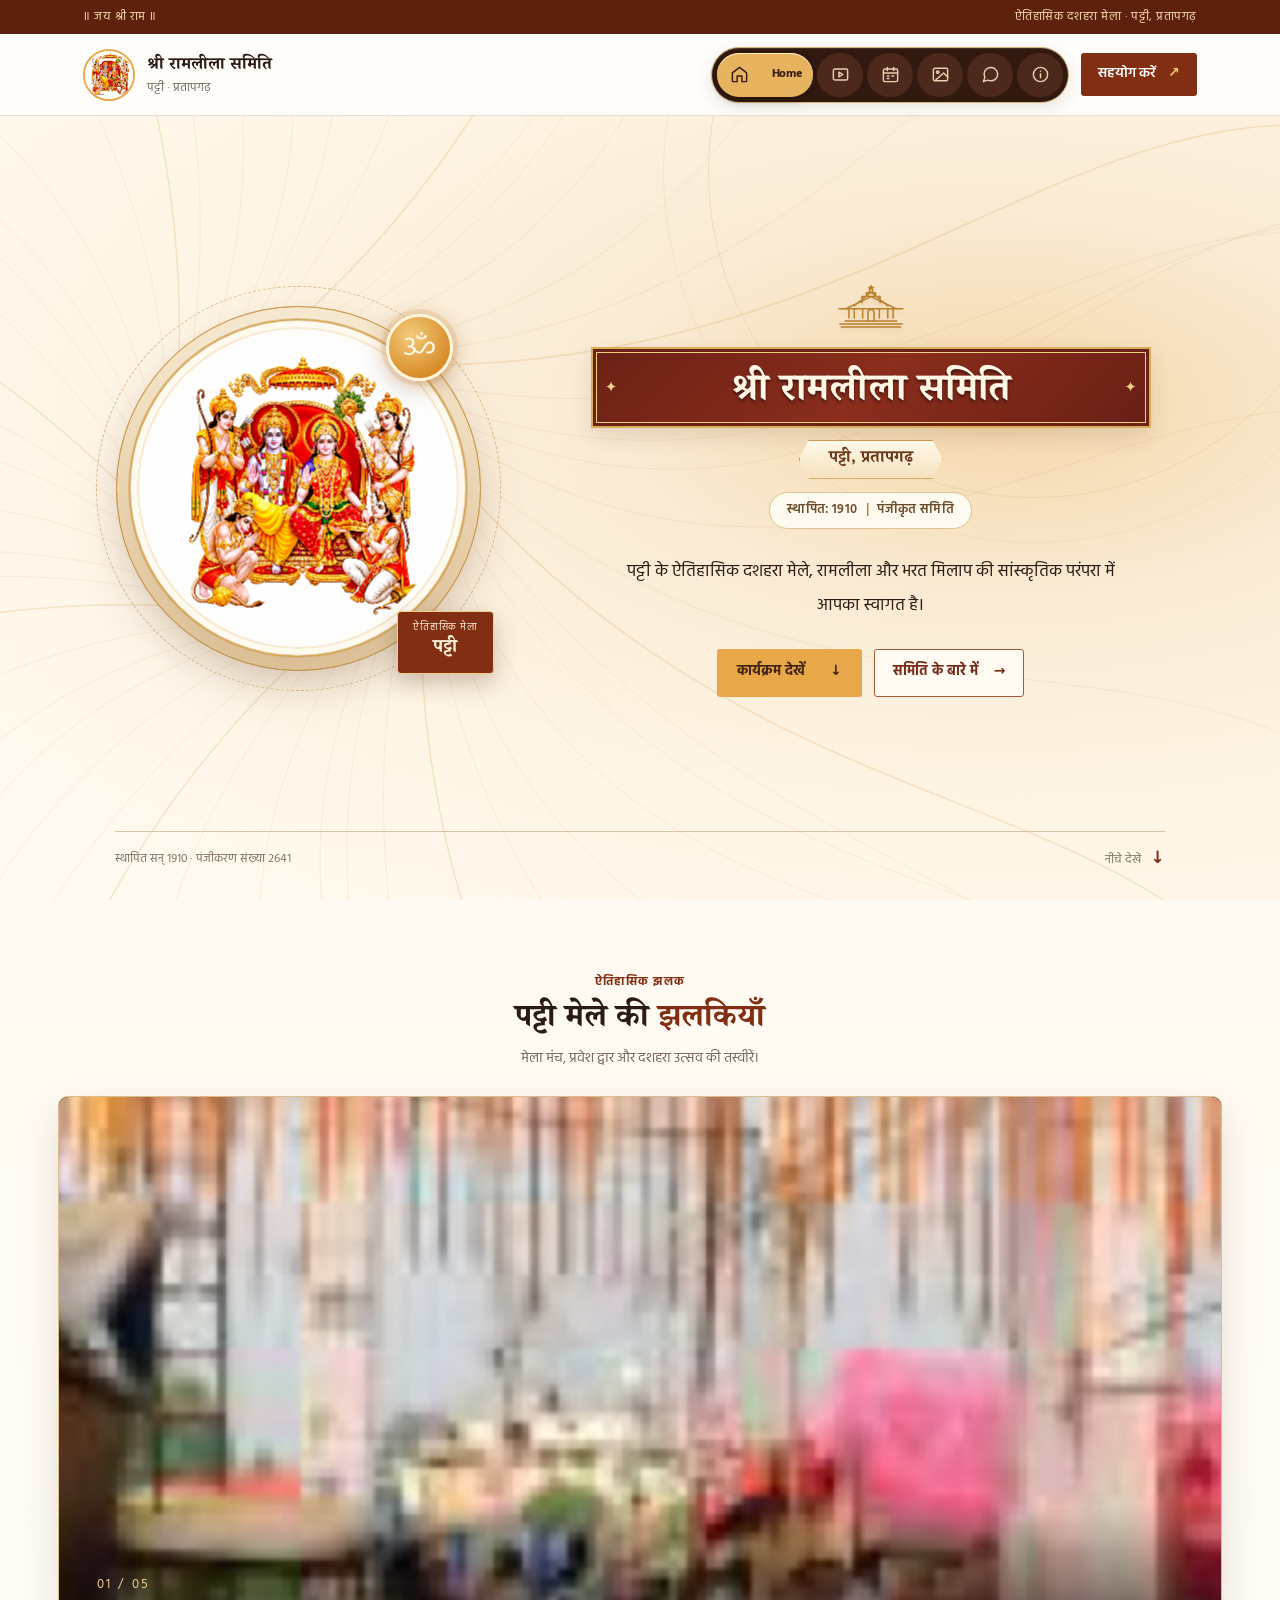
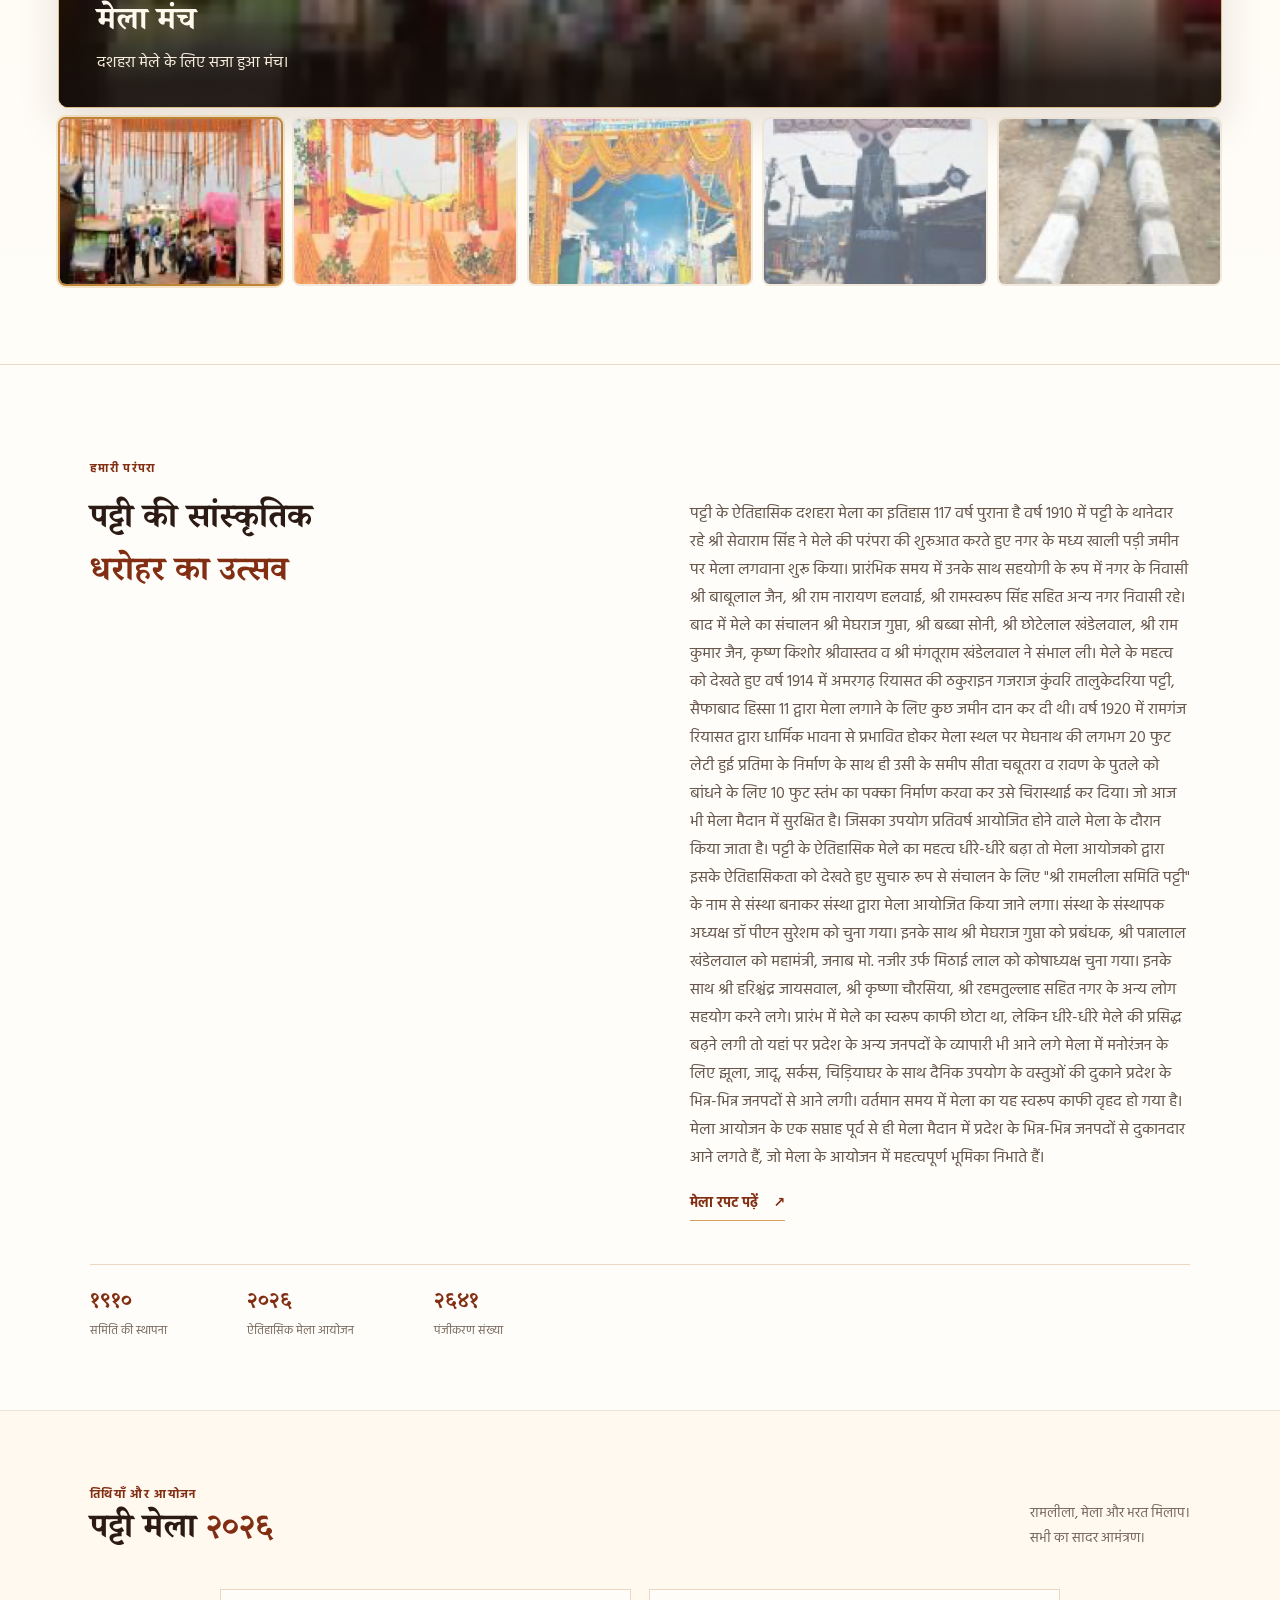
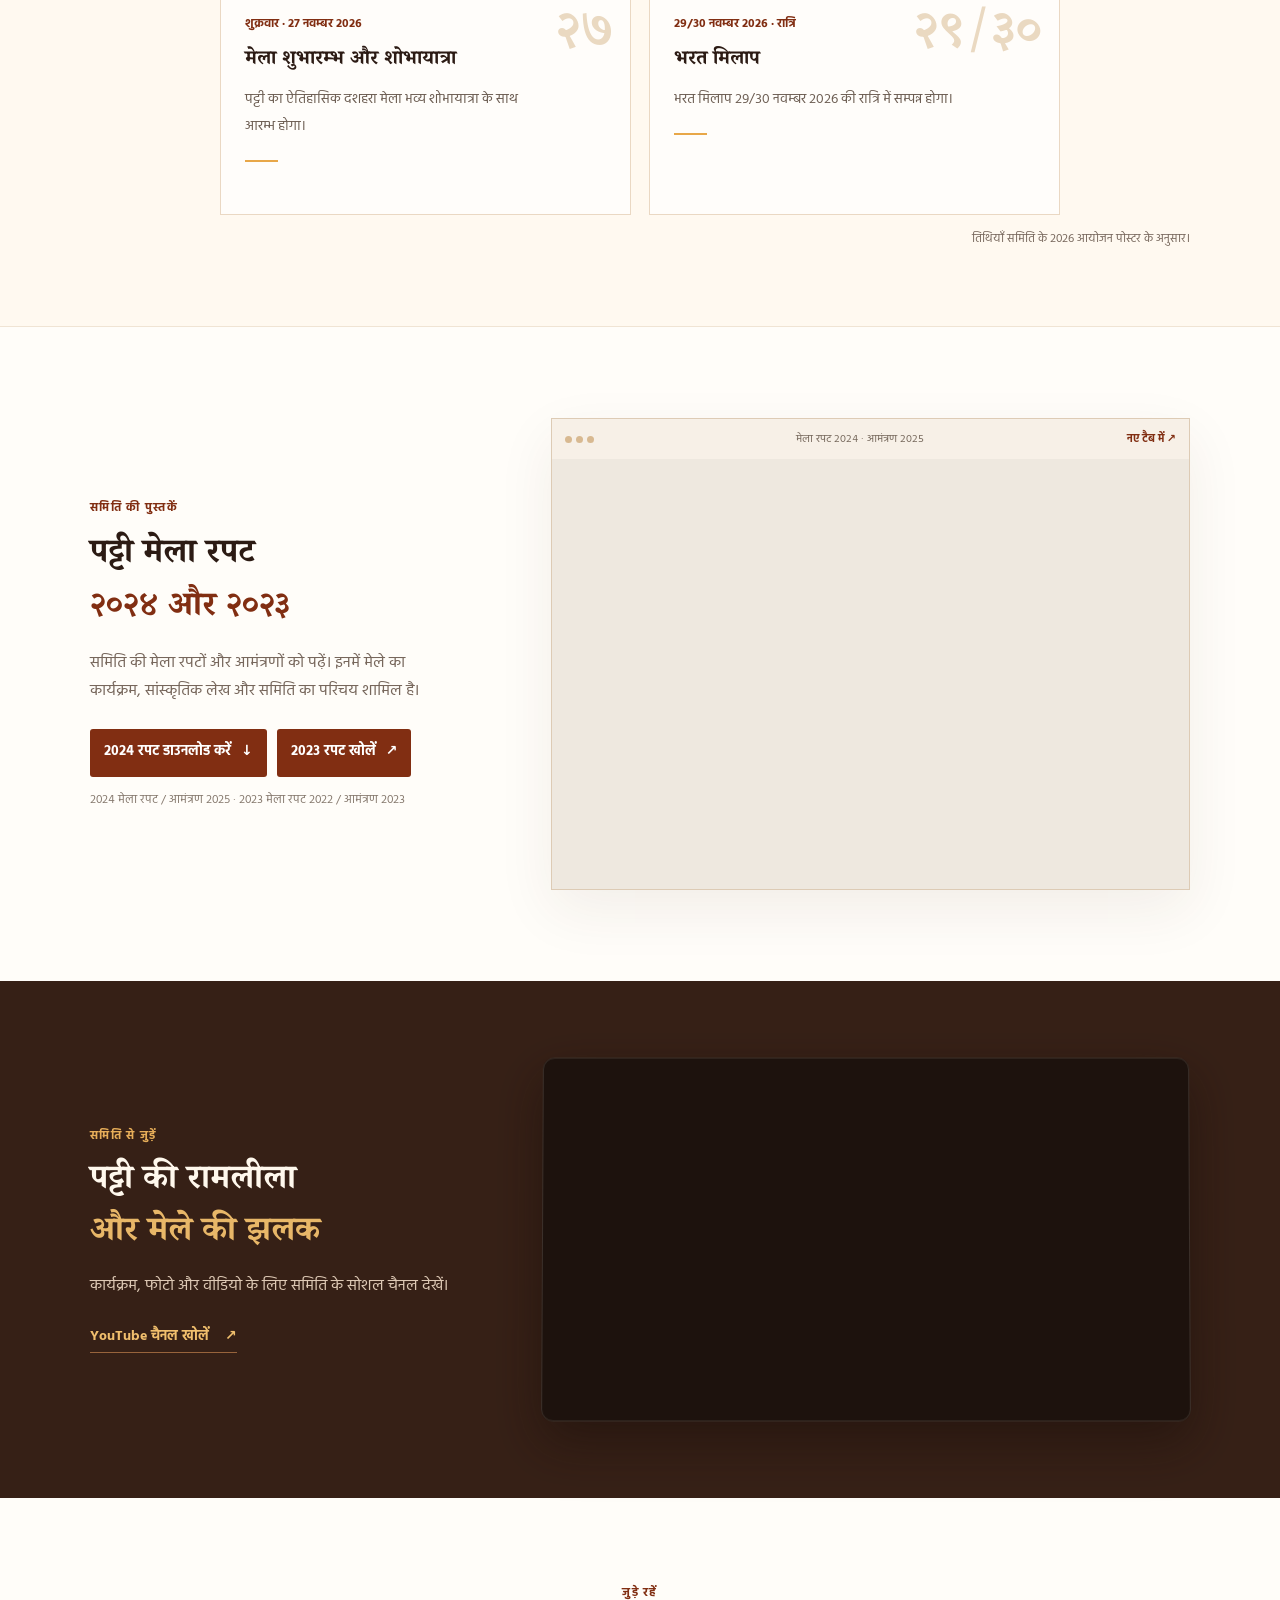
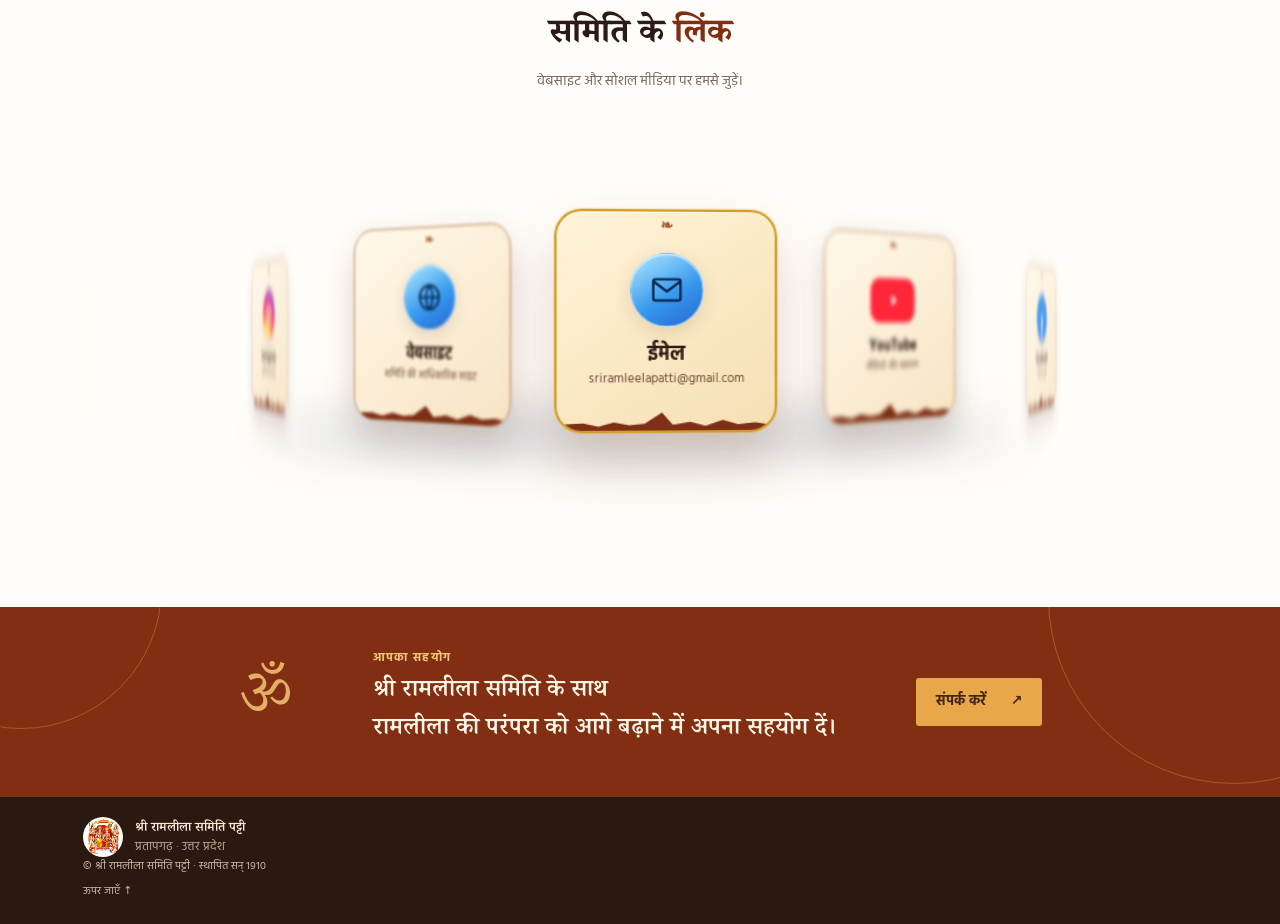
<file: index.html>
<!doctype html>
<html lang="hi">
<head><base id="site-base" href="/"><script>(function(){if(location.hostname.endsWith(".github.io")){var repo=location.pathname.split("/").filter(Boolean)[0];if(repo)document.getElementById("site-base").href="/"+repo+"/";}})();</script>
  <meta charset="utf-8">
  <meta name="viewport" content="width=device-width, initial-scale=1">
  <meta name="theme-color" content="#812e12">
  <meta name="description" content="श्री रामलीला समिति पट्टी, प्रतापगढ़ — ऐतिहासिक दशहरा मेला, रामलीला और भरत मिलाप।">
  <title>श्री रामलीला समिति पट्टी | प्रतापगढ़</title>
  <link rel="preconnect" href="https://fonts.googleapis.com">
  <link rel="preconnect" href="https://fonts.gstatic.com" crossorigin>
  <link href="https://fonts.googleapis.com/css2?family=Hind:wght@400;500;600;700&family=Noto+Sans+Devanagari:wght@700&family=Noto+Serif+Devanagari:wght@500;600;700&display=swap" rel="stylesheet">
  <link rel="stylesheet" href="style.css"><link rel="stylesheet" href="streaming-text.css?v=2">
  <link rel="stylesheet" href="pages.css?v=2">
  <link rel="stylesheet" href="home-art.css?v=17">
  <script src="script.js?v=11" defer></script>
  <script src="home-image-wheel.js?v=2" defer></script>
<link rel="stylesheet" href="apple-mail-tabs.css?v=7"></head>
<body>
  <div class="announcement"><span>॥ जय श्री राम ॥</span><span>ऐतिहासिक दशहरा मेला · पट्टी, प्रतापगढ़</span></div>
  <header class="site-header">
    <a class="brand" href="#home" aria-label="मुखपृष्ठ">
      <img src="assets/ram-darbar-divine-royal-assembly.png" alt="राम दरबार">
      <span><strong>श्री रामलीला समिति</strong><small>पट्टी · प्रतापगढ़</small></span>
    </a>
    <button class="nav-toggle" aria-label="मेन्यू खोलें" aria-expanded="false" aria-controls="site-nav"><span></span><span></span><span></span></button>
    <nav id="site-nav" class="nav">
      <a href="index.html">Home</a><a href="live/">Live Telecast</a><a href="schedule/">Schedule</a><a href="gallery/">Gallery</a><a href="contact/">Contact Us</a>
      <div class="nav-drop"><button type="button" aria-expanded="false">About Us <span>⌄</span></button><div class="nav-drop-menu"><a href="about/">About Us</a><a href="about/organizers/">Organizers</a><a href="about/members/">Members</a><a href="about/history/">History</a></div></div>
      <a class="nav-cta" href="index.html#donate">सहयोग करें <span>↗</span></a>
    </nav>
  </header>

  <main id="home">
    <section class="hero">
      <canvas class="hero-silk-canvas" aria-hidden="true"></canvas><div class="hero-copy">
        <div class="temple-mark" aria-hidden="true"><svg viewBox="0 0 100 66" fill="none" xmlns="http://www.w3.org/2000/svg"><g stroke="currentColor" stroke-width="2" stroke-linecap="round" stroke-linejoin="round"><path d="M9 54h82M16 50h68M21 46V34h58v12M17 34h66L50 18 17 34Z"/><path d="m28 30 22-18 22 18M38 26V18h24v8M44 18v-5h12v5M48 13V8h4v5M28 34v12m11-12v12m22-12v12m11-12v12M46 50V39a4 4 0 0 1 8 0v11M11 58h78M50 4v4m-3-2h6"/><path d="M8 34h9m66 0h9"/></g><path d="M50 2 48.6 5 50 8l1.4-3L50 2Z" fill="currentColor"/></svg></div>
        <div class="hero-title-plaque"><h1>श्री रामलीला समिति</h1></div>
        <p class="hero-location-ribbon">पट्टी, प्रतापगढ़</p>
        <p class="hero-location">स्थापित: 1910 <span aria-hidden="true">|</span> पंजीकृत समिति</p>
        <p class="hero-lead">पट्टी के ऐतिहासिक दशहरा मेले, रामलीला और भरत मिलाप की सांस्कृतिक परंपरा में आपका स्वागत है।</p>
        <div class="hero-actions"><a class="button button-gold" href="#schedule">कार्यक्रम देखें <span>↓</span></a><a class="text-link" href="#about">समिति के बारे में <span>→</span></a></div>
      </div>
      <div class="hero-art" aria-label="रामलीला महोत्सव"><div class="art-ring ring-one"></div><div class="art-ring ring-two"></div><div class="art-sun">ॐ</div><img src="assets/ram-darbar-divine-royal-assembly.png?v=2" alt="भगवान श्रीराम और राम दरबार"><canvas class="hero-ripple-canvas" aria-hidden="true"></canvas><div class="art-caption"><span>ऐतिहासिक मेला</span><strong>पट्टी</strong></div></div>
      <div class="hero-bottom"><span>स्थापित सन् १९१० · पंजीकरण संख्या २६४१</span><span class="scroll-cue">नीचे देखें <b>↓</b></span></div>
    </section>

    <section class="glide-section" aria-labelledby="glide-heading">
      <div class="section-wrap">
        <div class="glide-heading">
          <div class="section-kicker">ऐतिहासिक झलक</div>
          <h2 id="glide-heading">पट्टी मेले की <em>झलकियाँ</em></h2>
          <p>मेला मंच, प्रवेश द्वार और दशहरा उत्सव की तस्वीरें।</p>
        </div>
        <div class="image-glide" data-image-glide role="region" aria-label="पट्टी मेले की तस्वीरें">
          <div class="glide-stage" tabindex="0" role="group" aria-label="तस्वीर बदलने के लिए बाएँ या दाएँ तीर दबाएँ">
            <img class="glide-previous" src="assets/gallery/glide-01.jpg" alt="" aria-hidden="true" hidden>
            <img class="glide-active" src="assets/gallery/glide-01.jpg" alt="पट्टी मेले का सजा हुआ मंच">
            <span class="glide-light" aria-hidden="true"></span>
            <div class="glide-caption" aria-live="polite" aria-atomic="true">
              <span class="glide-count">01 / 05</span>
              <h3 class="glide-title">मेला मंच</h3>
              <p class="glide-description">दशहरा मेले के लिए सजा हुआ मंच।</p>
            </div>
          </div>
          <div class="glide-thumbnails" role="group" aria-label="तस्वीर चुनें">
            <button type="button" class="is-active" aria-label="मेला मंच दिखाएँ" aria-pressed="true" data-src="assets/gallery/glide-01.jpg" data-alt="पट्टी मेले का सजा हुआ मंच" data-title="मेला मंच" data-description="दशहरा मेले के लिए सजा हुआ मंच।"><img src="assets/gallery/glide-01.jpg" alt="" draggable="false"></button>
            <button type="button" aria-label="माता सीता चबूतरा दिखाएँ" aria-pressed="false" data-src="assets/gallery/glide-02.jpg" data-alt="माता सीता चबूतरा" data-title="माता सीता चबूतरा" data-description="मेले के मैदान में बना माता सीता चबूतरा।"><img src="assets/gallery/glide-02.jpg" alt="" draggable="false"></button>
            <button type="button" aria-label="मेला प्रवेश द्वार दिखाएँ" aria-pressed="false" data-src="assets/gallery/glide-03.jpg" data-alt="रोशनी से सजा मेला प्रवेश द्वार" data-title="मेला प्रवेश द्वार" data-description="रंगीन रोशनी और सजावट से सजा मेले का प्रवेश द्वार।"><img src="assets/gallery/glide-03.jpg" alt="" draggable="false"></button>
            <button type="button" aria-label="रावण दिखाएँ" aria-pressed="false" data-src="assets/gallery/glide-04.jpg" data-alt="दशहरा मेले में रावण का पुतला" data-title="रावण" data-description="दशहरा उत्सव के लिए तैयार रावण का पुतला।"><img src="assets/gallery/glide-04.jpg" alt="" draggable="false"></button>
            <button type="button" aria-label="कुंभकर्ण दिखाएँ" aria-pressed="false" data-src="assets/gallery/glide-05.jpg" data-alt="मेले के मैदान में कुंभकर्ण का पुतला" data-title="कुंभकर्ण" data-description="मेले के मैदान में रखा कुंभकर्ण का पुतला।"><img src="assets/gallery/glide-05.jpg" alt="" draggable="false"></button>
          </div>
        </div>
      </div>
    </section>

    <section id="about" class="intro section-wrap">
      <div class="section-kicker">हमारी परंपरा</div><div class="intro-grid"><h2>पट्टी की सांस्कृतिक<br><em>धरोहर का उत्सव</em></h2><div>
        <p>पट्टी के ऐतिहासिक दशहरा मेला का इतिहास 117 वर्ष पुराना है वर्ष 1910 में पट्टी के थानेदार रहे श्री सेवाराम सिंह ने मेले की परंपरा की शुरुआत करते हुए नगर के मध्य खाली पड़ी जमीन पर मेला लगवाना शुरू किया। प्रारंभिक समय में उनके साथ सहयोगी के रूप में नगर के निवासी श्री बाबूलाल जैन, श्री राम नारायण हलवाई, श्री रामस्वरूप सिंह सहित अन्य नगर निवासी रहे। बाद में मेले का संचालन श्री मेघराज गुप्ता, श्री बब्बा सोनी, श्री छोटेलाल खंडेलवाल, श्री राम कुमार जैन, कृष्ण किशोर श्रीवास्तव व श्री मंगतूराम खंडेलवाल ने संभाल ली। मेले के महत्व को देखते हुए वर्ष 1914 में अमरगढ़ रियासत की ठकुराइन गजराज कुंवरि तालुकेदरिया पट्टी, सैफाबाद हिस्सा 11 द्वारा मेला लगाने के लिए कुछ जमीन दान कर दी थी। वर्ष 1920 में रामगंज रियासत द्वारा धार्मिक भावना से प्रभावित होकर मेला स्थल पर मेघनाथ की लगभग 20 फुट लेटी हुई प्रतिमा के निर्माण के साथ ही उसी के समीप सीता चबूतरा व रावण के पुतले को बांधने के लिए 10 फुट स्तंभ का पक्का निर्माण करवा कर उसे चिरास्थाई कर दिया। जो आज भी मेला मैदान में सुरक्षित है। जिसका उपयोग प्रतिवर्ष आयोजित होने वाले मेला के दौरान किया जाता है। पट्टी के ऐतिहासिक मेले का महत्व धीरे-धीरे बढ़ा तो मेला आयोजको द्वारा इसके ऐतिहासिकता को देखते हुए सुचारु रूप से संचालन के लिए "श्री रामलीला समिति पट्टी" के नाम से संस्था बनाकर संस्था द्वारा मेला आयोजित किया जाने लगा। संस्था के संस्थापक अध्यक्ष डॉ पीएन सुरेशम को चुना गया। इनके साथ श्री मेघराज गुप्ता को प्रबंधक, श्री पन्नालाल खंडेलवाल को महामंत्री, जनाब मो. नजीर उर्फ मिठाई लाल को कोषाध्यक्ष चुना गया। इनके साथ श्री हरिश्चंद्र जायसवाल, श्री कृष्णा चौरसिया, श्री रहमतुल्लाह सहित नगर के अन्य लोग सहयोग करने लगे। प्रारंभ में मेले का स्वरूप काफी छोटा था, लेकिन धीरे-धीरे मेले की प्रसिद्ध बढ़ने लगी तो यहां पर प्रदेश के अन्य जनपदों के व्यापारी भी आने लगे मेला में मनोरंजन के लिए झूला, जादू, सर्कस, चिड़ियाघर के साथ दैनिक उपयोग के वस्तुओं की दुकाने प्रदेश के भिन्न-भिन्न जनपदों से आने लगी। वर्तमान समय में मेला का यह स्वरूप काफी वृहद हो गया है। मेला आयोजन के एक सप्ताह पूर्व से ही मेला मैदान में प्रदेश के भिन्न-भिन्न जनपदों से दुकानदार आने लगते हैं, जो मेला के आयोजन में महत्वपूर्ण भूमिका निभाते हैं।</p>
        <a class="underlined-link" href="#book">मेला रपट पढ़ें <span>↗</span></a>
      </div></div>
      <div class="stat-row"><div><strong>१९१०</strong><span>समिति की स्थापना</span></div><div><strong>२०२६</strong><span>ऐतिहासिक मेला आयोजन</span></div><div><strong>२६४१</strong><span>पंजीकरण संख्या</span></div></div>
    </section>

    <section id="schedule" class="schedule-section">
      <div class="section-wrap"><div class="section-heading"><div><div class="section-kicker">तिथियाँ और आयोजन</div><h2>पट्टी मेला <em>२०२६</em></h2></div><p>रामलीला, मेला और भरत मिलाप।<br>सभी का सादर आमंत्रण।</p></div>
        <div class="schedule-grid schedule-grid--current">
          <article class="day-card"><span class="day-number">२७</span><div class="day-date">शुक्रवार · २७ नवम्बर २०२६</div><h3>मेला शुभारम्भ और शोभायात्रा</h3><p>पट्टी का ऐतिहासिक दशहरा मेला भव्य शोभायात्रा के साथ आरम्भ होगा।</p><span class="card-rule"></span></article>
          <article class="day-card"><span class="day-number">२९/३०</span><div class="day-date">२९/३० नवम्बर २०२६ · रात्रि</div><h3>भरत मिलाप</h3><p>भरत मिलाप २९/३० नवम्बर २०२६ की रात्रि में सम्पन्न होगा।</p><span class="card-rule"></span></article>
        </div><p class="schedule-note">तिथियाँ समिति के २०२६ आयोजन पोस्टर के अनुसार।</p>
      </div>
    </section>

    <section id="book" class="book-section section-wrap">
      <div class="book-copy"><div class="section-kicker">समिति की पुस्तकें</div><h2>पट्टी मेला रपट<br><em>२०२४ और २०२३</em></h2><p>समिति की मेला रपटों और आमंत्रणों को पढ़ें। इनमें मेले का कार्यक्रम, सांस्कृतिक लेख और समिति का परिचय शामिल है।</p><div class="book-actions"><a class="button button-rust" href="assets/ramleela-book.pdf" download>२०२४ रपट डाउनलोड करें <span>↓</span></a><a class="button button-rust" href="assets/ramleela-report-2023.pdf" target="_blank" rel="noopener">२०२३ रपट खोलें <span>↗</span></a></div><p class="file-meta">२०२४ मेला रपट / आमंत्रण २०२५ · २०२३ मेला रपट २०२२ / आमंत्रण २०२३</p></div>
      <div class="book-viewer"><div class="viewer-bar"><span><i></i><i></i><i></i></span><span>मेला रपट २०२४ · आमंत्रण २०२५</span><a href="assets/ramleela-book.pdf" target="_blank" rel="noopener">नए टैब में ↗</a></div><iframe src="assets/ramleela-book.pdf#view=FitH" title="मेला रपट २०२४ और आमंत्रण २०२५"></iframe></div>
    </section>

    <section id="live" class="live-section"><div class="section-wrap live-grid"><div><div class="section-kicker">समिति से जुड़ें</div><h2>पट्टी की रामलीला<br><em>और मेले की झलक</em></h2><p>कार्यक्रम, फोटो और वीडियो के लिए समिति के सोशल चैनल देखें।</p><a class="underlined-link" href="https://youtube.com/@shriramleelasamitipattipbh?si=acNR0dxjiNUA_b0V" target="_blank" rel="noopener">YouTube चैनल खोलें <span>↗</span></a></div><div class="video-frame"><iframe src="https://www.youtube-nocookie.com/embed/SooBMOhCyf4?enablejsapi=1&amp;playsinline=1" title="रामलीला समिति का वीडियो" loading="lazy" referrerpolicy="strict-origin-when-cross-origin" allow="accelerometer; autoplay; clipboard-write; encrypted-media; gyroscope; picture-in-picture; web-share" allowfullscreen></iframe></div></div></section>

    <section id="contact" class="contact-section section-wrap"><div class="contact-heading"><div class="section-kicker">जुड़े रहें</div><h2>समिति के <em>लिंक</em></h2><p>वेबसाइट और सोशल मीडिया पर हमसे जुड़ें।</p></div><div class="social-wheel"><div class="social-wheel-stage" role="region" tabindex="0" aria-label="समिति की वेबसाइट और सोशल मीडिया लिंक। कार्ड खिसकाने के लिए ड्रैग करें या तीर कुंजियाँ दबाएँ।"><div class="social-grid">
      <a style="--wheel-angle:0deg" href="http://shriramleelasamitipatti.com" target="_blank" rel="noopener"><span class="social-icon social-icon--web" aria-hidden="true"><svg viewBox="0 0 24 24"><circle cx="12" cy="12" r="9"/><path d="M3 12h18M12 3a15 15 0 0 1 0 18M12 3a15 15 0 0 0 0 18"/></svg></span><span><b>वेबसाइट</b><small>समिति की आधिकारिक साइट</small></span></a>
      <a style="--wheel-angle:51.43deg" href="mailto:sriramleelapatti@gmail.com"><span class="social-icon social-icon--mail" aria-hidden="true"><svg viewBox="0 0 24 24"><rect x="3" y="5" width="18" height="14" rx="1.5"/><path d="m4 7 8 6 8-6"/></svg></span><span><b>ईमेल</b><small>sriramleelapatti@gmail.com</small></span></a>
      <a style="--wheel-angle:102.86deg" href="https://youtube.com/@shriramleelasamitipattipbh?si=acNR0dxjiNUA_b0V" target="_blank" rel="noopener"><span class="social-icon social-icon--youtube" aria-hidden="true"><svg viewBox="0 0 24 24"><path d="m10 8 6 4-6 4z" fill="currentColor" stroke="none"/></svg></span><span><b>YouTube</b><small>वीडियो और प्रसारण</small></span></a>
      <a style="--wheel-angle:154.29deg" href="https://www.instagram.com/patti_sriramleela_samiti?psln=cjg3OWozMjIza3Nz&amp;utm_source=qr" target="_blank" rel="noopener"><span class="social-icon social-icon--instagram" aria-hidden="true"><svg viewBox="0 0 24 24"><rect x="3.5" y="3.5" width="17" height="17" rx="5"/><circle cx="12" cy="12" r="4"/><circle cx="17.7" cy="6.5" r=".8" fill="currentColor" stroke="none"/></svg></span><span><b>Instagram</b><small>तस्वीरें और समाचार</small></span></a>
      <a style="--wheel-angle:205.71deg" href="https://x.com/sriramlilapatti?s=11" target="_blank" rel="noopener"><span class="social-icon social-icon--x" aria-hidden="true">𝕏</span><span><b>X / Twitter</b><small>समिति के अपडेट</small></span></a>
      <a style="--wheel-angle:257.14deg" href="https://www.facebook.com/share/1cJonxC7UV/?mibextid=wwXIfr" target="_blank" rel="noopener"><span class="social-icon social-icon--facebook" aria-hidden="true">f</span><span><b>Facebook</b><small>हमारे साथ जुड़ें</small></span></a>
      <a style="--wheel-angle:308.57deg" href="https://api.whatsapp.com/send?phone=8052890134&amp;text=%F0%9F%99%8F%20%E0%A4%9C%E0%A4%AF%20%E0%A4%B6%E0%A5%8D%E0%A4%B0%E0%A5%80%20%E0%A4%B0%E0%A4%BE%E0%A4%AE%20%F0%9F%99%8F" target="_blank" rel="noopener"><span class="social-icon social-icon--whatsapp" aria-hidden="true"><svg viewBox="0 0 24 24"><path d="M20 11.6a8 8 0 0 1-11.8 7L4 20l1.4-4A8 8 0 1 1 20 11.6Z"/><path d="M9 8.2c.3-.5.6-.5.9-.5l.6 1.5-.7.8c.6 1.3 1.6 2.2 2.8 2.8l.8-.8 1.5.7c.1.3 0 .8-.4 1.1-.6.5-1.4.5-2.5.1-2.2-.8-4.2-2.8-4.7-4.5-.3-.7-.1-1.5.3-2Z"/></svg></span><span><b>WhatsApp</b><small>समिति को संदेश भेजें</small></span></a>
    </div></div></div></section>
    <section id="donate" class="donate-banner"><span class="donate-om">ॐ</span><div><div class="section-kicker">आपका सहयोग</div><h2>श्री रामलीला समिति के साथ<br>रामलीला की परंपरा को आगे बढ़ाने में अपना सहयोग दें।</h2></div><a class="button button-gold" href="https://api.whatsapp.com/send?phone=8052890134&amp;text=%F0%9F%99%8F%20%E0%A4%9C%E0%A4%AF%20%E0%A4%B6%E0%A5%8D%E0%A4%B0%E0%A5%80%20%E0%A4%B0%E0%A4%BE%E0%A4%AE%20%F0%9F%99%8F" target="_blank" rel="noopener">संपर्क करें <span>↗</span></a></section>
  </main>
  <footer class="site-footer">
    <div class="site-footer-meta">
      <a class="footer-brand" href="#home"><img src="assets/ram-darbar-divine-royal-assembly.png" alt=""><span><b>श्री रामलीला समिति पट्टी</b><small>प्रतापगढ़ · उत्तर प्रदेश</small></span></a>
      <p>© श्री रामलीला समिति पट्टी · स्थापित सन् १९१०</p>
      <a class="back-top" href="#home">ऊपर जाएँ ↑</a>
    </div>
  </footer>
</body>
</html>
</file>
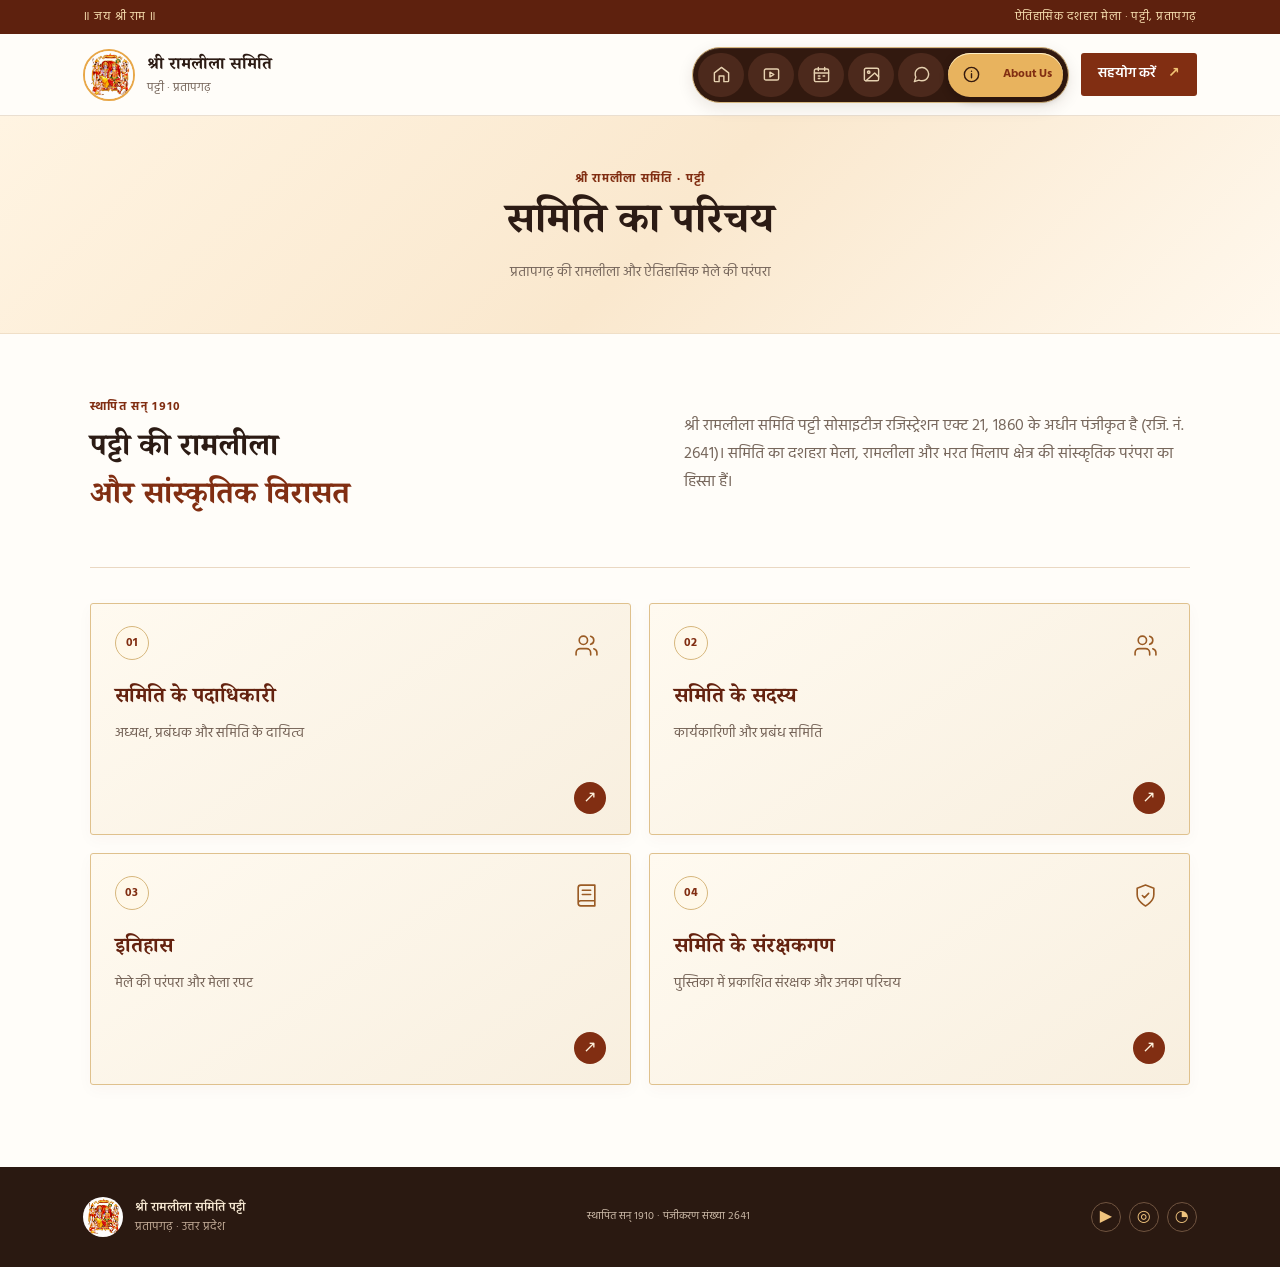
<file: about/index.html>
<!doctype html>
<html lang="hi"><head><base id="site-base" href="/"><script>(function(){if(location.hostname.endsWith(".github.io")){var repo=location.pathname.split("/").filter(Boolean)[0];if(repo)document.getElementById("site-base").href="/"+repo+"/";}})();</script><meta charset="utf-8"><meta name="viewport" content="width=device-width, initial-scale=1"><meta name="theme-color" content="#812e12"><meta name="description" content="श्री रामलीला समिति पट्टी, प्रतापगढ़ — कार्यक्रम, मेला रपट और संपर्क।"><title>समिति का परिचय | श्री रामलीला समिति पट्टी</title><link rel="preconnect" href="https://fonts.googleapis.com"><link rel="preconnect" href="https://fonts.gstatic.com" crossorigin><link href="https://fonts.googleapis.com/css2?family=Hind:wght@400;500;600;700&family=Noto+Serif+Devanagari:wght@500;600;700&display=swap" rel="stylesheet"><link rel="stylesheet" href="style.css"><link rel="stylesheet" href="apple-mail-tabs.css?v=7"><link rel="stylesheet" href="pages.css?v=gallery-media-1"><script src="script.js?v=11" defer></script></head>
<body><div class="announcement"><span>॥ जय श्री राम ॥</span><span>ऐतिहासिक दशहरा मेला · पट्टी, प्रतापगढ़</span></div>
<header class="site-header"><a class="brand" href="index.html" aria-label="मुखपृष्ठ"><img src="assets/ram-darbar-divine-royal-assembly.png" alt="राम दरबार"><span><strong>श्री रामलीला समिति</strong><small>पट्टी · प्रतापगढ़</small></span></a><button class="nav-toggle" aria-label="मेन्यू खोलें" aria-expanded="false" aria-controls="site-nav"><span></span><span></span><span></span></button>
<nav id="site-nav" class="nav"><a href="index.html">Home</a><a href="live/">Live Telecast</a><a href="schedule/">Schedule</a><a href="gallery/">Gallery</a><a href="contact/">Contact Us</a><div class="nav-drop"><button type="button" aria-expanded="false">About Us <span>⌄</span></button><div class="nav-drop-menu"><a href="about/">About Us</a><a href="about/organizers/">Organizers</a><a href="about/members/">Members</a><a href="about/history/">History</a></div></div><a class="nav-cta" href="index.html#donate">सहयोग करें <span>↗</span></a></nav></header>
<main><section class="page-hero"><div class="section-kicker">श्री रामलीला समिति · पट्टी</div><h1>समिति का परिचय</h1><p>प्रतापगढ़ की रामलीला और ऐतिहासिक मेले की परंपरा</p></section><section class="page-wrap"><div class="about-lead"><div><div class="section-kicker">स्थापित सन् १९१०</div><h2>पट्टी की रामलीला<br><em>और सांस्कृतिक विरासत</em></h2></div><p>श्री रामलीला समिति पट्टी सोसाइटीज रजिस्ट्रेशन एक्ट 21, 1860 के अधीन पंजीकृत है (रजि. नं. 2641)। समिति का दशहरा मेला, रामलीला और भरत मिलाप क्षेत्र की सांस्कृतिक परंपरा का हिस्सा हैं।</p></div><div class="about-links"><a href="about/organizers/"><span class="about-card-number">01</span><span class="about-card-icon" aria-hidden="true"><svg viewBox="0 0 24 24"><path d="M16 21v-2a4 4 0 0 0-4-4H6a4 4 0 0 0-4 4v2M9 11a4 4 0 1 0 0-8 4 4 0 0 0 0 8ZM22 21v-2a4 4 0 0 0-3-3.87M16 3.13a4 4 0 0 1 0 7.75"/></svg></span><b>समिति के पदाधिकारी</b><small>अध्यक्ष, प्रबंधक और समिति के दायित्व</small><i aria-hidden="true">↗</i></a><a href="about/members/"><span class="about-card-number">02</span><span class="about-card-icon" aria-hidden="true"><svg viewBox="0 0 24 24"><path d="M16 21v-2a4 4 0 0 0-4-4H6a4 4 0 0 0-4 4v2M9 11a4 4 0 1 0 0-8 4 4 0 0 0 0 8ZM22 21v-2a4 4 0 0 0-3-3.87M16 3.13a4 4 0 0 1 0 7.75"/></svg></span><b>समिति के सदस्य</b><small>कार्यकारिणी और प्रबंध समिति</small><i aria-hidden="true">↗</i></a><a href="about/history/"><span class="about-card-number">03</span><span class="about-card-icon" aria-hidden="true"><svg viewBox="0 0 24 24"><path d="M4 19.5A2.5 2.5 0 0 1 6.5 17H20M6.5 2H20v20H6.5A2.5 2.5 0 0 1 4 19.5v-15A2.5 2.5 0 0 1 6.5 2ZM8 7h8M8 11h8"/></svg></span><b>इतिहास</b><small>मेले की परंपरा और मेला रपट</small><i aria-hidden="true">↗</i></a><a href="about/guardians/"><span class="about-card-number">04</span><span class="about-card-icon" aria-hidden="true"><svg viewBox="0 0 24 24"><path d="M12 22s8-4 8-11V5l-8-3-8 3v6c0 7 8 11 8 11Z"/><path d="m9 12 2 2 4-4"/></svg></span><b>समिति के संरक्षकगण</b><small>पुस्तिका में प्रकाशित संरक्षक और उनका परिचय</small><i aria-hidden="true">↗</i></a></div></section></main>
<footer class="site-footer"><a class="footer-brand" href="index.html"><img src="assets/ram-darbar-divine-royal-assembly.png" alt=""><span><b>श्री रामलीला समिति पट्टी</b><small>प्रतापगढ़ · उत्तर प्रदेश</small></span></a><p>स्थापित सन् १९१० · पंजीकरण संख्या २६४१</p><div class="footer-social"><a href="https://youtube.com/@shriramleelasamitipattipbh?si=acNR0dxjiNUA_b0V" aria-label="YouTube">▶</a><a href="https://www.instagram.com/patti_sriramleela_samiti?psln=cjg3OWozMjIza3Nz&amp;utm_source=qr" aria-label="Instagram">◎</a><a href="https://api.whatsapp.com/send?phone=8052890134&amp;text=%F0%9F%99%8F%20%E0%A4%9C%E0%A4%AF%20%E0%A4%B6%E0%A5%8D%E0%A4%B0%E0%A5%80%20%E0%A4%B0%E0%A4%BE%E0%A4%AE%20%F0%9F%99%8F" aria-label="WhatsApp">◔</a></div></footer></body></html>
</file>
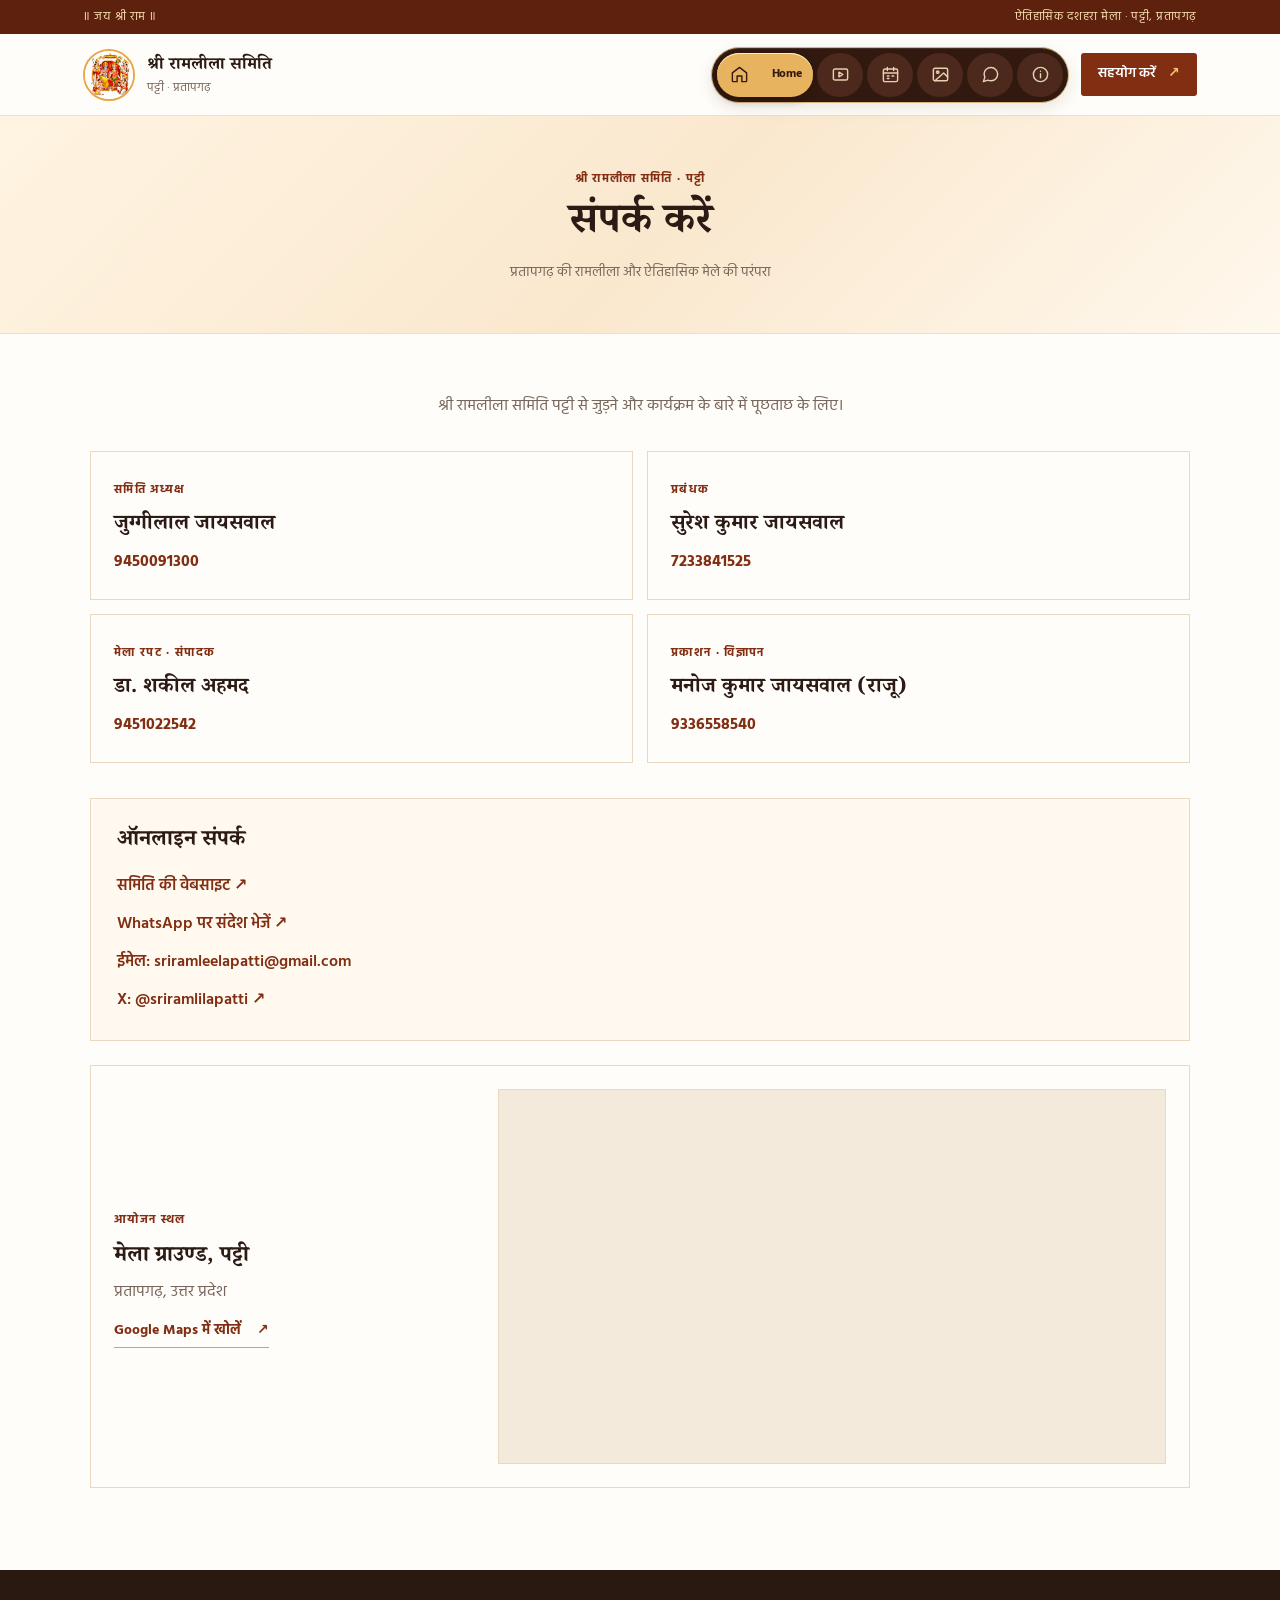
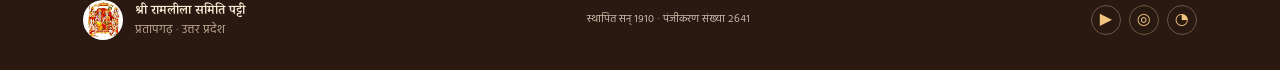
<file: contact/index.html>
<!doctype html>
<html lang="hi"><head><base id="site-base" href="/"><script>(function(){if(location.hostname.endsWith(".github.io")){var repo=location.pathname.split("/").filter(Boolean)[0];if(repo)document.getElementById("site-base").href="/"+repo+"/";}})();</script><meta charset="utf-8"><meta name="viewport" content="width=device-width, initial-scale=1"><meta name="theme-color" content="#812e12"><meta name="description" content="श्री रामलीला समिति पट्टी, प्रतापगढ़ — कार्यक्रम, मेला रपट और संपर्क।"><title>संपर्क करें | श्री रामलीला समिति पट्टी</title><link rel="preconnect" href="https://fonts.googleapis.com"><link rel="preconnect" href="https://fonts.gstatic.com" crossorigin><link href="https://fonts.googleapis.com/css2?family=Hind:wght@400;500;600;700&family=Noto+Serif+Devanagari:wght@500;600;700&display=swap" rel="stylesheet"><link rel="stylesheet" href="style.css"><link rel="stylesheet" href="apple-mail-tabs.css?v=7"><link rel="stylesheet" href="pages.css?v=gallery-media-1"><script src="script.js?v=11" defer></script></head>
<body><div class="announcement"><span>॥ जय श्री राम ॥</span><span>ऐतिहासिक दशहरा मेला · पट्टी, प्रतापगढ़</span></div>
<header class="site-header"><a class="brand" href="index.html" aria-label="मुखपृष्ठ"><img src="assets/ram-darbar-divine-royal-assembly.png" alt="राम दरबार"><span><strong>श्री रामलीला समिति</strong><small>पट्टी · प्रतापगढ़</small></span></a><button class="nav-toggle" aria-label="मेन्यू खोलें" aria-expanded="false" aria-controls="site-nav"><span></span><span></span><span></span></button>
<nav id="site-nav" class="nav"><a href="index.html">Home</a><a href="live/">Live Telecast</a><a href="schedule/">Schedule</a><a href="gallery/">Gallery</a><a href="contact/" aria-current="page">Contact Us</a><div class="nav-drop"><button type="button" aria-expanded="false">About Us <span>⌄</span></button><div class="nav-drop-menu"><a href="about/">About Us</a><a href="about/organizers/">Organizers</a><a href="about/members/">Members</a><a href="about/history/">History</a></div></div><a class="nav-cta" href="index.html#donate">सहयोग करें <span>↗</span></a></nav></header>
<main><section class="page-hero"><div class="section-kicker">श्री रामलीला समिति · पट्टी</div><h1>संपर्क करें</h1><p>प्रतापगढ़ की रामलीला और ऐतिहासिक मेले की परंपरा</p></section><section class="page-wrap"><p class="page-intro">श्री रामलीला समिति पट्टी से जुड़ने और कार्यक्रम के बारे में पूछताछ के लिए।</p><div class="contact-grid"><article class="contact-card"><span class="section-kicker">समिति अध्यक्ष</span><h2>जुग्गीलाल जायसवाल</h2><a href="tel:9450091300">9450091300</a></article><article class="contact-card"><span class="section-kicker">प्रबंधक</span><h2>सुरेश कुमार जायसवाल</h2><a href="tel:7233841525">7233841525</a></article><article class="contact-card"><span class="section-kicker">मेला रपट · संपादक</span><h2>डा. शकील अहमद</h2><a href="tel:9451022542">9451022542</a></article><article class="contact-card"><span class="section-kicker">प्रकाशन · विज्ञापन</span><h2>मनोज कुमार जायसवाल (राजू)</h2><a href="tel:9336558540">9336558540</a></article></div><div class="contact-links"><h2>ऑनलाइन संपर्क</h2><a href="http://shriramleelasamitipatti.com" target="_blank" rel="noopener">समिति की वेबसाइट ↗</a><a href="https://api.whatsapp.com/send?phone=8052890134&amp;text=%F0%9F%99%8F%20%E0%A4%9C%E0%A4%AF%20%E0%A4%B6%E0%A5%8D%E0%A4%B0%E0%A5%80%20%E0%A4%B0%E0%A4%BE%E0%A4%AE%20%F0%9F%99%8F" target="_blank" rel="noopener">WhatsApp पर संदेश भेजें ↗</a><a href="mailto:sriramleelapatti@gmail.com">ईमेल: sriramleelapatti@gmail.com</a><a href="https://x.com/sriramlilapatti" target="_blank" rel="noopener">X: @sriramlilapatti ↗</a></div><article class="venue-card"><div><span class="section-kicker">आयोजन स्थल</span><h2>मेला ग्राउण्ड, पट्टी</h2><p>प्रतापगढ़, उत्तर प्रदेश</p><a class="underlined-link" href="https://www.google.com/maps/search/?api=1&amp;query=Mela+Ground%2C+Patti%2C+Pratapgarh%2C+Uttar+Pradesh" target="_blank" rel="noopener">Google Maps में खोलें <span>↗</span></a></div><div class="map-frame"><iframe src="https://www.google.com/maps?q=Mela+Ground%2C+Patti%2C+Pratapgarh%2C+Uttar+Pradesh&amp;output=embed" title="मेला ग्राउण्ड, पट्टी, प्रतापगढ़ का मानचित्र" loading="lazy" referrerpolicy="no-referrer-when-downgrade" allowfullscreen></iframe></div></article></section></main>
<footer class="site-footer"><a class="footer-brand" href="index.html"><img src="assets/ram-darbar-divine-royal-assembly.png" alt=""><span><b>श्री रामलीला समिति पट्टी</b><small>प्रतापगढ़ · उत्तर प्रदेश</small></span></a><p>स्थापित सन् १९१० · पंजीकरण संख्या २६४१</p><div class="footer-social"><a href="https://youtube.com/@shriramleelasamitipattipbh?si=acNR0dxjiNUA_b0V" aria-label="YouTube">▶</a><a href="https://www.instagram.com/patti_sriramleela_samiti?psln=cjg3OWozMjIza3Nz&amp;utm_source=qr" aria-label="Instagram">◎</a><a href="https://api.whatsapp.com/send?phone=8052890134&amp;text=%F0%9F%99%8F%20%E0%A4%9C%E0%A4%AF%20%E0%A4%B6%E0%A5%8D%E0%A4%B0%E0%A5%80%20%E0%A4%B0%E0%A4%BE%E0%A4%AE%20%F0%9F%99%8F" aria-label="WhatsApp">◔</a></div></footer></body></html>
</file>
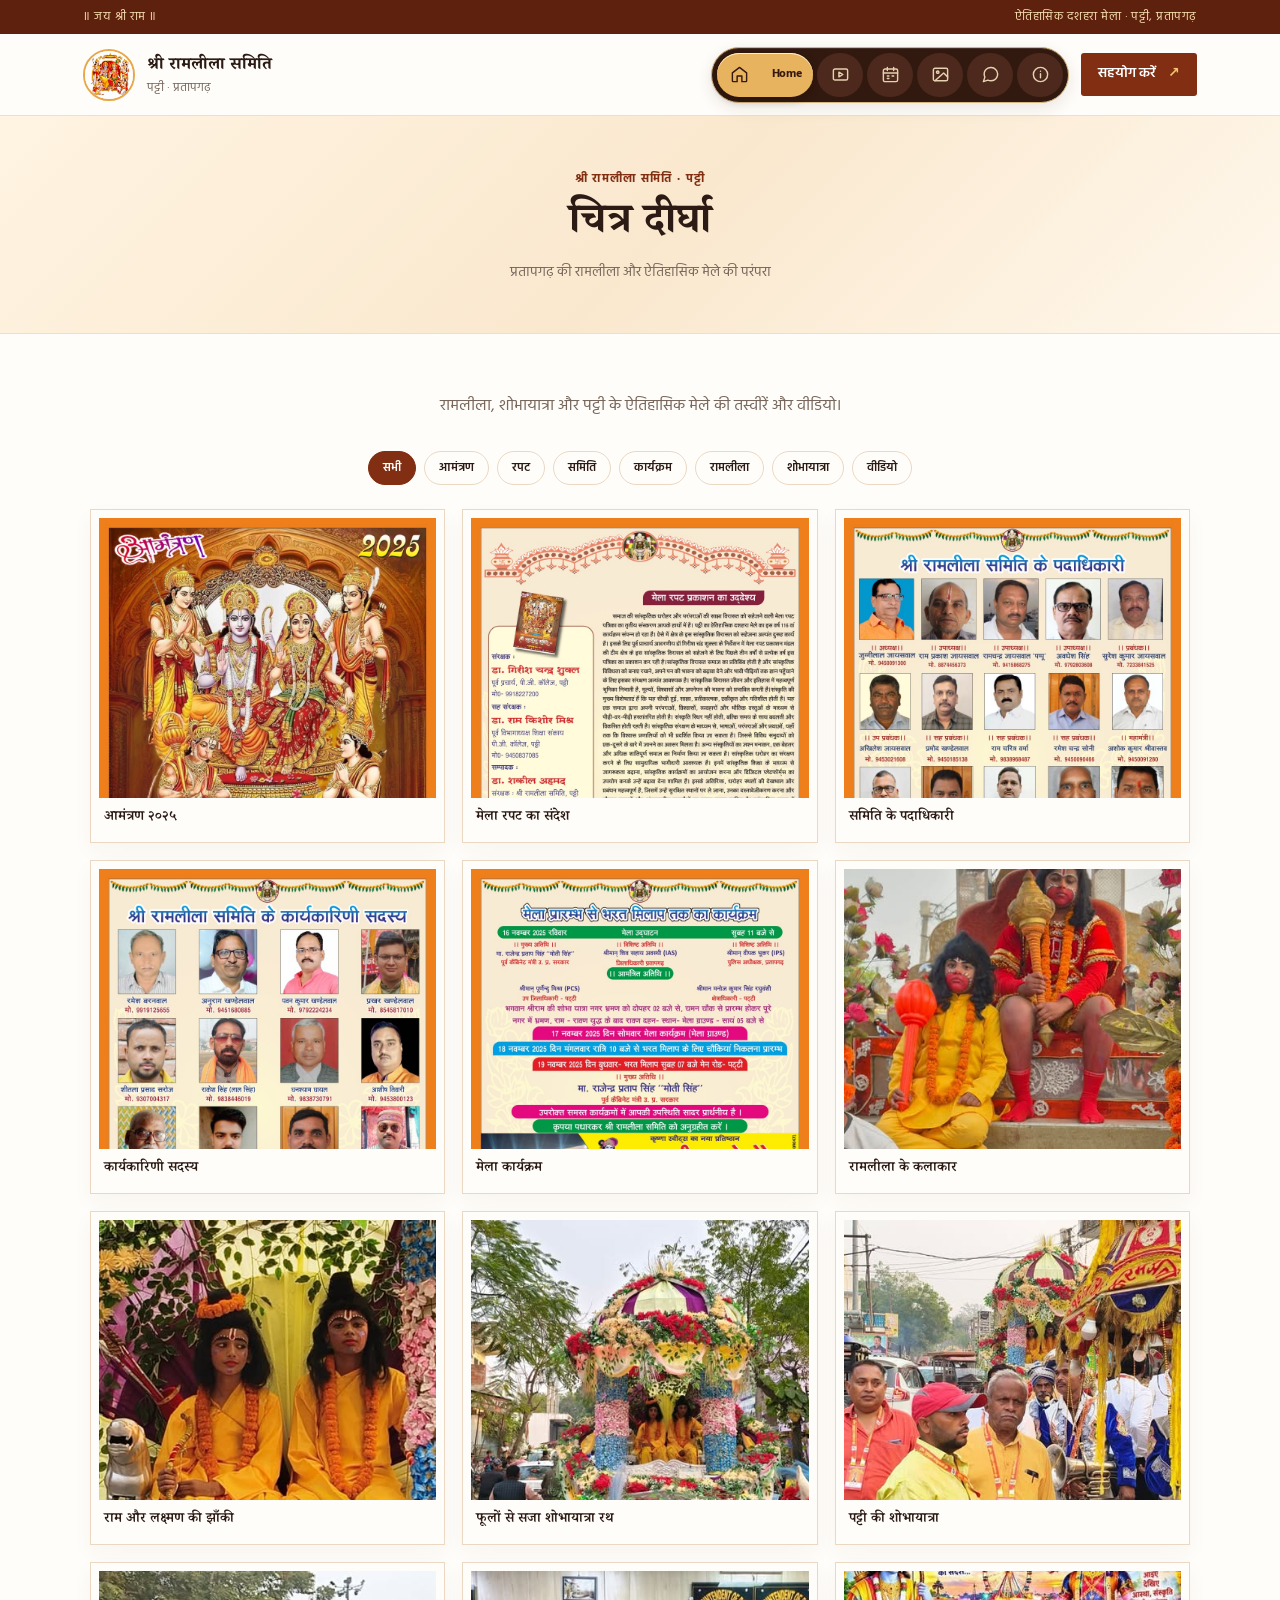
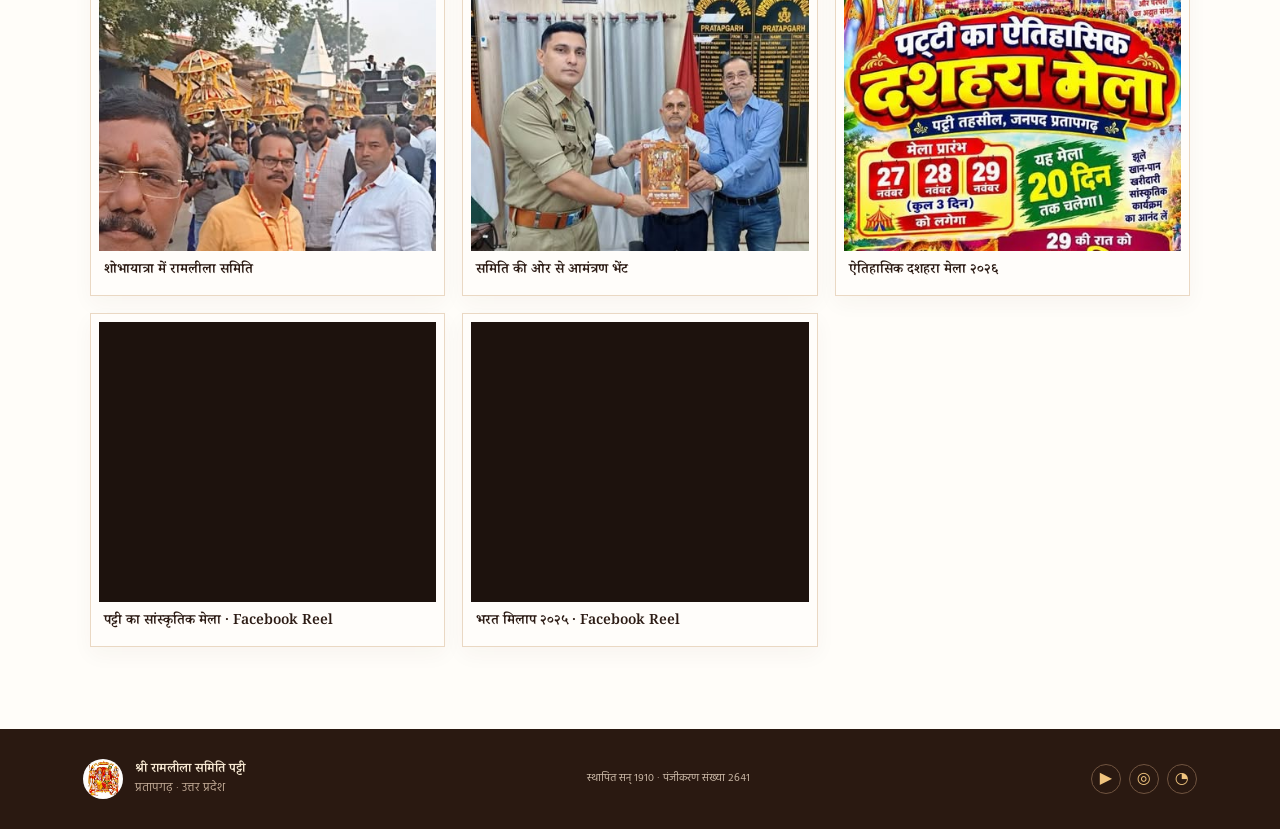
<file: gallery/index.html>
<!doctype html>
<html lang="hi"><head><base id="site-base" href="/"><script>(function(){if(location.hostname.endsWith(".github.io")){var repo=location.pathname.split("/").filter(Boolean)[0];if(repo)document.getElementById("site-base").href="/"+repo+"/";}})();</script><meta charset="utf-8"><meta name="viewport" content="width=device-width, initial-scale=1"><meta name="theme-color" content="#812e12"><meta name="description" content="श्री रामलीला समिति पट्टी, प्रतापगढ़ — कार्यक्रम, मेला रपट और संपर्क।"><title>चित्र दीर्घा | श्री रामलीला समिति पट्टी</title><link rel="preconnect" href="https://fonts.googleapis.com"><link rel="preconnect" href="https://fonts.gstatic.com" crossorigin><link href="https://fonts.googleapis.com/css2?family=Hind:wght@400;500;600;700&family=Noto+Serif+Devanagari:wght@500;600;700&display=swap" rel="stylesheet"><link rel="stylesheet" href="style.css"><link rel="stylesheet" href="apple-mail-tabs.css?v=7"><link rel="stylesheet" href="pages.css?v=gallery-media-1"><script src="script.js?v=11" defer></script></head>
<body><div class="announcement"><span>॥ जय श्री राम ॥</span><span>ऐतिहासिक दशहरा मेला · पट्टी, प्रतापगढ़</span></div>
<header class="site-header"><a class="brand" href="index.html" aria-label="मुखपृष्ठ"><img src="assets/ram-darbar-divine-royal-assembly.png" alt="राम दरबार"><span><strong>श्री रामलीला समिति</strong><small>पट्टी · प्रतापगढ़</small></span></a><button class="nav-toggle" aria-label="मेन्यू खोलें" aria-expanded="false" aria-controls="site-nav"><span></span><span></span><span></span></button>
<nav id="site-nav" class="nav"><a href="index.html">Home</a><a href="live/">Live Telecast</a><a href="schedule/">Schedule</a><a href="gallery/" aria-current="page">Gallery</a><a href="contact/">Contact Us</a><div class="nav-drop"><button type="button" aria-expanded="false">About Us <span>⌄</span></button><div class="nav-drop-menu"><a href="about/">About Us</a><a href="about/organizers/">Organizers</a><a href="about/members/">Members</a><a href="about/history/">History</a></div></div><a class="nav-cta" href="index.html#donate">सहयोग करें <span>↗</span></a></nav></header>
<main><section class="page-hero"><div class="section-kicker">श्री रामलीला समिति · पट्टी</div><h1>चित्र दीर्घा</h1><p>प्रतापगढ़ की रामलीला और ऐतिहासिक मेले की परंपरा</p></section><section class="page-wrap"><p class="page-intro">रामलीला, शोभायात्रा और पट्टी के ऐतिहासिक मेले की तस्वीरें और वीडियो।</p><div class="gallery-filters" aria-label="चित्र श्रेणियाँ"><button type="button" data-filter="सभी" aria-pressed="true">सभी</button><button type="button" data-filter="आमंत्रण" aria-pressed="false">आमंत्रण</button><button type="button" data-filter="रपट" aria-pressed="false">रपट</button><button type="button" data-filter="समिति" aria-pressed="false">समिति</button><button type="button" data-filter="कार्यक्रम" aria-pressed="false">कार्यक्रम</button><button type="button" data-filter="रामलीला" aria-pressed="false">रामलीला</button><button type="button" data-filter="शोभायात्रा" aria-pressed="false">शोभायात्रा</button><button type="button" data-filter="वीडियो" aria-pressed="false">वीडियो</button></div><div class="album-grid"><figure class="album-card" data-category="आमंत्रण"><a href="assets/gallery/page-1.jpg" target="_blank" rel="noopener"><img src="assets/gallery/page-1.jpg" alt="आमंत्रण २०२५" loading="lazy"></a><figcaption>आमंत्रण २०२५</figcaption></figure><figure class="album-card" data-category="रपट"><a href="assets/gallery/page-3.jpg" target="_blank" rel="noopener"><img src="assets/gallery/page-3.jpg" alt="मेला रपट का संदेश" loading="lazy"></a><figcaption>मेला रपट का संदेश</figcaption></figure><figure class="album-card" data-category="समिति"><a href="assets/gallery/page-37.jpg" target="_blank" rel="noopener"><img src="assets/gallery/page-37.jpg" alt="समिति के पदाधिकारी" loading="lazy"></a><figcaption>समिति के पदाधिकारी</figcaption></figure><figure class="album-card" data-category="समिति"><a href="assets/gallery/page-38.jpg" target="_blank" rel="noopener"><img src="assets/gallery/page-38.jpg" alt="कार्यकारिणी सदस्य" loading="lazy"></a><figcaption>कार्यकारिणी सदस्य</figcaption></figure><figure class="album-card" data-category="कार्यक्रम"><a href="assets/gallery/page-40.jpg" target="_blank" rel="noopener"><img src="assets/gallery/page-40.jpg" alt="मेला कार्यक्रम" loading="lazy"></a><figcaption>मेला कार्यक्रम</figcaption></figure><figure class="album-card" data-category="रामलीला"><a href="assets/gallery/facebook/583036248_1131256909197793_5909304777097233469_n.jpg" target="_blank" rel="noopener"><img src="assets/gallery/facebook/583036248_1131256909197793_5909304777097233469_n.jpg" alt="रामलीला के कलाकार" loading="lazy"></a><figcaption>रामलीला के कलाकार</figcaption></figure><figure class="album-card" data-category="रामलीला"><a href="assets/gallery/facebook/583011565_1131256809197803_5408081135796254066_n.jpg" target="_blank" rel="noopener"><img src="assets/gallery/facebook/583011565_1131256809197803_5408081135796254066_n.jpg" alt="राम और लक्ष्मण की झाँकी" loading="lazy"></a><figcaption>राम और लक्ष्मण की झाँकी</figcaption></figure><figure class="album-card" data-category="शोभायात्रा"><a href="assets/gallery/facebook/583935763_1131256865864464_2969285553578617627_n.jpg" target="_blank" rel="noopener"><img src="assets/gallery/facebook/583935763_1131256865864464_2969285553578617627_n.jpg" alt="फूलों से सजा शोभायात्रा रथ" loading="lazy"></a><figcaption>फूलों से सजा शोभायात्रा रथ</figcaption></figure><figure class="album-card" data-category="शोभायात्रा"><a href="assets/gallery/facebook/584549938_1131256815864469_2729894791523548165_n.jpg" target="_blank" rel="noopener"><img src="assets/gallery/facebook/584549938_1131256815864469_2729894791523548165_n.jpg" alt="पट्टी की शोभायात्रा" loading="lazy"></a><figcaption>पट्टी की शोभायात्रा</figcaption></figure><figure class="album-card" data-category="शोभायात्रा"><a href="assets/gallery/facebook/583330202_1131256925864458_7831131030698641660_n.jpg" target="_blank" rel="noopener"><img src="assets/gallery/facebook/583330202_1131256925864458_7831131030698641660_n.jpg" alt="शोभायात्रा में रामलीला समिति" loading="lazy"></a><figcaption>शोभायात्रा में रामलीला समिति</figcaption></figure><figure class="album-card" data-category="समिति"><a href="assets/gallery/facebook/867085491_1410581687931979_8961621113294265867_n.jpg" target="_blank" rel="noopener"><img src="assets/gallery/facebook/867085491_1410581687931979_8961621113294265867_n.jpg" alt="समिति की ओर से आमंत्रण भेंट" loading="lazy"></a><figcaption>समिति की ओर से आमंत्रण भेंट</figcaption></figure><figure class="album-card" data-category="कार्यक्रम"><a href="assets/gallery/facebook/856144232_1400934155563399_4042676453795472359_n.jpg" target="_blank" rel="noopener"><img src="assets/gallery/facebook/856144232_1400934155563399_4042676453795472359_n.jpg" alt="ऐतिहासिक दशहरा मेला २०२६" loading="lazy"></a><figcaption>ऐतिहासिक दशहरा मेला २०२६</figcaption></figure><figure class="album-card album-card--video" data-category="वीडियो"><div class="gallery-video"><iframe src="https://www.facebook.com/plugins/video.php?href=https%3A%2F%2Fwww.facebook.com%2Freel%2F1168459644819864%2F&amp;show_text=false" title="पट्टी का सांस्कृतिक मेला" loading="lazy" allow="autoplay; clipboard-write; encrypted-media; picture-in-picture; web-share" allowfullscreen></iframe></div><figcaption>पट्टी का सांस्कृतिक मेला · Facebook Reel</figcaption></figure><figure class="album-card album-card--video" data-category="वीडियो"><div class="gallery-video"><iframe src="https://www.facebook.com/plugins/video.php?href=https%3A%2F%2Fwww.facebook.com%2Freel%2F1200081488672593%2F&amp;show_text=false" title="भरत मिलाप २०२५" loading="lazy" allow="autoplay; clipboard-write; encrypted-media; picture-in-picture; web-share" allowfullscreen></iframe></div><figcaption>भरत मिलाप २०२५ · Facebook Reel</figcaption></figure></div></section></main>
<footer class="site-footer"><a class="footer-brand" href="index.html"><img src="assets/ram-darbar-divine-royal-assembly.png" alt=""><span><b>श्री रामलीला समिति पट्टी</b><small>प्रतापगढ़ · उत्तर प्रदेश</small></span></a><p>स्थापित सन् १९१० · पंजीकरण संख्या २६४१</p><div class="footer-social"><a href="https://youtube.com/@shriramleelasamitipattipbh?si=acNR0dxjiNUA_b0V" aria-label="YouTube">▶</a><a href="https://www.instagram.com/patti_sriramleela_samiti?psln=cjg3OWozMjIza3Nz&amp;utm_source=qr" aria-label="Instagram">◎</a><a href="https://api.whatsapp.com/send?phone=8052890134&amp;text=%F0%9F%99%8F%20%E0%A4%9C%E0%A4%AF%20%E0%A4%B6%E0%A5%8D%E0%A4%B0%E0%A5%80%20%E0%A4%B0%E0%A4%BE%E0%A4%AE%20%F0%9F%99%8F" aria-label="WhatsApp">◔</a></div></footer></body></html>
</file>
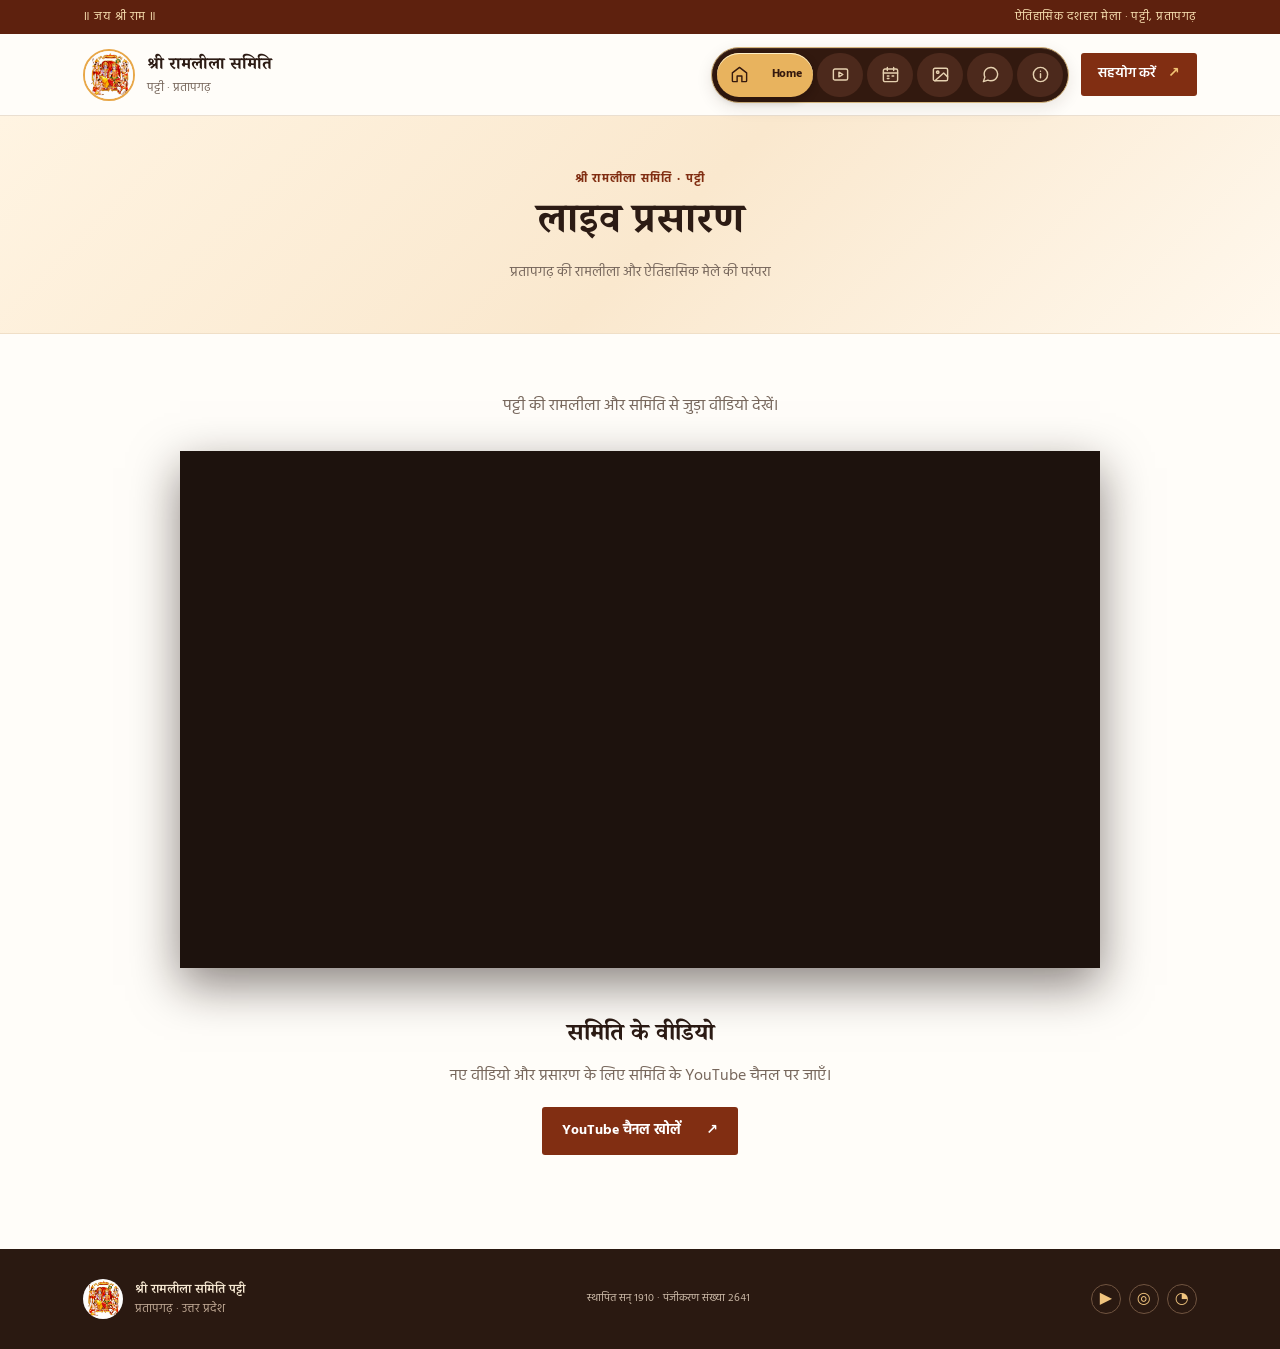
<file: live/index.html>
<!doctype html>
<html lang="hi"><head><base id="site-base" href="/"><script>(function(){if(location.hostname.endsWith(".github.io")){var repo=location.pathname.split("/").filter(Boolean)[0];if(repo)document.getElementById("site-base").href="/"+repo+"/";}})();</script><meta charset="utf-8"><meta name="viewport" content="width=device-width, initial-scale=1"><meta name="theme-color" content="#812e12"><meta name="description" content="श्री रामलीला समिति पट्टी, प्रतापगढ़ — कार्यक्रम, मेला रपट और संपर्क।"><title>लाइव प्रसारण | श्री रामलीला समिति पट्टी</title><link rel="preconnect" href="https://fonts.googleapis.com"><link rel="preconnect" href="https://fonts.gstatic.com" crossorigin><link href="https://fonts.googleapis.com/css2?family=Hind:wght@400;500;600;700&family=Noto+Serif+Devanagari:wght@500;600;700&display=swap" rel="stylesheet"><link rel="stylesheet" href="style.css"><link rel="stylesheet" href="apple-mail-tabs.css?v=7"><link rel="stylesheet" href="pages.css?v=gallery-media-1"><script src="script.js?v=11" defer></script></head>
<body><div class="announcement"><span>॥ जय श्री राम ॥</span><span>ऐतिहासिक दशहरा मेला · पट्टी, प्रतापगढ़</span></div>
<header class="site-header"><a class="brand" href="index.html" aria-label="मुखपृष्ठ"><img src="assets/ram-darbar-divine-royal-assembly.png" alt="राम दरबार"><span><strong>श्री रामलीला समिति</strong><small>पट्टी · प्रतापगढ़</small></span></a><button class="nav-toggle" aria-label="मेन्यू खोलें" aria-expanded="false" aria-controls="site-nav"><span></span><span></span><span></span></button>
<nav id="site-nav" class="nav"><a href="index.html">Home</a><a href="live/" aria-current="page">Live Telecast</a><a href="schedule/">Schedule</a><a href="gallery/">Gallery</a><a href="contact/">Contact Us</a><div class="nav-drop"><button type="button" aria-expanded="false">About Us <span>⌄</span></button><div class="nav-drop-menu"><a href="about/">About Us</a><a href="about/organizers/">Organizers</a><a href="about/members/">Members</a><a href="about/history/">History</a></div></div><a class="nav-cta" href="index.html#donate">सहयोग करें <span>↗</span></a></nav></header>
<main><section class="page-hero"><div class="section-kicker">श्री रामलीला समिति · पट्टी</div><h1>लाइव प्रसारण</h1><p>प्रतापगढ़ की रामलीला और ऐतिहासिक मेले की परंपरा</p></section><section class="page-wrap live-page"><p class="page-intro">पट्टी की रामलीला और समिति से जुड़ा वीडियो देखें।</p><div class="video-frame live-feature"><iframe src="https://www.youtube-nocookie.com/embed/SooBMOhCyf4" title="श्री रामलीला समिति पट्टी का वीडियो" loading="lazy" referrerpolicy="strict-origin-when-cross-origin" allow="accelerometer; autoplay; clipboard-write; encrypted-media; gyroscope; picture-in-picture; web-share" allowfullscreen></iframe></div><div class="center-action"><h2>समिति के वीडियो</h2><p>नए वीडियो और प्रसारण के लिए समिति के YouTube चैनल पर जाएँ।</p><a class="button button-rust" href="https://youtube.com/@shriramleelasamitipattipbh?si=acNR0dxjiNUA_b0V" target="_blank" rel="noopener">YouTube चैनल खोलें <span>↗</span></a></div></section></main>
<footer class="site-footer"><a class="footer-brand" href="index.html"><img src="assets/ram-darbar-divine-royal-assembly.png" alt=""><span><b>श्री रामलीला समिति पट्टी</b><small>प्रतापगढ़ · उत्तर प्रदेश</small></span></a><p>स्थापित सन् १९१० · पंजीकरण संख्या २६४१</p><div class="footer-social"><a href="https://youtube.com/@shriramleelasamitipattipbh?si=acNR0dxjiNUA_b0V" aria-label="YouTube">▶</a><a href="https://www.instagram.com/patti_sriramleela_samiti?psln=cjg3OWozMjIza3Nz&amp;utm_source=qr" aria-label="Instagram">◎</a><a href="https://api.whatsapp.com/send?phone=8052890134&amp;text=%F0%9F%99%8F%20%E0%A4%9C%E0%A4%AF%20%E0%A4%B6%E0%A5%8D%E0%A4%B0%E0%A5%80%20%E0%A4%B0%E0%A4%BE%E0%A4%AE%20%F0%9F%99%8F" aria-label="WhatsApp">◔</a></div></footer></body></html>
</file>
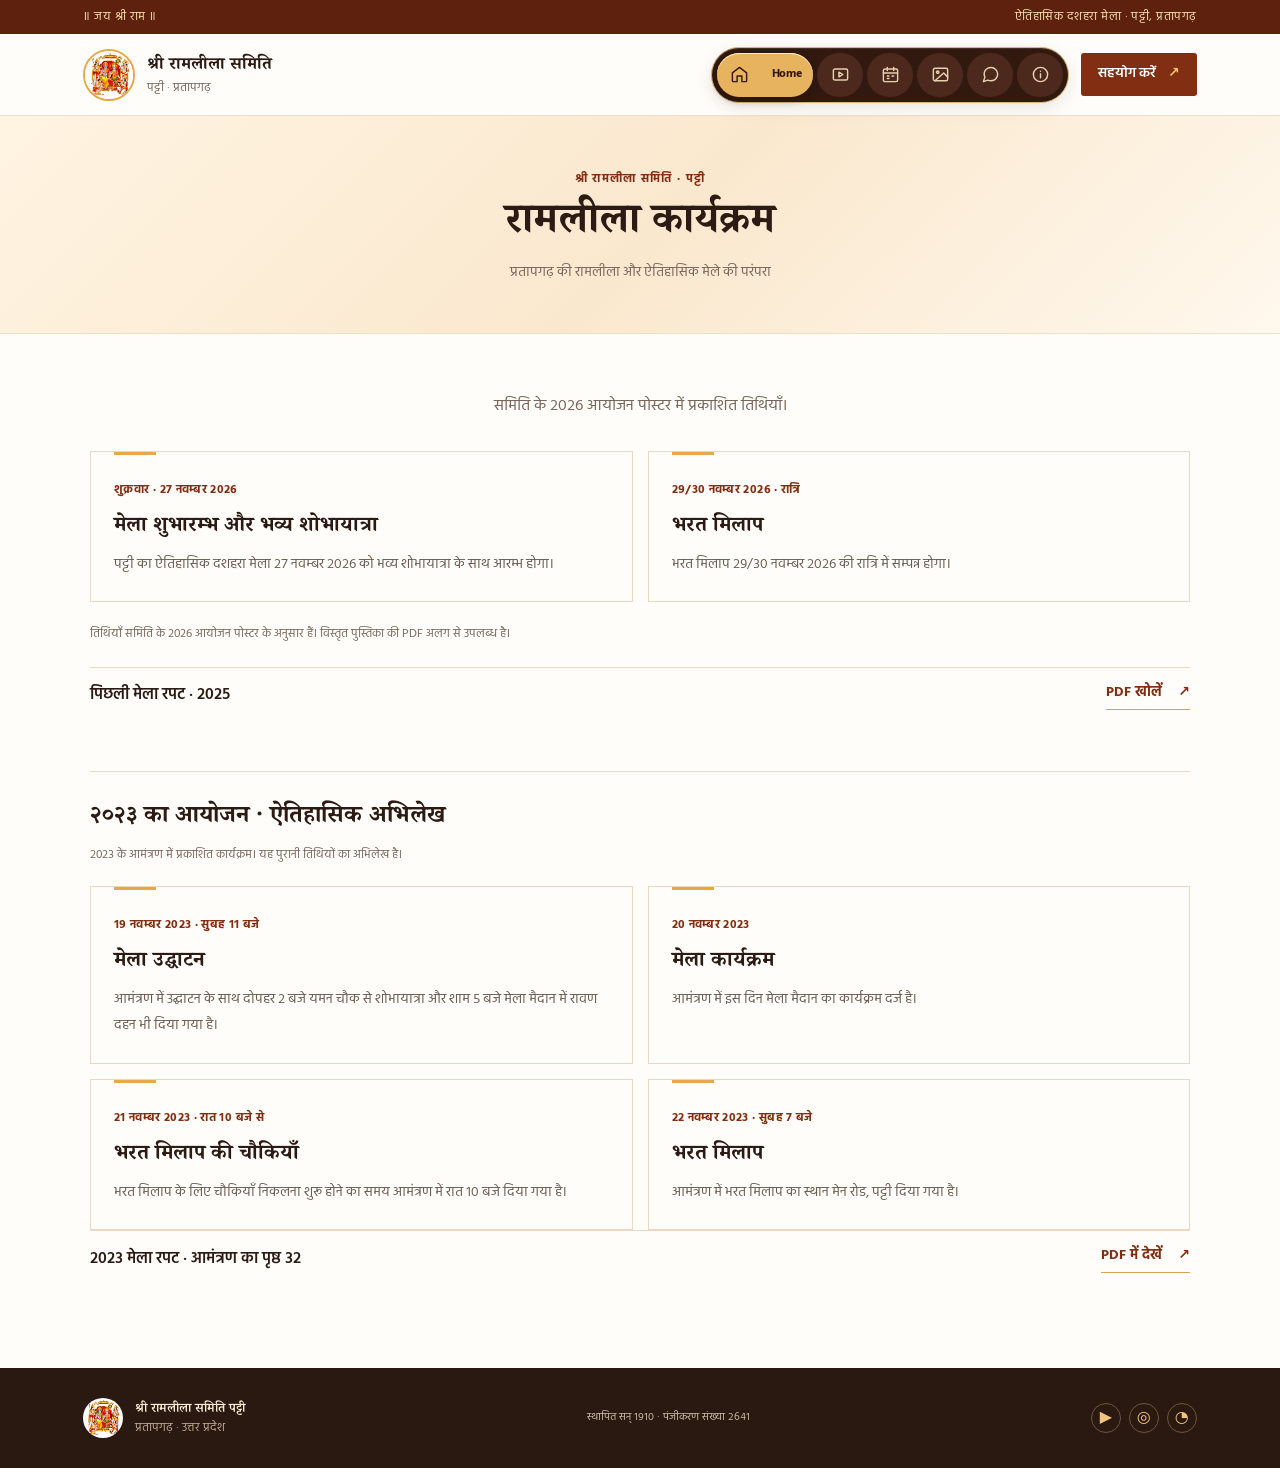
<file: schedule/index.html>
<!doctype html>
<html lang="hi"><head><base id="site-base" href="/"><script>(function(){if(location.hostname.endsWith(".github.io")){var repo=location.pathname.split("/").filter(Boolean)[0];if(repo)document.getElementById("site-base").href="/"+repo+"/";}})();</script><meta charset="utf-8"><meta name="viewport" content="width=device-width, initial-scale=1"><meta name="theme-color" content="#812e12"><meta name="description" content="श्री रामलीला समिति पट्टी, प्रतापगढ़ — कार्यक्रम, मेला रपट और संपर्क।"><title>रामलीला कार्यक्रम | श्री रामलीला समिति पट्टी</title><link rel="preconnect" href="https://fonts.googleapis.com"><link rel="preconnect" href="https://fonts.gstatic.com" crossorigin><link href="https://fonts.googleapis.com/css2?family=Hind:wght@400;500;600;700&family=Noto+Serif+Devanagari:wght@500;600;700&display=swap" rel="stylesheet"><link rel="stylesheet" href="style.css"><link rel="stylesheet" href="apple-mail-tabs.css?v=7"><link rel="stylesheet" href="pages.css?v=gallery-media-1"><script src="script.js?v=11" defer></script></head>
<body><div class="announcement"><span>॥ जय श्री राम ॥</span><span>ऐतिहासिक दशहरा मेला · पट्टी, प्रतापगढ़</span></div>
<header class="site-header"><a class="brand" href="index.html" aria-label="मुखपृष्ठ"><img src="assets/ram-darbar-divine-royal-assembly.png" alt="राम दरबार"><span><strong>श्री रामलीला समिति</strong><small>पट्टी · प्रतापगढ़</small></span></a><button class="nav-toggle" aria-label="मेन्यू खोलें" aria-expanded="false" aria-controls="site-nav"><span></span><span></span><span></span></button>
<nav id="site-nav" class="nav"><a href="index.html">Home</a><a href="live/">Live Telecast</a><a href="schedule/" aria-current="page">Schedule</a><a href="gallery/">Gallery</a><a href="contact/">Contact Us</a><div class="nav-drop"><button type="button" aria-expanded="false">About Us <span>⌄</span></button><div class="nav-drop-menu"><a href="about/">About Us</a><a href="about/organizers/">Organizers</a><a href="about/members/">Members</a><a href="about/history/">History</a></div></div><a class="nav-cta" href="index.html#donate">सहयोग करें <span>↗</span></a></nav></header>
<main><section class="page-hero"><div class="section-kicker">श्री रामलीला समिति · पट्टी</div><h1>रामलीला कार्यक्रम</h1><p>प्रतापगढ़ की रामलीला और ऐतिहासिक मेले की परंपरा</p></section><section class="page-wrap"><p class="page-intro">समिति के २०२६ आयोजन पोस्टर में प्रकाशित तिथियाँ।</p><div class="event-grid"><article class="event-card"><span class="event-date">शुक्रवार · २७ नवम्बर २०२६</span><h2>मेला शुभारम्भ और भव्य शोभायात्रा</h2><p>पट्टी का ऐतिहासिक दशहरा मेला २७ नवम्बर २०२६ को भव्य शोभायात्रा के साथ आरम्भ होगा।</p></article><article class="event-card"><span class="event-date">२९/३० नवम्बर २०२६ · रात्रि</span><h2>भरत मिलाप</h2><p>भरत मिलाप २९/३० नवम्बर २०२६ की रात्रि में सम्पन्न होगा।</p></article></div><p class="source-note">तिथियाँ समिति के २०२६ आयोजन पोस्टर के अनुसार हैं। विस्तृत पुस्तिका की PDF अलग से उपलब्ध है।</p><div class="inline-book"><span>पिछली मेला रपट · २०२५</span><a class="underlined-link" href="assets/ramleela-book.pdf" target="_blank" rel="noopener">PDF खोलें <span>↗</span></a></div><section class="schedule-archive"><h2 class="subheading">२०२३ का आयोजन · ऐतिहासिक अभिलेख</h2><p class="source-note">२०२३ के आमंत्रण में प्रकाशित कार्यक्रम। यह पुरानी तिथियों का अभिलेख है।</p><div class="event-grid"><article class="event-card"><span class="event-date">१९ नवम्बर २०२३ · सुबह ११ बजे</span><h2>मेला उद्घाटन</h2><p>आमंत्रण में उद्घाटन के साथ दोपहर २ बजे यमन चौक से शोभायात्रा और शाम ५ बजे मेला मैदान में रावण दहन भी दिया गया है।</p></article><article class="event-card"><span class="event-date">२० नवम्बर २०२३</span><h2>मेला कार्यक्रम</h2><p>आमंत्रण में इस दिन मेला मैदान का कार्यक्रम दर्ज है।</p></article><article class="event-card"><span class="event-date">२१ नवम्बर २०२३ · रात १० बजे से</span><h2>भरत मिलाप की चौकियाँ</h2><p>भरत मिलाप के लिए चौकियाँ निकलना शुरू होने का समय आमंत्रण में रात १० बजे दिया गया है।</p></article><article class="event-card"><span class="event-date">२२ नवम्बर २०२३ · सुबह ७ बजे</span><h2>भरत मिलाप</h2><p>आमंत्रण में भरत मिलाप का स्थान मेन रोड, पट्टी दिया गया है।</p></article></div><div class="inline-book"><span>२०२३ मेला रपट · आमंत्रण का पृष्ठ ३२</span><a class="underlined-link" href="assets/ramleela-report-2023.pdf#page=32" target="_blank" rel="noopener">PDF में देखें <span>↗</span></a></div></section></section></main>
<footer class="site-footer"><a class="footer-brand" href="index.html"><img src="assets/ram-darbar-divine-royal-assembly.png" alt=""><span><b>श्री रामलीला समिति पट्टी</b><small>प्रतापगढ़ · उत्तर प्रदेश</small></span></a><p>स्थापित सन् १९१० · पंजीकरण संख्या २६४१</p><div class="footer-social"><a href="https://youtube.com/@shriramleelasamitipattipbh?si=acNR0dxjiNUA_b0V" aria-label="YouTube">▶</a><a href="https://www.instagram.com/patti_sriramleela_samiti?psln=cjg3OWozMjIza3Nz&amp;utm_source=qr" aria-label="Instagram">◎</a><a href="https://api.whatsapp.com/send?phone=8052890134&amp;text=%F0%9F%99%8F%20%E0%A4%9C%E0%A4%AF%20%E0%A4%B6%E0%A5%8D%E0%A4%B0%E0%A5%80%20%E0%A4%B0%E0%A4%BE%E0%A4%AE%20%F0%9F%99%8F" aria-label="WhatsApp">◔</a></div></footer></body></html>
</file>
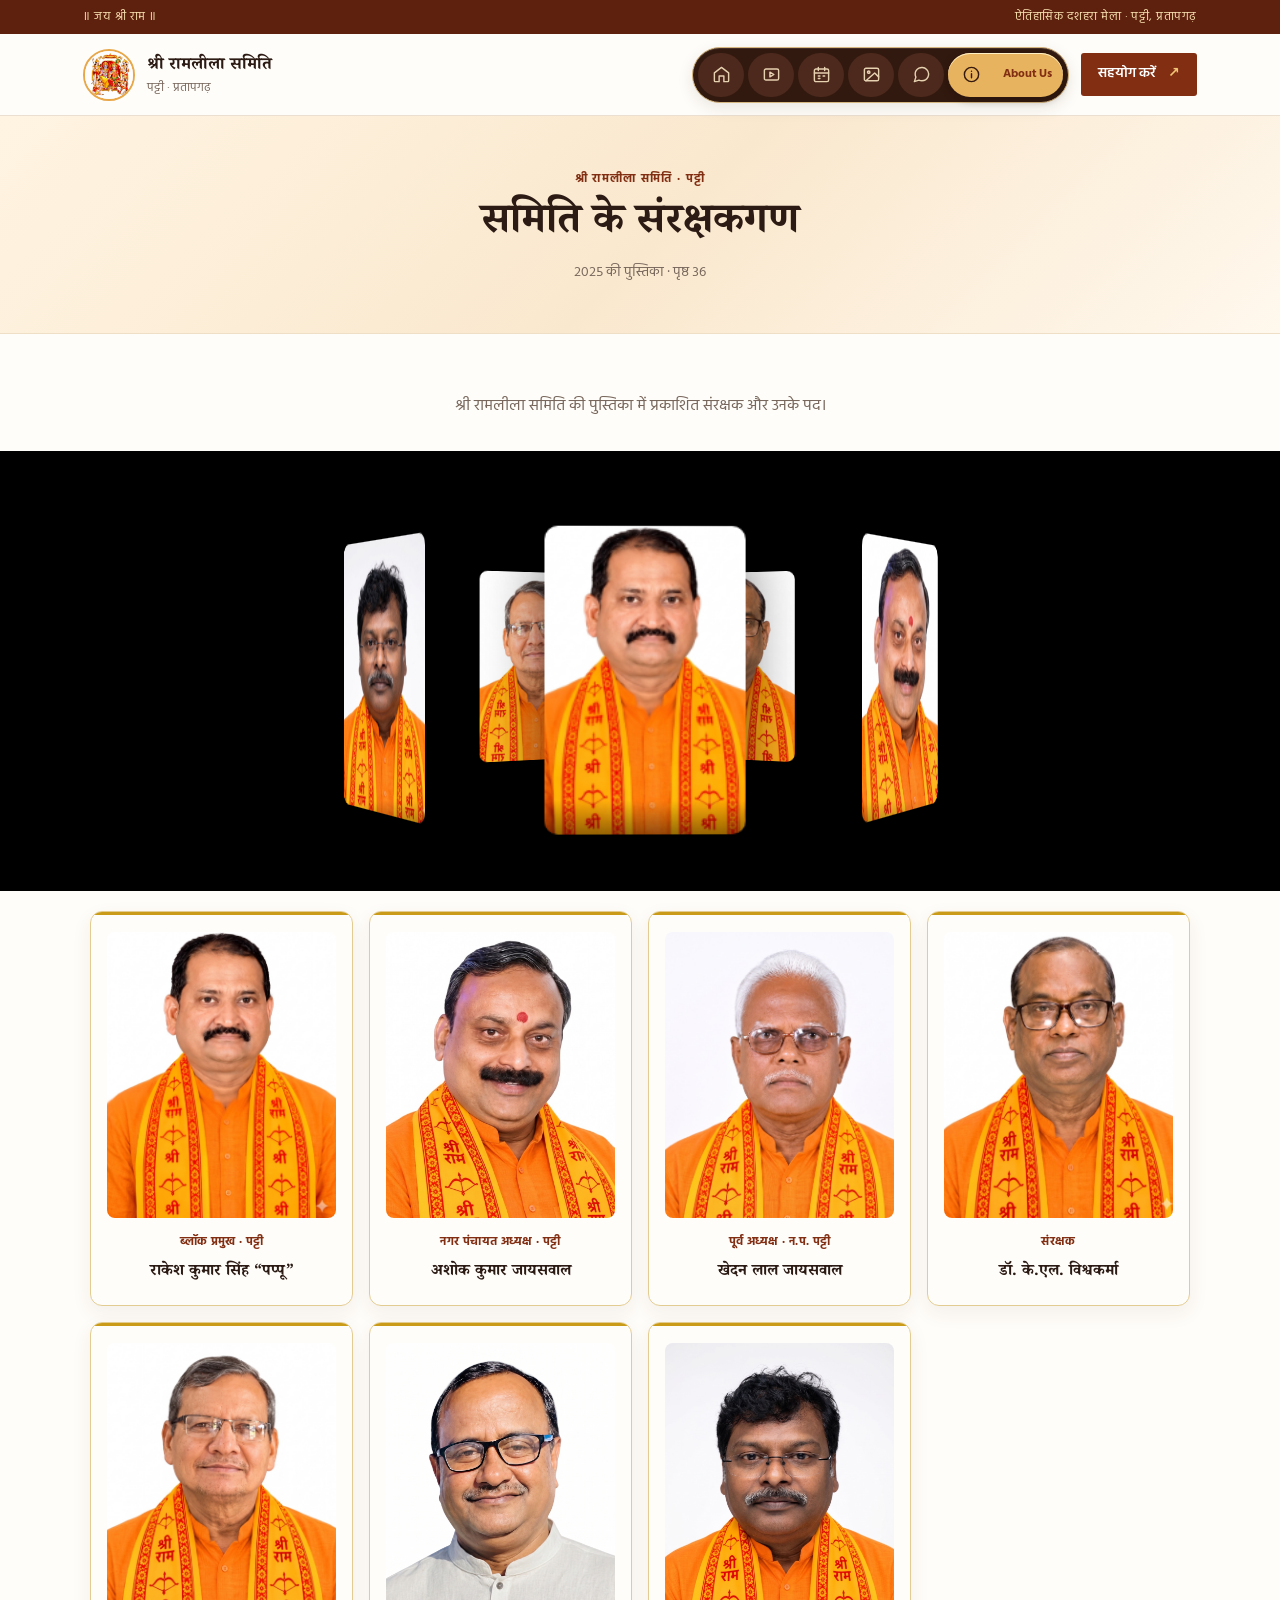
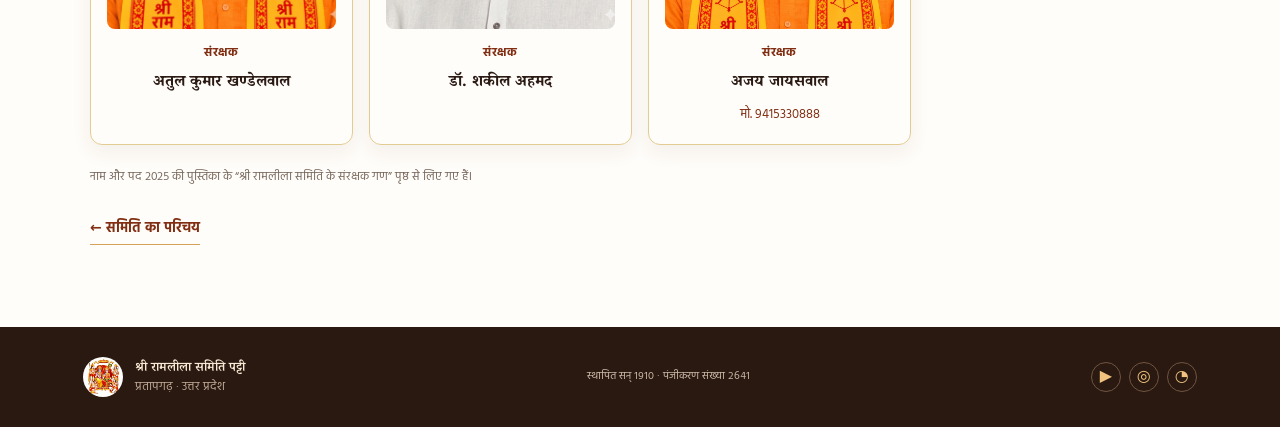
<file: about/guardians/index.html>
<!doctype html>
<html lang="hi"><head><base id="site-base" href="/"><script>(function(){if(location.hostname.endsWith(".github.io")){var repo=location.pathname.split("/").filter(Boolean)[0];if(repo)document.getElementById("site-base").href="/"+repo+"/";}})();</script><meta charset="utf-8"><meta name="viewport" content="width=device-width, initial-scale=1"><meta name="theme-color" content="#812e12"><meta name="description" content="श्री रामलीला समिति पट्टी के संरक्षकगण और उनका परिचय।"><title>समिति के संरक्षकगण | श्री रामलीला समिति पट्टी</title><link rel="preconnect" href="https://fonts.googleapis.com"><link rel="preconnect" href="https://fonts.gstatic.com" crossorigin><link href="https://fonts.googleapis.com/css2?family=Hind:wght@400;500;600;700&family=Noto+Serif+Devanagari:wght@500;600;700&display=swap" rel="stylesheet"><link rel="stylesheet" href="style.css"><link rel="stylesheet" href="streaming-text.css?v=2"><link rel="stylesheet" href="pages.css?v=committee-photos-3"><link rel="stylesheet" href="ring-gallery.css?v=8"><script src="script.js?v=11" defer></script><script src="ring-gallery.js?v=7" defer></script><link rel="stylesheet" href="apple-mail-tabs.css?v=7"></head>
<body class="guardians-page"><div class="announcement"><span>॥ जय श्री राम ॥</span><span>ऐतिहासिक दशहरा मेला · पट्टी, प्रतापगढ़</span></div>
<header class="site-header"><a class="brand" href="index.html" aria-label="मुखपृष्ठ"><img src="assets/ram-darbar-divine-royal-assembly.png" alt="राम दरबार"><span><strong>श्री रामलीला समिति</strong><small>पट्टी · प्रतापगढ़</small></span></a><button class="nav-toggle" aria-label="मेन्यू खोलें" aria-expanded="false" aria-controls="site-nav"><span></span><span></span><span></span></button>
<nav id="site-nav" class="nav"><a href="index.html">Home</a><a href="live/">Live Telecast</a><a href="schedule/">Schedule</a><a href="gallery/">Gallery</a><a href="contact/">Contact Us</a><div class="nav-drop"><button type="button" aria-expanded="false">About Us <span>⌄</span></button><div class="nav-drop-menu"><a href="about/">About Us</a><a href="about/organizers/">Organizers</a><a href="about/members/">Members</a><a href="about/history/">History</a></div></div><a class="nav-cta" href="index.html#donate">सहयोग करें <span>↗</span></a></nav></header>
<main><section class="page-hero"><div class="section-kicker">श्री रामलीला समिति · पट्टी</div><h1>समिति के संरक्षकगण</h1><p>२०२५ की पुस्तिका · पृष्ठ ३६</p></section><section class="page-wrap"><p class="page-intro">श्री रामलीला समिति की पुस्तिका में प्रकाशित संरक्षक और उनके पद।</p><section class="ring-gallery-section" aria-label="समिति के संरक्षकगण की फोटो गैलरी"><div class="ring-gallery-stage" data-ring-gallery data-ring-radius="280" role="region" aria-label="Image gallery"><div class="ring-gallery-ring"></div></div></section><div class="person-grid committee-person-grid"><article class="person-card committee-person-card"><img class="committee-person-photo" src="assets/committee-numbered/1.jpg" alt="राकेश कुमार सिंह “पप्पू”" loading="lazy" decoding="async"><span>ब्लॉक प्रमुख · पट्टी</span><h2>राकेश कुमार सिंह “पप्पू”</h2></article><article class="person-card committee-person-card"><img class="committee-person-photo" src="assets/committee-numbered/2.jpg" alt="अशोक कुमार जायसवाल" loading="lazy" decoding="async"><span>नगर पंचायत अध्यक्ष · पट्टी</span><h2>अशोक कुमार जायसवाल</h2></article><article class="person-card committee-person-card"><img class="committee-person-photo" src="assets/committee-numbered/3.jpg" alt="खेदन लाल जायसवाल" loading="lazy" decoding="async"><span>पूर्व अध्यक्ष · न.प. पट्टी</span><h2>खेदन लाल जायसवाल</h2></article><article class="person-card committee-person-card"><img class="committee-person-photo" src="assets/committee-numbered/4.jpg" alt="डॉ. के.एल. विश्वकर्मा" loading="lazy" decoding="async"><span>संरक्षक</span><h2>डॉ. के.एल. विश्वकर्मा</h2></article><article class="person-card committee-person-card"><img class="committee-person-photo" src="assets/committee-numbered/5.jpg" alt="अतुल कुमार खण्डेलवाल" loading="lazy" decoding="async"><span>संरक्षक</span><h2>अतुल कुमार खण्डेलवाल</h2></article><article class="person-card committee-person-card"><img class="committee-person-photo" src="assets/committee-numbered/84.png" alt="डॉ. शकील अहमद" loading="lazy" decoding="async"><span>संरक्षक</span><h2>डॉ. शकील अहमद</h2></article><article class="person-card committee-person-card"><img class="committee-person-photo" src="assets/committee-numbered/51.jpg" alt="अजय जायसवाल" loading="lazy" decoding="async"><span>संरक्षक</span><h2>अजय जायसवाल</h2><a href="tel:9415330888">मो. 9415330888</a></article></div><p class="source-note">नाम और पद २०२५ की पुस्तिका के “श्री रामलीला समिति के संरक्षक गण” पृष्ठ से लिए गए हैं।</p><a class="underlined-link" href="about/">← समिति का परिचय</a></section><footer class="site-footer"><a class="footer-brand" href="index.html"><img src="assets/ram-darbar-divine-royal-assembly.png" alt=""><span><b>श्री रामलीला समिति पट्टी</b><small>प्रतापगढ़ · उत्तर प्रदेश</small></span></a><p>स्थापित सन् १९१० · पंजीकरण संख्या २६४१</p><div class="footer-social"><a href="https://youtube.com/@shriramleelasamitipattipbh?si=acNR0dxjiNUA_b0V" aria-label="YouTube">▶</a><a href="https://www.instagram.com/patti_sriramleela_samiti?psln=cjg3OWozMjIza3Nz&amp;utm_source=qr" aria-label="Instagram">◎</a><a href="https://api.whatsapp.com/send?phone=8052890134&amp;text=%F0%9F%99%8F%20%E0%A4%9C%E0%A4%AF%20%E0%A4%B6%E0%A5%8D%E0%A4%B0%E0%A5%80%20%E0%A4%B0%E0%A4%BE%E0%A4%AE%20%F0%9F%99%8F" aria-label="WhatsApp">◔</a></div></footer></body></html>
</file>
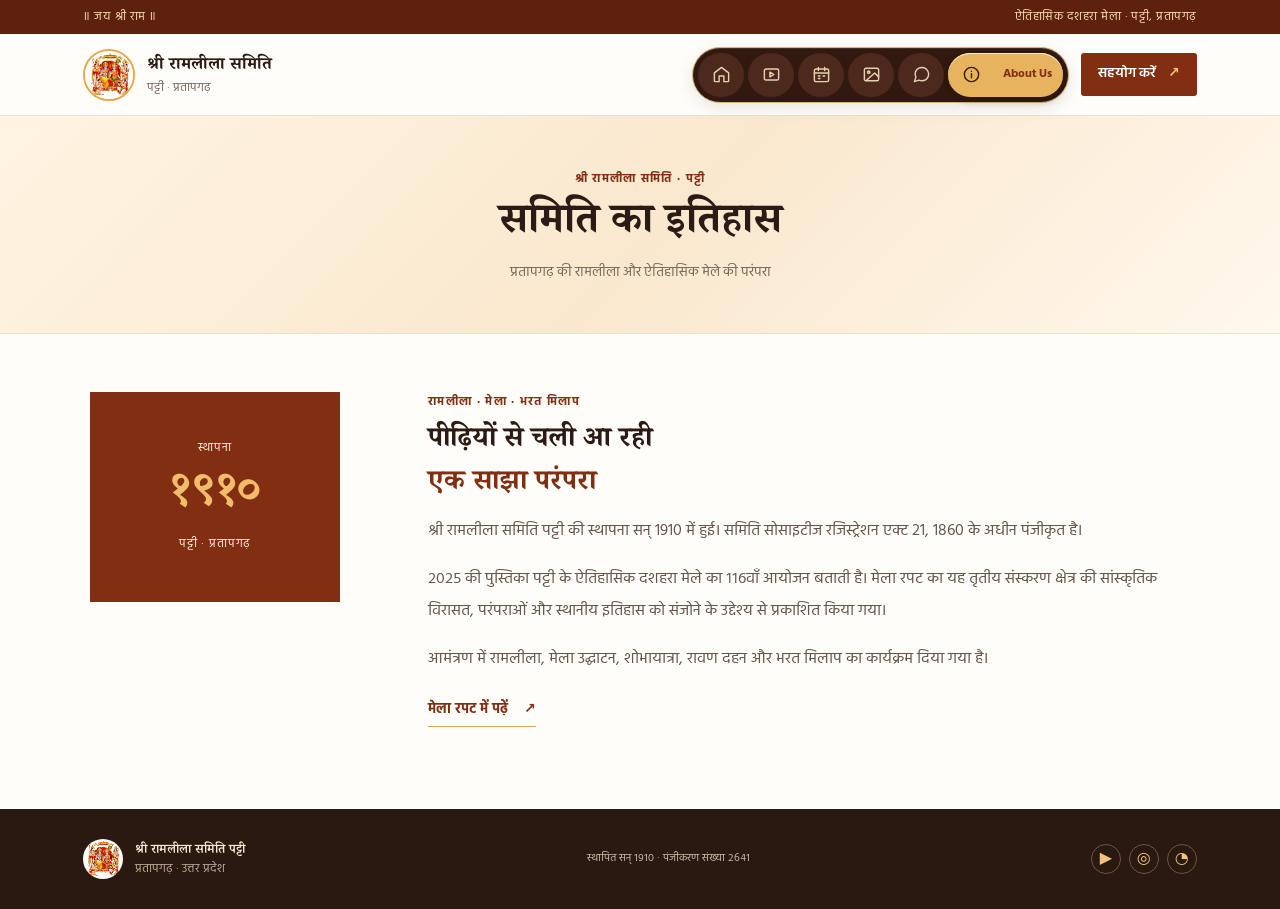
<file: about/history/index.html>
<!doctype html>
<html lang="hi"><head><base id="site-base" href="/"><script>(function(){if(location.hostname.endsWith(".github.io")){var repo=location.pathname.split("/").filter(Boolean)[0];if(repo)document.getElementById("site-base").href="/"+repo+"/";}})();</script><meta charset="utf-8"><meta name="viewport" content="width=device-width, initial-scale=1"><meta name="theme-color" content="#812e12"><meta name="description" content="श्री रामलीला समिति पट्टी, प्रतापगढ़ — कार्यक्रम, मेला रपट और संपर्क।"><title>समिति का इतिहास | श्री रामलीला समिति पट्टी</title><link rel="preconnect" href="https://fonts.googleapis.com"><link rel="preconnect" href="https://fonts.gstatic.com" crossorigin><link href="https://fonts.googleapis.com/css2?family=Hind:wght@400;500;600;700&family=Noto+Serif+Devanagari:wght@500;600;700&display=swap" rel="stylesheet"><link rel="stylesheet" href="style.css"><link rel="stylesheet" href="apple-mail-tabs.css?v=7"><link rel="stylesheet" href="pages.css?v=gallery-media-1"><script src="script.js?v=11" defer></script></head>
<body><div class="announcement"><span>॥ जय श्री राम ॥</span><span>ऐतिहासिक दशहरा मेला · पट्टी, प्रतापगढ़</span></div>
<header class="site-header"><a class="brand" href="index.html" aria-label="मुखपृष्ठ"><img src="assets/ram-darbar-divine-royal-assembly.png" alt="राम दरबार"><span><strong>श्री रामलीला समिति</strong><small>पट्टी · प्रतापगढ़</small></span></a><button class="nav-toggle" aria-label="मेन्यू खोलें" aria-expanded="false" aria-controls="site-nav"><span></span><span></span><span></span></button>
<nav id="site-nav" class="nav"><a href="index.html">Home</a><a href="live/">Live Telecast</a><a href="schedule/">Schedule</a><a href="gallery/">Gallery</a><a href="contact/">Contact Us</a><div class="nav-drop"><button type="button" aria-expanded="false">About Us <span>⌄</span></button><div class="nav-drop-menu"><a href="about/">About Us</a><a href="about/organizers/">Organizers</a><a href="about/members/">Members</a><a href="about/history/">History</a></div></div><a class="nav-cta" href="index.html#donate">सहयोग करें <span>↗</span></a></nav></header>
<main><section class="page-hero"><div class="section-kicker">श्री रामलीला समिति · पट्टी</div><h1>समिति का इतिहास</h1><p>प्रतापगढ़ की रामलीला और ऐतिहासिक मेले की परंपरा</p></section><section class="page-wrap history-layout"><aside class="history-stamp"><span>स्थापना</span><strong>१९१०</strong><small>पट्टी · प्रतापगढ़</small></aside><article class="history-copy"><div class="section-kicker">रामलीला · मेला · भरत मिलाप</div><h2>पीढ़ियों से चली आ रही<br><em>एक साझा परंपरा</em></h2><p>श्री रामलीला समिति पट्टी की स्थापना सन् 1910 में हुई। समिति सोसाइटीज रजिस्ट्रेशन एक्ट 21, 1860 के अधीन पंजीकृत है।</p><p>२०२५ की पुस्तिका पट्टी के ऐतिहासिक दशहरा मेले का ११६वाँ आयोजन बताती है। मेला रपट का यह तृतीय संस्करण क्षेत्र की सांस्कृतिक विरासत, परंपराओं और स्थानीय इतिहास को संजोने के उद्देश्य से प्रकाशित किया गया।</p><p>आमंत्रण में रामलीला, मेला उद्घाटन, शोभायात्रा, रावण दहन और भरत मिलाप का कार्यक्रम दिया गया है।</p><a class="underlined-link" href="assets/ramleela-book.pdf#page=3" target="_blank" rel="noopener">मेला रपट में पढ़ें <span>↗</span></a></article></section></main>
<footer class="site-footer"><a class="footer-brand" href="index.html"><img src="assets/ram-darbar-divine-royal-assembly.png" alt=""><span><b>श्री रामलीला समिति पट्टी</b><small>प्रतापगढ़ · उत्तर प्रदेश</small></span></a><p>स्थापित सन् १९१० · पंजीकरण संख्या २६४१</p><div class="footer-social"><a href="https://youtube.com/@shriramleelasamitipattipbh?si=acNR0dxjiNUA_b0V" aria-label="YouTube">▶</a><a href="https://www.instagram.com/patti_sriramleela_samiti?psln=cjg3OWozMjIza3Nz&amp;utm_source=qr" aria-label="Instagram">◎</a><a href="https://api.whatsapp.com/send?phone=8052890134&amp;text=%F0%9F%99%8F%20%E0%A4%9C%E0%A4%AF%20%E0%A4%B6%E0%A5%8D%E0%A4%B0%E0%A5%80%20%E0%A4%B0%E0%A4%BE%E0%A4%AE%20%F0%9F%99%8F" aria-label="WhatsApp">◔</a></div></footer></body></html>
</file>
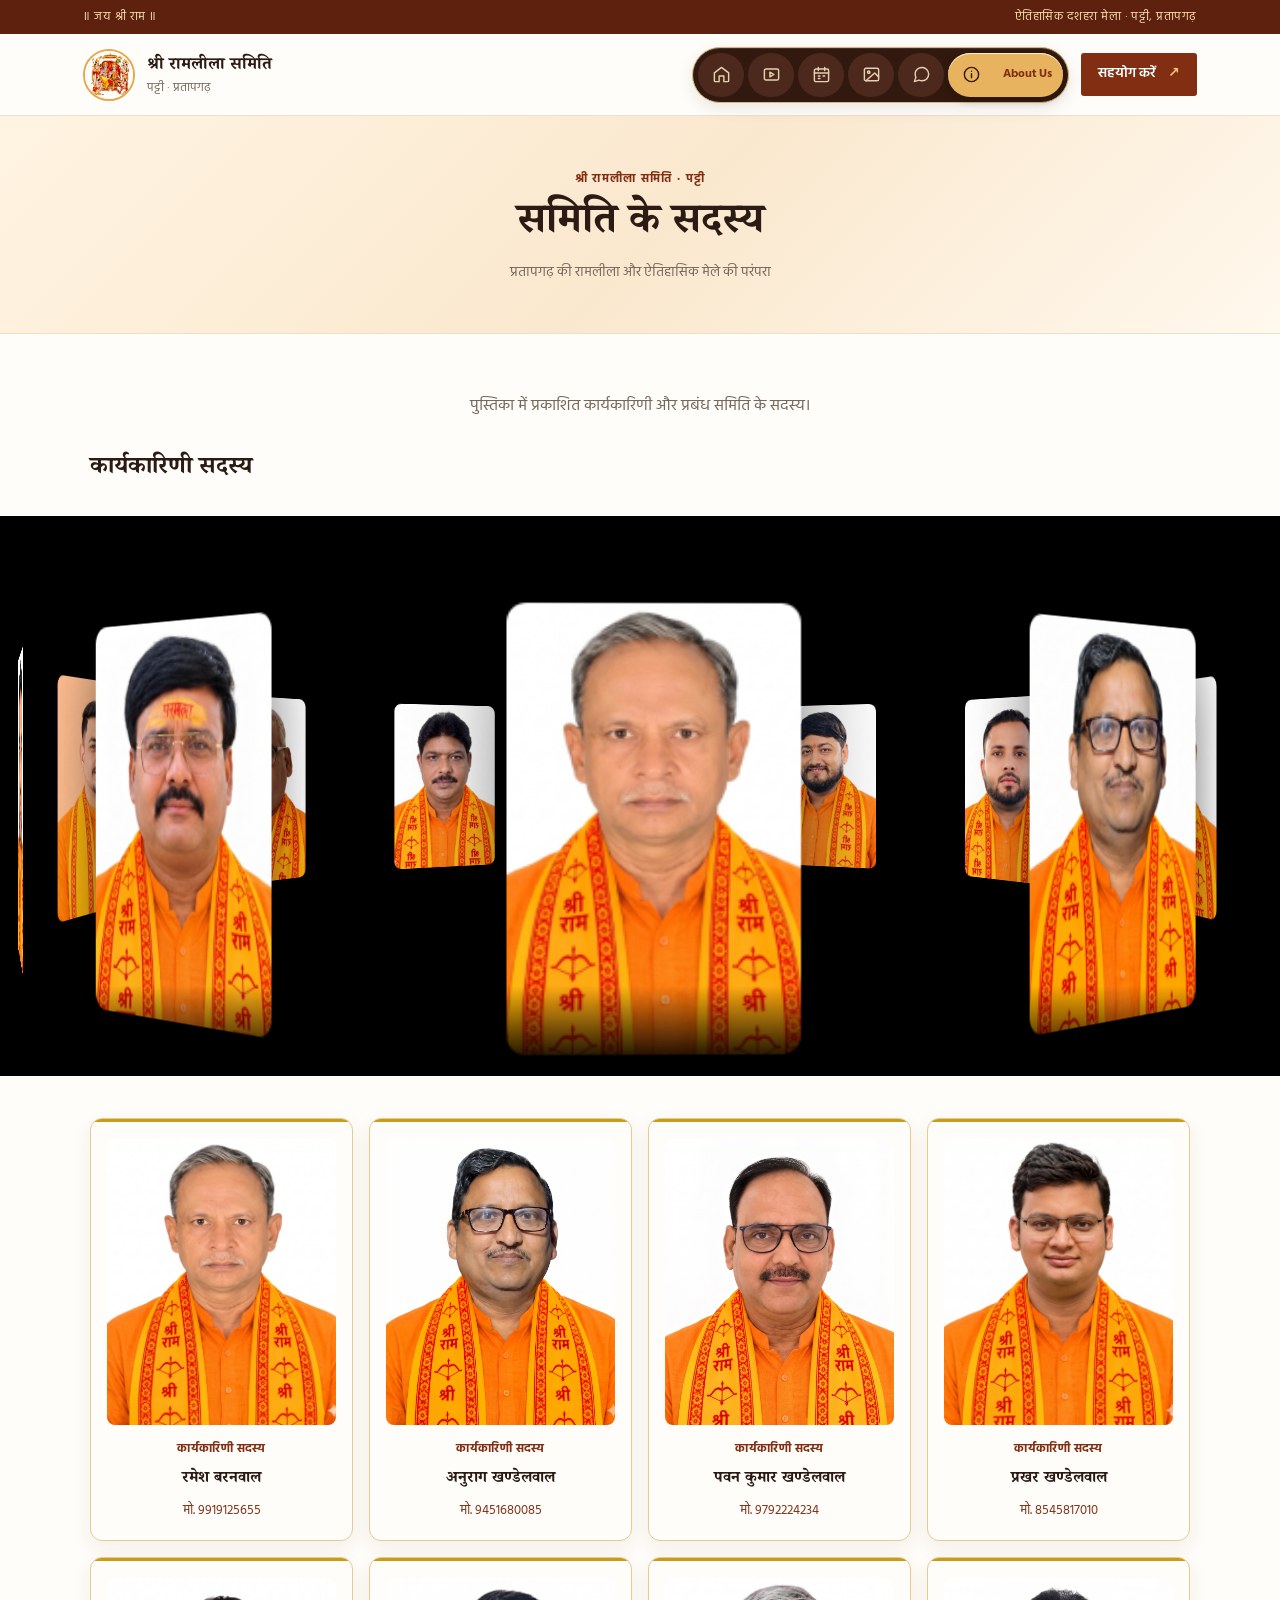
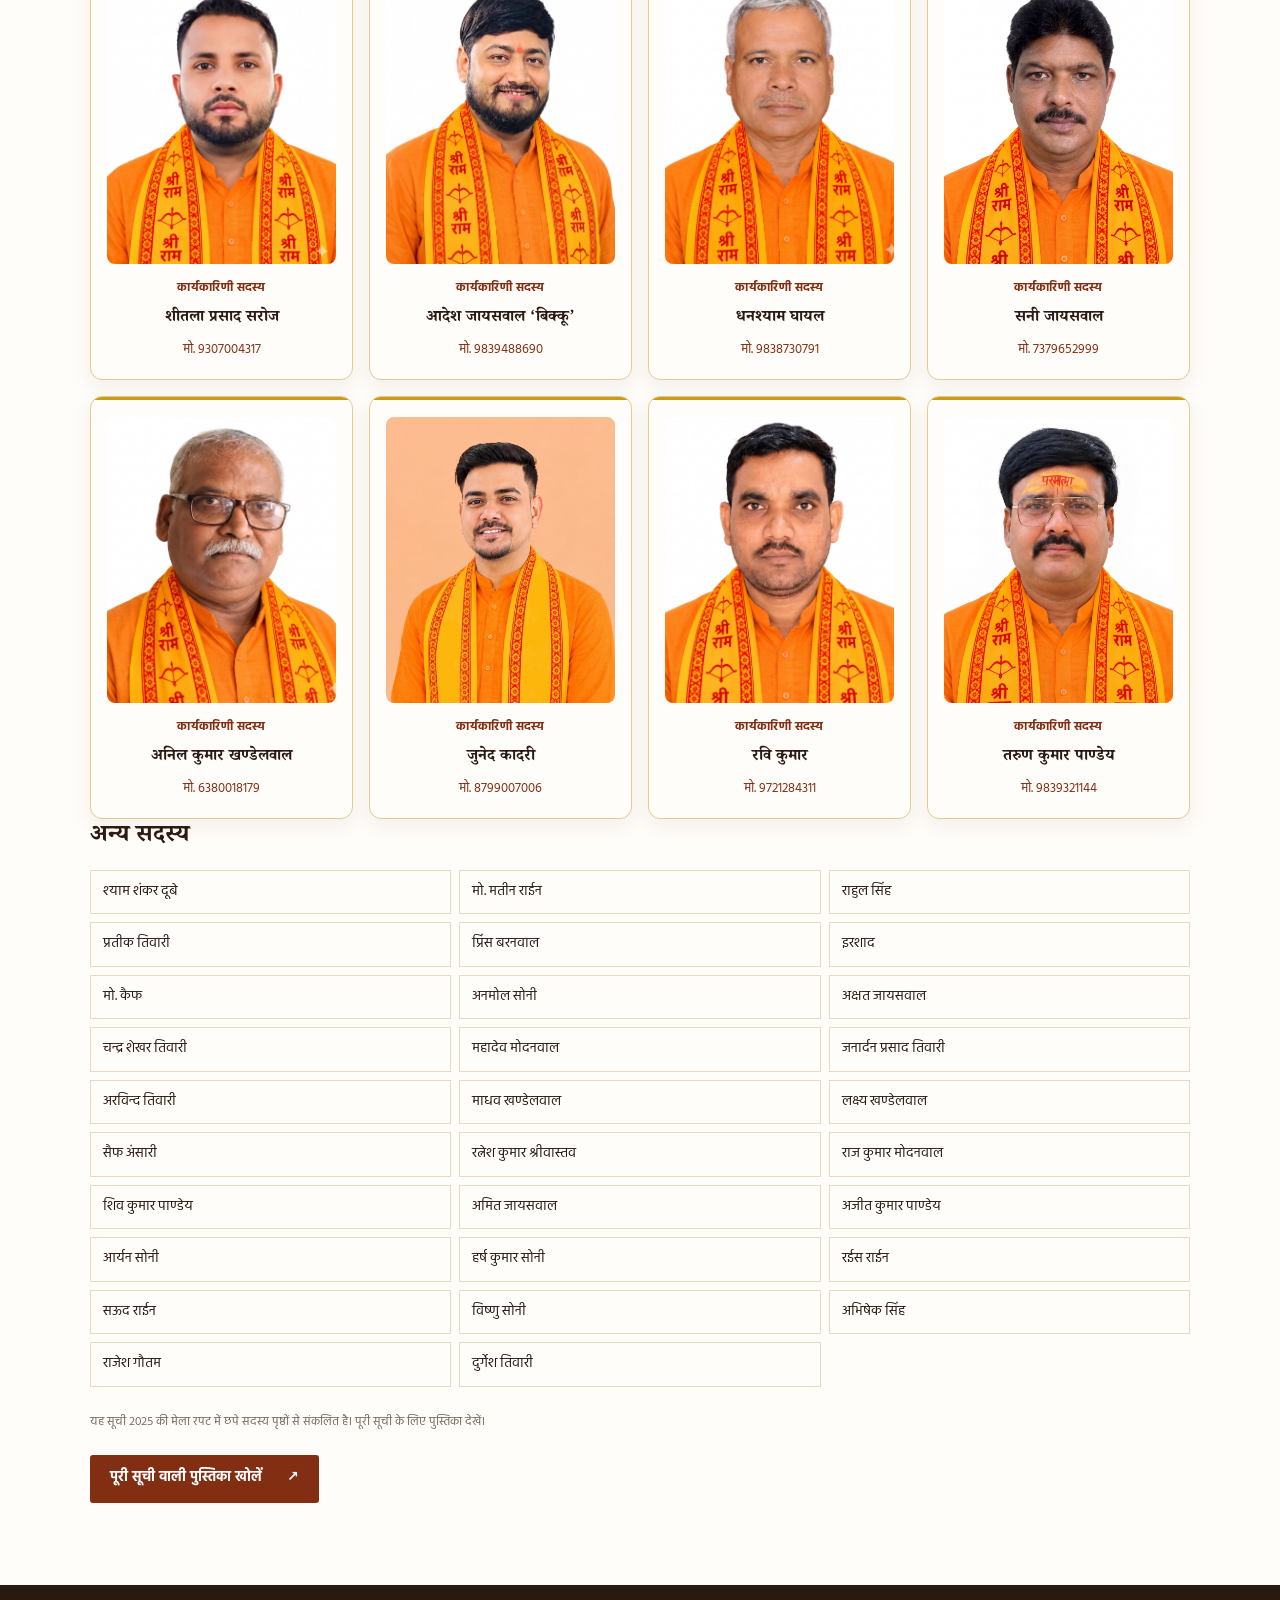
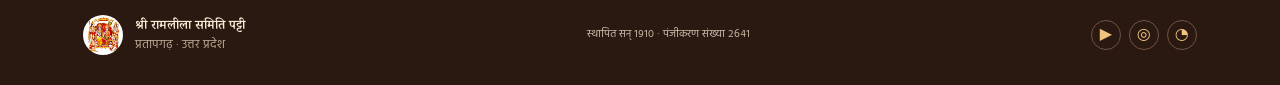
<file: about/members/index.html>
<!doctype html>
<html lang="hi"><head><base id="site-base" href="/"><script>(function(){if(location.hostname.endsWith(".github.io")){var repo=location.pathname.split("/").filter(Boolean)[0];if(repo)document.getElementById("site-base").href="/"+repo+"/";}})();</script><meta charset="utf-8"><meta name="viewport" content="width=device-width, initial-scale=1"><meta name="theme-color" content="#812e12"><meta name="description" content="श्री रामलीला समिति पट्टी, प्रतापगढ़ — कार्यक्रम, मेला रपट और संपर्क।"><title>समिति के सदस्य | श्री रामलीला समिति पट्टी</title><link rel="preconnect" href="https://fonts.googleapis.com"><link rel="preconnect" href="https://fonts.gstatic.com" crossorigin><link href="https://fonts.googleapis.com/css2?family=Hind:wght@400;500;600;700&family=Noto+Serif+Devanagari:wght@500;600;700&display=swap" rel="stylesheet"><link rel="stylesheet" href="style.css"><link rel="stylesheet" href="apple-mail-tabs.css?v=7"><link rel="stylesheet" href="pages.css?v=committee-numbered-1"><link rel="stylesheet" href="ring-gallery.css?v=8"><script src="script.js?v=11" defer></script><script src="ring-gallery.js?v=7" defer></script></head>
<body><div class="announcement"><span>॥ जय श्री राम ॥</span><span>ऐतिहासिक दशहरा मेला · पट्टी, प्रतापगढ़</span></div>
<header class="site-header"><a class="brand" href="index.html" aria-label="मुखपृष्ठ"><img src="assets/ram-darbar-divine-royal-assembly.png" alt="राम दरबार"><span><strong>श्री रामलीला समिति</strong><small>पट्टी · प्रतापगढ़</small></span></a><button class="nav-toggle" aria-label="मेन्यू खोलें" aria-expanded="false" aria-controls="site-nav"><span></span><span></span><span></span></button>
<nav id="site-nav" class="nav"><a href="index.html">Home</a><a href="live/">Live Telecast</a><a href="schedule/">Schedule</a><a href="gallery/">Gallery</a><a href="contact/">Contact Us</a><div class="nav-drop"><button type="button" aria-expanded="false">About Us <span>⌄</span></button><div class="nav-drop-menu"><a href="about/">About Us</a><a href="about/organizers/">Organizers</a><a href="about/members/">Members</a><a href="about/history/">History</a></div></div><a class="nav-cta" href="index.html#donate">सहयोग करें <span>↗</span></a></nav></header>
<main><section class="page-hero"><div class="section-kicker">श्री रामलीला समिति · पट्टी</div><h1>समिति के सदस्य</h1><p>प्रतापगढ़ की रामलीला और ऐतिहासिक मेले की परंपरा</p></section><section class="page-wrap"><p class="page-intro">पुस्तिका में प्रकाशित कार्यकारिणी और प्रबंध समिति के सदस्य।</p><h2 class="subheading">कार्यकारिणी सदस्य</h2><section class="ring-gallery-section" aria-label="कार्यकारिणी सदस्यों की फोटो गैलरी"><div class="ring-gallery-stage" data-ring-gallery data-ring-radius="540" role="region" aria-label="Image gallery"><div class="ring-gallery-ring"></div></div></section><div class="person-grid committee-person-grid"><article class="person-card committee-person-card"><img class="committee-person-photo" src="assets/committee-numbered/27.jpg" alt="रमेश बरनवाल" loading="lazy" decoding="async"><span>कार्यकारिणी सदस्य</span><h2>रमेश बरनवाल</h2><a href="tel:9919125655">मो. 9919125655</a></article><article class="person-card committee-person-card"><img class="committee-person-photo" src="assets/committee-numbered/85.png" alt="अनुराग खण्डेलवाल" loading="lazy" decoding="async"><span>कार्यकारिणी सदस्य</span><h2>अनुराग खण्डेलवाल</h2><a href="tel:9451680085">मो. 9451680085</a></article><article class="person-card committee-person-card"><img class="committee-person-photo" src="assets/committee-numbered/29.jpg" alt="पवन कुमार खण्डेलवाल" loading="lazy" decoding="async"><span>कार्यकारिणी सदस्य</span><h2>पवन कुमार खण्डेलवाल</h2><a href="tel:9792224234">मो. 9792224234</a></article><article class="person-card committee-person-card"><img class="committee-person-photo" src="assets/committee-numbered/30.jpg" alt="प्रखर खण्डेलवाल" loading="lazy" decoding="async"><span>कार्यकारिणी सदस्य</span><h2>प्रखर खण्डेलवाल</h2><a href="tel:8545817010">मो. 8545817010</a></article><article class="person-card committee-person-card"><img class="committee-person-photo" src="assets/committee-numbered/31.jpg" alt="शीतला प्रसाद सरोज" loading="lazy" decoding="async"><span>कार्यकारिणी सदस्य</span><h2>शीतला प्रसाद सरोज</h2><a href="tel:9307004317">मो. 9307004317</a></article><article class="person-card committee-person-card"><img class="committee-person-photo" src="assets/committee-numbered/50.jpg" alt="आदेश जायसवाल ‘बिक्कू’" loading="lazy" decoding="async"><span>कार्यकारिणी सदस्य</span><h2>आदेश जायसवाल ‘बिक्कू’</h2><a href="tel:9839488690">मो. 9839488690</a></article><article class="person-card committee-person-card"><img class="committee-person-photo" src="assets/committee-numbered/33.jpg" alt="धनश्याम घायल" loading="lazy" decoding="async"><span>कार्यकारिणी सदस्य</span><h2>धनश्याम घायल</h2><a href="tel:9838730791">मो. 9838730791</a></article><article class="person-card committee-person-card"><img class="committee-person-photo" src="assets/committee-numbered/52.jpg" alt="सनी जायसवाल" loading="lazy" decoding="async"><span>कार्यकारिणी सदस्य</span><h2>सनी जायसवाल</h2><a href="tel:7379652999">मो. 7379652999</a></article><article class="person-card committee-person-card"><img class="committee-person-photo" src="assets/committee-numbered/35.jpg" alt="अनिल कुमार खण्डेलवाल" loading="lazy" decoding="async"><span>कार्यकारिणी सदस्य</span><h2>अनिल कुमार खण्डेलवाल</h2><a href="tel:6380018179">मो. 6380018179</a></article><article class="person-card committee-person-card"><img class="committee-person-photo" src="assets/committee-numbered/877.jpg" alt="जुनेद कादरी" loading="lazy" decoding="async"><span>कार्यकारिणी सदस्य</span><h2>जुनेद कादरी</h2><a href="tel:8799007006">मो. 8799007006</a></article><article class="person-card committee-person-card"><img class="committee-person-photo" src="assets/committee-numbered/37.jpg" alt="रवि कुमार" loading="lazy" decoding="async"><span>कार्यकारिणी सदस्य</span><h2>रवि कुमार</h2><a href="tel:9721284311">मो. 9721284311</a></article><article class="person-card committee-person-card"><img class="committee-person-photo" src="assets/committee-numbered/38.jpg" alt="तरुण कुमार पाण्डेय" loading="lazy" decoding="async"><span>कार्यकारिणी सदस्य</span><h2>तरुण कुमार पाण्डेय</h2><a href="tel:9839321144">मो. 9839321144</a></article></div><h2 class="subheading">अन्य सदस्य</h2><ul class="name-grid"><li>श्याम शंकर दूबे</li><li>मो. मतीन राईन</li><li>राहुल सिंह</li><li>प्रतीक तिवारी</li><li>प्रिंस बरनवाल</li><li>इरशाद</li><li>मो. कैफ</li><li>अनमोल सोनी</li><li>अक्षत जायसवाल</li><li>चन्द्र शेखर तिवारी</li><li>महादेव मोदनवाल</li><li>जनार्दन प्रसाद तिवारी</li><li>अरविन्द तिवारी</li><li>माधव खण्डेलवाल</li><li>लक्ष्य खण्डेलवाल</li><li>सैफ अंसारी</li><li>रत्नेश कुमार श्रीवास्तव</li><li>राज कुमार मोदनवाल</li><li>शिव कुमार पाण्डेय</li><li>अमित जायसवाल</li><li>अजीत कुमार पाण्डेय</li><li>आर्यन सोनी</li><li>हर्ष कुमार सोनी</li><li>रईस राईन</li><li>सऊद राईन</li><li>विष्णु सोनी</li><li>अभिषेक सिंह</li><li>राजेश गौतम</li><li>दुर्गेश तिवारी</li></ul><p class="source-note">यह सूची २०२५ की मेला रपट में छपे सदस्य पृष्ठों से संकलित है। पूरी सूची के लिए पुस्तिका देखें।</p><a class="button button-rust" href="assets/ramleela-book.pdf#page=38" target="_blank" rel="noopener">पूरी सूची वाली पुस्तिका खोलें <span>↗</span></a></section><footer class="site-footer"><a class="footer-brand" href="index.html"><img src="assets/ram-darbar-divine-royal-assembly.png" alt=""><span><b>श्री रामलीला समिति पट्टी</b><small>प्रतापगढ़ · उत्तर प्रदेश</small></span></a><p>स्थापित सन् १९१० · पंजीकरण संख्या २६४१</p><div class="footer-social"><a href="https://youtube.com/@shriramleelasamitipattipbh?si=acNR0dxjiNUA_b0V" aria-label="YouTube">▶</a><a href="https://www.instagram.com/patti_sriramleela_samiti?psln=cjg3OWozMjIza3Nz&amp;utm_source=qr" aria-label="Instagram">◎</a><a href="https://api.whatsapp.com/send?phone=8052890134&amp;text=%F0%9F%99%8F%20%E0%A4%9C%E0%A4%AF%20%E0%A4%B6%E0%A5%8D%E0%A4%B0%E0%A5%80%20%E0%A4%B0%E0%A4%BE%E0%A4%AE%20%F0%9F%99%8F" aria-label="WhatsApp">◔</a></div></footer></body></html>
</file>
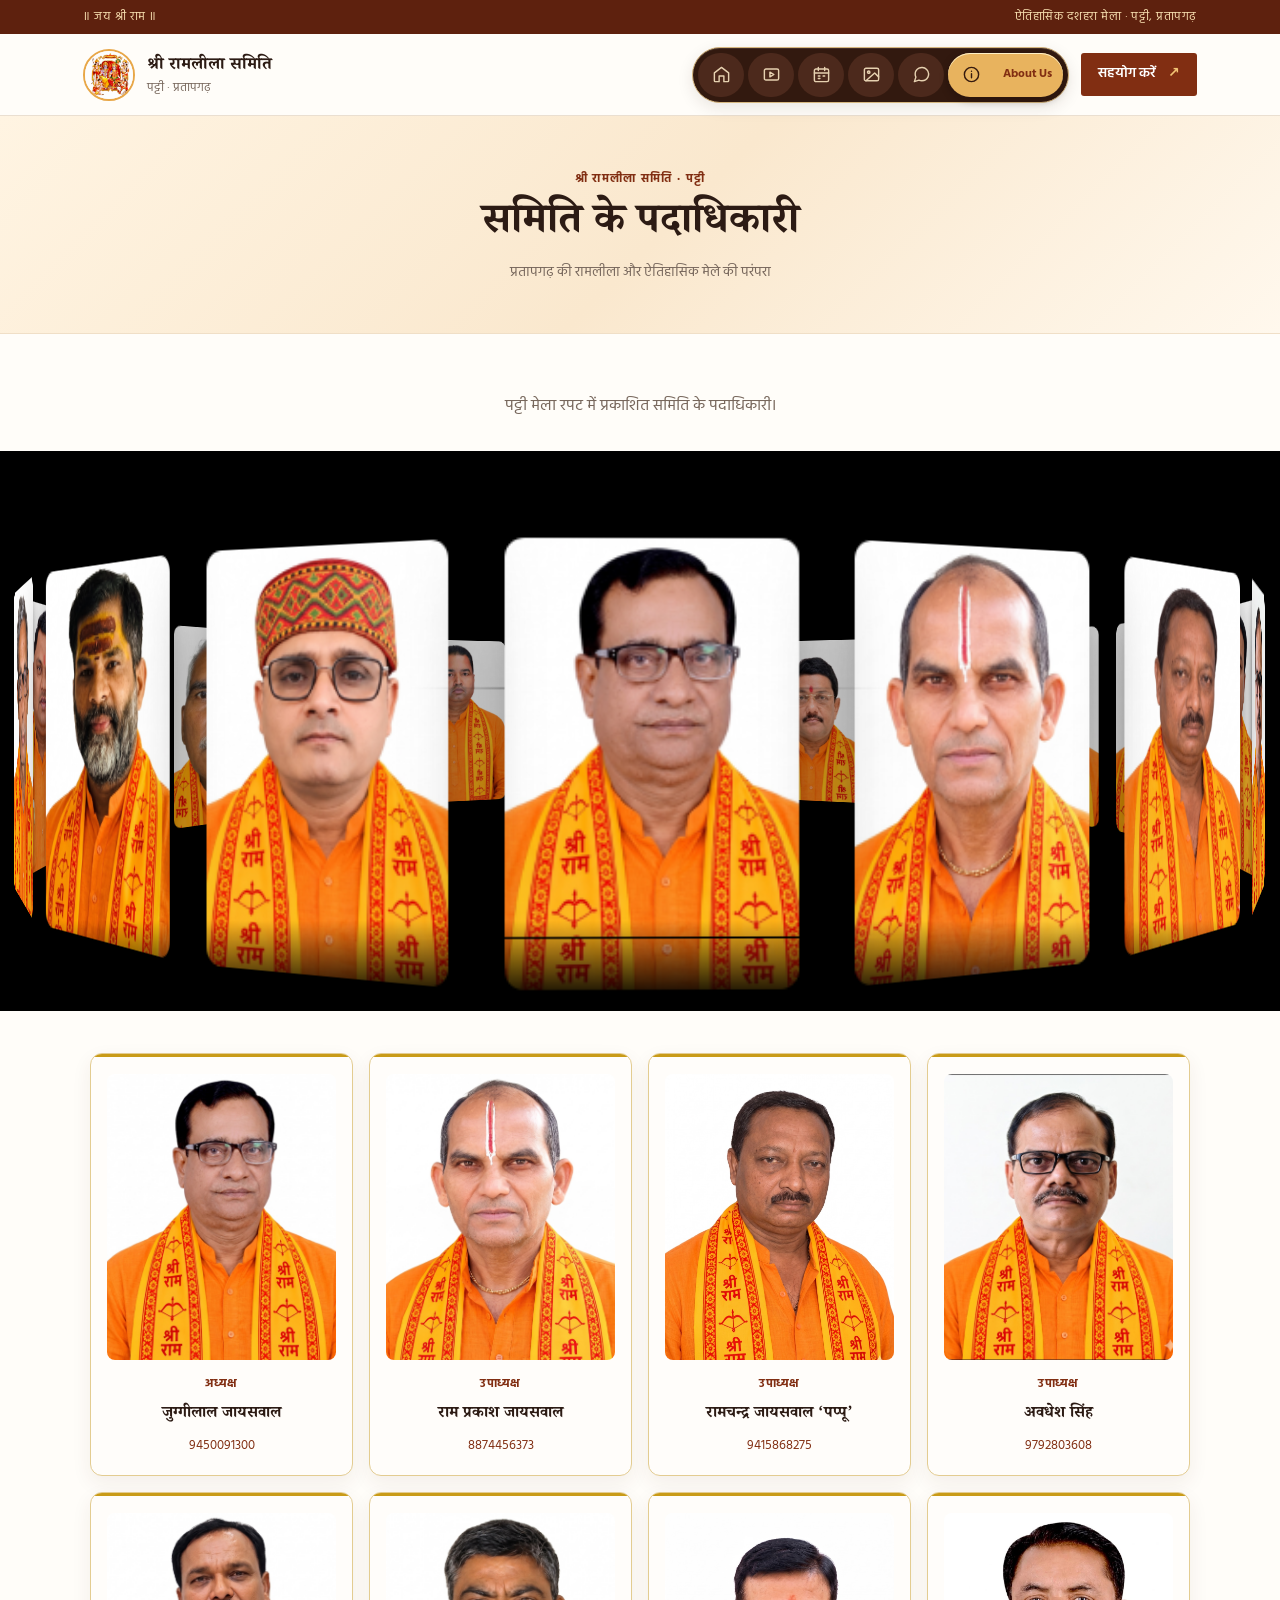
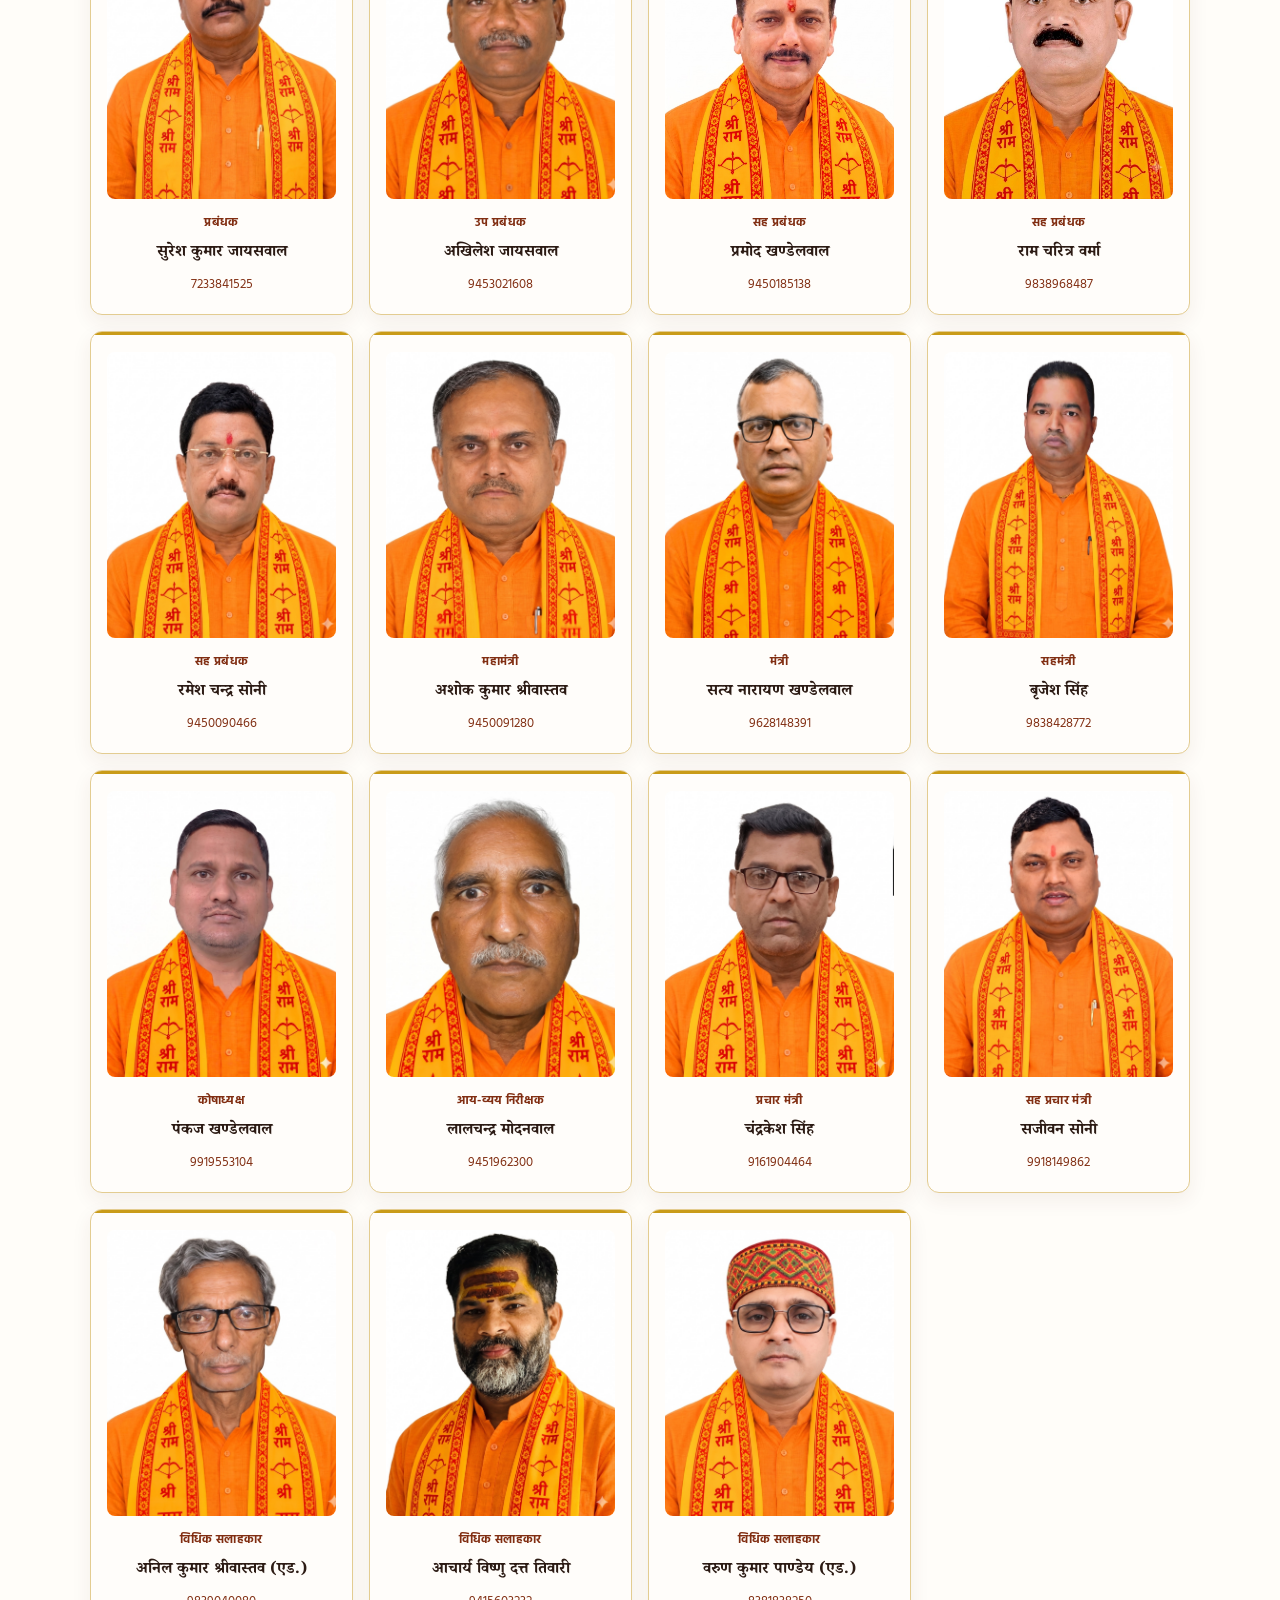
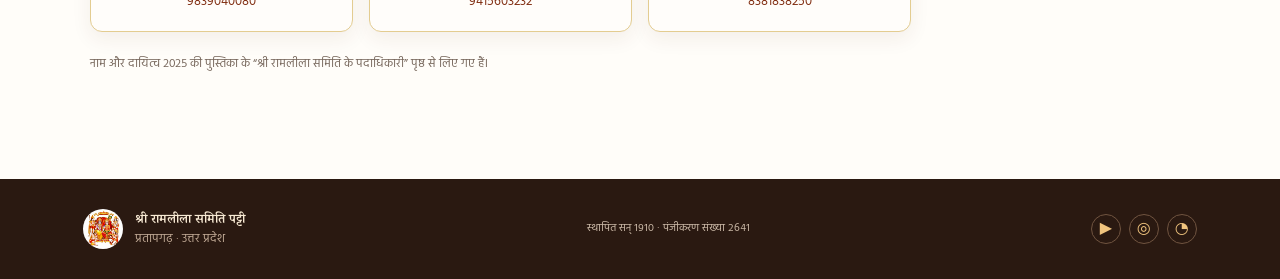
<file: about/organizers/index.html>
<!doctype html>
<html lang="hi"><head><base id="site-base" href="/"><script>(function(){if(location.hostname.endsWith(".github.io")){var repo=location.pathname.split("/").filter(Boolean)[0];if(repo)document.getElementById("site-base").href="/"+repo+"/";}})();</script><meta charset="utf-8"><meta name="viewport" content="width=device-width, initial-scale=1"><meta name="theme-color" content="#812e12"><meta name="description" content="श्री रामलीला समिति पट्टी, प्रतापगढ़ — कार्यक्रम, मेला रपट और संपर्क।"><title>समिति के पदाधिकारी | श्री रामलीला समिति पट्टी</title><link rel="preconnect" href="https://fonts.googleapis.com"><link rel="preconnect" href="https://fonts.gstatic.com" crossorigin><link href="https://fonts.googleapis.com/css2?family=Hind:wght@400;500;600;700&family=Noto+Serif+Devanagari:wght@500;600;700&display=swap" rel="stylesheet"><link rel="stylesheet" href="style.css"><link rel="stylesheet" href="apple-mail-tabs.css?v=7"><link rel="stylesheet" href="pages.css?v=committee-numbered-1"><link rel="stylesheet" href="ring-gallery.css?v=8"><script src="script.js?v=11" defer></script><script src="ring-gallery.js?v=7" defer></script></head>
<body><div class="announcement"><span>॥ जय श्री राम ॥</span><span>ऐतिहासिक दशहरा मेला · पट्टी, प्रतापगढ़</span></div>
<header class="site-header"><a class="brand" href="index.html" aria-label="मुखपृष्ठ"><img src="assets/ram-darbar-divine-royal-assembly.png" alt="राम दरबार"><span><strong>श्री रामलीला समिति</strong><small>पट्टी · प्रतापगढ़</small></span></a><button class="nav-toggle" aria-label="मेन्यू खोलें" aria-expanded="false" aria-controls="site-nav"><span></span><span></span><span></span></button>
<nav id="site-nav" class="nav"><a href="index.html">Home</a><a href="live/">Live Telecast</a><a href="schedule/">Schedule</a><a href="gallery/">Gallery</a><a href="contact/">Contact Us</a><div class="nav-drop"><button type="button" aria-expanded="false">About Us <span>⌄</span></button><div class="nav-drop-menu"><a href="about/">About Us</a><a href="about/organizers/">Organizers</a><a href="about/members/">Members</a><a href="about/history/">History</a></div></div><a class="nav-cta" href="index.html#donate">सहयोग करें <span>↗</span></a></nav></header>
<main><section class="page-hero"><div class="section-kicker">श्री रामलीला समिति · पट्टी</div><h1>समिति के पदाधिकारी</h1><p>प्रतापगढ़ की रामलीला और ऐतिहासिक मेले की परंपरा</p></section><section class="page-wrap"><p class="page-intro">पट्टी मेला रपट में प्रकाशित समिति के पदाधिकारी।</p><section class="ring-gallery-section" aria-label="समिति के पदाधिकारियों की फोटो गैलरी"><div class="ring-gallery-stage" data-ring-gallery data-ring-radius="540" role="region" aria-label="Image gallery"><div class="ring-gallery-ring"></div></div></section><div class="person-grid committee-person-grid"><article class="person-card committee-person-card"><img class="committee-person-photo" src="assets/committee-numbered/8.jpg" alt="जुग्गीलाल जायसवाल" loading="lazy" decoding="async"><span>अध्यक्ष</span><h2>जुग्गीलाल जायसवाल</h2><a href="tel:9450091300">9450091300</a></article><article class="person-card committee-person-card"><img class="committee-person-photo" src="assets/committee-numbered/9.jpg" alt="राम प्रकाश जायसवाल" loading="lazy" decoding="async"><span>उपाध्यक्ष</span><h2>राम प्रकाश जायसवाल</h2><a href="tel:8874456373">8874456373</a></article><article class="person-card committee-person-card"><img class="committee-person-photo" src="assets/committee-numbered/10.jpg" alt="रामचन्द्र जायसवाल ‘पप्पू’" loading="lazy" decoding="async"><span>उपाध्यक्ष</span><h2>रामचन्द्र जायसवाल ‘पप्पू’</h2><a href="tel:9415868275">9415868275</a></article><article class="person-card committee-person-card"><img class="committee-person-photo" src="assets/committee-numbered/11.jpg" alt="अवधेश सिंह" loading="lazy" decoding="async"><span>उपाध्यक्ष</span><h2>अवधेश सिंह</h2><a href="tel:9792803608">9792803608</a></article><article class="person-card committee-person-card"><img class="committee-person-photo" src="assets/committee-numbered/12.jpg" alt="सुरेश कुमार जायसवाल" loading="lazy" decoding="async"><span>प्रबंधक</span><h2>सुरेश कुमार जायसवाल</h2><a href="tel:7233841525">7233841525</a></article><article class="person-card committee-person-card"><img class="committee-person-photo" src="assets/committee-numbered/13.jpg" alt="अखिलेश जायसवाल" loading="lazy" decoding="async"><span>उप प्रबंधक</span><h2>अखिलेश जायसवाल</h2><a href="tel:9453021608">9453021608</a></article><article class="person-card committee-person-card"><img class="committee-person-photo" src="assets/committee-numbered/14.jpg" alt="प्रमोद खण्डेलवाल" loading="lazy" decoding="async"><span>सह प्रबंधक</span><h2>प्रमोद खण्डेलवाल</h2><a href="tel:9450185138">9450185138</a></article><article class="person-card committee-person-card"><img class="committee-person-photo" src="assets/committee-numbered/87.jpeg" alt="राम चरित्र वर्मा" loading="lazy" decoding="async"><span>सह प्रबंधक</span><h2>राम चरित्र वर्मा</h2><a href="tel:9838968487">9838968487</a></article><article class="person-card committee-person-card"><img class="committee-person-photo" src="assets/committee-numbered/16.jpg" alt="रमेश चन्द्र सोनी" loading="lazy" decoding="async"><span>सह प्रबंधक</span><h2>रमेश चन्द्र सोनी</h2><a href="tel:9450090466">9450090466</a></article><article class="person-card committee-person-card"><img class="committee-person-photo" src="assets/committee-numbered/17.jpg" alt="अशोक कुमार श्रीवास्तव" loading="lazy" decoding="async"><span>महामंत्री</span><h2>अशोक कुमार श्रीवास्तव</h2><a href="tel:9450091280">9450091280</a></article><article class="person-card committee-person-card"><img class="committee-person-photo" src="assets/committee-numbered/18.jpg" alt="सत्य नारायण खण्डेलवाल" loading="lazy" decoding="async"><span>मंत्री</span><h2>सत्य नारायण खण्डेलवाल</h2><a href="tel:9628148391">9628148391</a></article><article class="person-card committee-person-card"><img class="committee-person-photo" src="assets/committee-numbered/19.jpg" alt="बृजेश सिंह" loading="lazy" decoding="async"><span>सहमंत्री</span><h2>बृजेश सिंह</h2><a href="tel:9838428772">9838428772</a></article><article class="person-card committee-person-card"><img class="committee-person-photo" src="assets/committee-numbered/20.jpg" alt="पंकज खण्डेलवाल" loading="lazy" decoding="async"><span>कोषाध्यक्ष</span><h2>पंकज खण्डेलवाल</h2><a href="tel:9919553104">9919553104</a></article><article class="person-card committee-person-card"><img class="committee-person-photo" src="assets/committee-numbered/21.jpg" alt="लालचन्द्र मोदनवाल" loading="lazy" decoding="async"><span>आय-व्यय निरीक्षक</span><h2>लालचन्द्र मोदनवाल</h2><a href="tel:9451962300">9451962300</a></article><article class="person-card committee-person-card"><img class="committee-person-photo" src="assets/committee-numbered/22.jpg" alt="चंद्रकेश सिंह" loading="lazy" decoding="async"><span>प्रचार मंत्री</span><h2>चंद्रकेश सिंह</h2><a href="tel:9161904464">9161904464</a></article><article class="person-card committee-person-card"><img class="committee-person-photo" src="assets/committee-numbered/23.jpg" alt="सजीवन सोनी" loading="lazy" decoding="async"><span>सह प्रचार मंत्री</span><h2>सजीवन सोनी</h2><a href="tel:9918149862">9918149862</a></article><article class="person-card committee-person-card"><img class="committee-person-photo" src="assets/committee-numbered/24.jpg" alt="अनिल कुमार श्रीवास्तव (एड.)" loading="lazy" decoding="async"><span>विधिक सलाहकार</span><h2>अनिल कुमार श्रीवास्तव (एड.)</h2><a href="tel:9839040080">9839040080</a></article><article class="person-card committee-person-card"><img class="committee-person-photo" src="assets/committee-numbered/25.jpg" alt="आचार्य विष्णु दत्त तिवारी" loading="lazy" decoding="async"><span>विधिक सलाहकार</span><h2>आचार्य विष्णु दत्त तिवारी</h2><a href="tel:9415603232">9415603232</a></article><article class="person-card committee-person-card"><img class="committee-person-photo" src="assets/committee-numbered/26.jpg" alt="वरुण कुमार पाण्डेय (एड.)" loading="lazy" decoding="async"><span>विधिक सलाहकार</span><h2>वरुण कुमार पाण्डेय (एड.)</h2><a href="tel:8381838250">8381838250</a></article></div><p class="source-note">नाम और दायित्व २०२५ की पुस्तिका के “श्री रामलीला समिति के पदाधिकारी” पृष्ठ से लिए गए हैं।</p></section><footer class="site-footer"><a class="footer-brand" href="index.html"><img src="assets/ram-darbar-divine-royal-assembly.png" alt=""><span><b>श्री रामलीला समिति पट्टी</b><small>प्रतापगढ़ · उत्तर प्रदेश</small></span></a><p>स्थापित सन् १९१० · पंजीकरण संख्या २६४१</p><div class="footer-social"><a href="https://youtube.com/@shriramleelasamitipattipbh?si=acNR0dxjiNUA_b0V" aria-label="YouTube">▶</a><a href="https://www.instagram.com/patti_sriramleela_samiti?psln=cjg3OWozMjIza3Nz&amp;utm_source=qr" aria-label="Instagram">◎</a><a href="https://api.whatsapp.com/send?phone=8052890134&amp;text=%F0%9F%99%8F%20%E0%A4%9C%E0%A4%AF%20%E0%A4%B6%E0%A5%8D%E0%A4%B0%E0%A5%80%20%E0%A4%B0%E0%A4%BE%E0%A4%AE%20%F0%9F%99%8F" aria-label="WhatsApp">◔</a></div></footer></body></html>
</file>
<file: style.css>
:root{--ink:#2c1b14;--muted:#77675c;--rust:#812e12;--rust-dark:#5e210e;--saffron:#e8a748;--cream:#fff9f0;--paper:#fffdf9;--line:#ead8c3;--green:#375b43;--serif:"Noto Serif Devanagari",serif;--sans:"Hind",system-ui,sans-serif}*{box-sizing:border-box}html{scroll-behavior:smooth;scroll-padding-top:86px}body{margin:0;background:var(--paper);color:var(--ink);font-family:var(--sans);font-size:16px;line-height:1.75}a{color:inherit;text-decoration:none}.announcement{height:34px;padding:0 6.5%;display:flex;justify-content:space-between;align-items:center;background:var(--rust-dark);color:#f8dfb0;font-size:12px;letter-spacing:.04em}.site-header{height:82px;padding:0 6.5%;display:flex;align-items:center;justify-content:space-between;background:#fffdf9;border-bottom:1px solid #eadfd1;position:sticky;top:0;z-index:20}.brand,.footer-brand{display:flex;align-items:center;gap:12px}.brand img{width:52px;height:52px;object-fit:cover;border-radius:50%;border:2px solid var(--saffron)}.brand span,.footer-brand span{display:grid;line-height:1.35}.brand strong{font:700 17px var(--serif)}.brand small,.footer-brand small{font-size:12px;color:var(--muted)}.nav{display:flex;align-items:center;gap:25px;font-size:14px;font-weight:600}.nav>a:not(.nav-cta){transition:color .2s}.nav>a:hover,.text-link:hover,.underlined-link:hover{color:var(--rust)}.nav-cta{color:white;background:var(--rust);border-radius:3px;padding:9px 17px}.nav-cta span{margin-left:9px;color:#f2c475}.nav-toggle{display:none}.hero{background:radial-gradient(ellipse at 78% 37%,#f4d7aa 0,#f9ead3 27%,#fff5e5 58%,#fffaf2 100%);min-height:560px;padding:75px 9% 26px;position:relative;overflow:hidden;display:grid;grid-template-columns:1fr 430px;align-items:center;gap:3%;}.hero::before,.hero::after{content:"";position:absolute;border:1px solid #e5c18f;border-radius:50%;width:650px;height:650px;right:-80px;top:-270px;opacity:.42}.hero::after{width:740px;height:740px;right:-125px;top:-315px;opacity:.22}.hero-copy{position:relative;z-index:2;max-width:640px}.eyebrow,.section-kicker{color:var(--rust);font-weight:700;font-size:12px;letter-spacing:.11em;text-transform:uppercase}.eyebrow{display:flex;align-items:center;gap:9px}.eyebrow span{width:24px;height:2px;background:var(--saffron)}h1,h2,h3,p{margin-top:0}.hero h1{font:700 clamp(38px,5.4vw,65px)/1.35 var(--serif);margin:18px 0 4px;letter-spacing:-.03em}.hero h1 em,.intro h2 em,.section-heading h2 em,.book-copy h2 em,.live-grid h2 em,.contact-heading h2 em{font-style:normal;color:var(--rust)}.hero-location{font-size:14px;color:var(--muted);letter-spacing:.08em}.hero-lead{font-size:17px;max-width:520px;line-height:2;margin:26px 0}.hero-actions{display:flex;align-items:center;gap:26px}.button{min-height:48px;display:inline-flex;align-items:center;justify-content:center;gap:25px;padding:11px 20px;font-weight:700;font-size:14px;border-radius:3px;transition:transform .2s,background .2s}.button:hover{transform:translateY(-2px)}.button-gold{background:var(--saffron);color:#422510}.button-gold:hover{background:#f1bd68}.button-rust{background:var(--rust);color:white}.button-rust:hover{background:var(--rust-dark)}.text-link,.underlined-link{font-weight:700;font-size:14px}.text-link span{padding-left:6px}.hero-art{height:395px;width:395px;justify-self:center;position:relative;display:grid;place-items:center}.hero-art>img{z-index:2;width:260px;height:330px;object-fit:cover;border-radius:46% 46% 9px 9px;filter:sepia(.08);box-shadow:0 22px 60px #713d2542}.art-ring{position:absolute;border:1px solid #cd9851;border-radius:50%;width:340px;height:340px;z-index:1}.ring-two{width:390px;height:390px;border-color:#d8b27d;opacity:.55}.art-sun{position:absolute;z-index:3;top:23px;right:43px;border-radius:50%;width:67px;height:67px;display:grid;place-items:center;background:#e7aa4f;color:#fff8e7;font-size:30px;box-shadow:0 5px 25px #9a5a2570}.art-caption{position:absolute;z-index:4;bottom:5px;right:5px;background:var(--rust);color:#fff2d9;padding:9px 15px;display:grid;text-align:center;line-height:1.25;box-shadow:0 7px 20px #44221036}.art-caption span{font-size:10px;letter-spacing:.08em}.art-caption strong{font:700 19px var(--serif)}.hero-bottom{grid-column:1/-1;display:flex;justify-content:space-between;align-items:center;color:#806f60;font-size:12px;border-top:1px solid #d9c4a5;padding-top:12px;margin-top:25px}.scroll-cue b{color:var(--rust);font-size:17px;margin-left:7px}.section-wrap{max-width:1160px;margin:auto;padding-left:30px;padding-right:30px}.intro{padding-top:94px;padding-bottom:68px}.intro-grid{display:grid;grid-template-columns:1fr 1fr;gap:9%;align-items:start;margin-top:16px}.intro h2,.section-heading h2,.book-copy h2,.live-grid h2,.contact-heading h2{font:700 34px/1.55 var(--serif);margin:0}.intro-grid>div p{color:#66564c;margin:4px 0 13px;max-width:510px}.underlined-link{display:inline-block;margin-top:7px;color:var(--rust);border-bottom:1px solid #d6a259;padding-bottom:3px}.underlined-link span{margin-left:12px}.stat-row{display:flex;gap:80px;border-top:1px solid var(--line);margin-top:43px;padding-top:22px}.stat-row>div{display:grid;gap:0}.stat-row strong{font:700 22px var(--serif);color:var(--rust)}.stat-row span{font-size:12px;color:var(--muted)}.schedule-section{background:var(--cream);padding:74px 0 76px;border-top:1px solid #f0e4d4;border-bottom:1px solid #f0e4d4}.section-heading{display:flex;justify-content:space-between;align-items:end;margin-bottom:31px}.section-heading>p{font-size:14px;color:var(--muted);margin:0 0 7px}.schedule-grid{display:grid;grid-template-columns:repeat(3,1fr);gap:18px}.day-card{position:relative;background:#fffdfa;border:1px solid #ead8c3;padding:24px 24px 20px;min-height:226px;overflow:hidden}.day-number{position:absolute;top:8px;right:17px;color:#ead9c1;font:700 52px var(--serif)}.day-date{font-size:12px;color:var(--rust);font-weight:700;position:relative}.day-card h3{font:700 20px var(--serif);margin:10px 0}.day-card p{max-width:280px;color:#6c5d52;font-size:14px;margin:0;line-height:1.9;position:relative}.card-rule{display:block;width:33px;height:2px;background:var(--saffron);margin-top:19px}.schedule-note{text-align:right;color:var(--muted);font-size:12px;margin:14px 0 0}.book-section{display:grid;grid-template-columns:.75fr 1.25fr;gap:7%;align-items:center;padding-top:91px;padding-bottom:91px}.book-copy h2{margin:12px 0}.book-copy>p:not(.file-meta){color:var(--muted);max-width:340px;margin-bottom:24px}.file-meta{font-size:12px;color:#85786d;margin:13px 0 0}.book-viewer{border:1px solid #ddcbb5;box-shadow:0 20px 55px #48281712;background:#f7f0e7;overflow:hidden}.viewer-bar{height:40px;display:flex;align-items:center;justify-content:space-between;padding:0 13px;font-size:11px;color:#75675b}.viewer-bar>span:first-child{display:flex;gap:4px}.viewer-bar i{height:7px;width:7px;border-radius:50%;background:#d8b991}.viewer-bar a{color:var(--rust);font-weight:700}.book-viewer iframe{display:block;width:100%;height:430px;border:0;background:#eee8df}.live-section{background:#362016;color:#fff8ed;padding:76px 0}.live-grid{display:grid;grid-template-columns:.72fr 1.28fr;align-items:center;gap:8%}.live-grid .section-kicker{color:#e7ae59}.live-grid h2{margin:10px 0}.live-grid h2 em{color:#e8b768}.live-grid>div>p{color:#ddc8b4;margin:0 0 18px}.live-grid .underlined-link{color:#f1bf6d;border-color:#98643c}.video-frame{position:relative;aspect-ratio:16/9;background:#1d120d;box-shadow:0 17px 45px #170b0780}.video-frame iframe{position:absolute;inset:0;width:100%;height:100%;border:0}.contact-section{padding-top:85px;padding-bottom:91px}.contact-heading{text-align:center}.contact-heading h2{margin:7px 0}.contact-heading>p{color:var(--muted);font-size:14px}.social-grid{display:grid;grid-template-columns:repeat(3,1fr);gap:12px;margin-top:31px}.social-grid>a{display:flex;align-items:center;gap:13px;border:1px solid var(--line);background:#fffdfa;padding:13px 15px;transition:border .2s,transform .2s}.social-grid>a:hover{border-color:#c78a43;transform:translateY(-2px)}.social-grid>a>span:last-child{display:grid;line-height:1.5}.social-grid b{font-size:14px}.social-grid small{font-size:11px;color:var(--muted)}.social-icon{width:38px;height:38px;display:grid;place-items:center;color:#fff;background:var(--rust);font-size:19px;border-radius:50%;flex:none}.social-grid>a:nth-child(2) .social-icon{background:#c43d30}.social-grid>a:nth-child(3) .social-icon{background:#a84b61}.social-grid>a:nth-child(4) .social-icon{background:#282421}.social-grid>a:nth-child(5) .social-icon{background:#3768a7}.social-grid>a:nth-child(6) .social-icon{background:#3f9a65}.donate-banner{min-height:190px;background:#812e12;color:#fff5e4;display:flex;align-items:center;justify-content:center;gap:80px;position:relative;overflow:hidden;padding:30px}.donate-banner::before,.donate-banner::after{content:"";position:absolute;width:280px;height:280px;border:1px solid #f1bd6850;border-radius:50%;left:-120px;top:-160px}.donate-banner::after{width:370px;height:370px;left:auto;right:-140px;top:-195px}.donate-om{font:60px var(--serif);color:#efbd6e;opacity:.9}.donate-banner .section-kicker{color:#f2c478}.donate-banner h2{font:600 24px/1.6 var(--serif);margin:5px 0}.site-footer{min-height:100px;padding:20px 6.5%;display:flex;align-items:center;justify-content:space-between;gap:20px;background:#2a1911;color:#f8ead4}.footer-brand img{width:40px;height:40px;border-radius:50%;object-fit:cover}.footer-brand b{font:600 13px var(--serif)}.footer-brand small{color:#c0a995}.site-footer p,.back-top{font-size:11px;color:#cbb9a7;margin:0}.back-top:hover{color:white} @media(max-width:1000px){.site-header{padding:0 4%}.nav{gap:15px;font-size:13px}.hero{padding-left:6%;padding-right:6%;grid-template-columns:1fr 350px}.hero-art{transform:scale(.85)}.book-section{gap:4%}.section-wrap{padding-left:5%;padding-right:5%}}@media(max-width:760px){html{scroll-padding-top:68px}.announcement{padding:0 5%;font-size:10px}.site-header{height:68px;padding:0 5%}.brand img{height:43px;width:43px}.brand strong{font-size:14px}.brand small{font-size:10px}.nav-toggle{display:grid;gap:5px;background:none;border:0;padding:9px}.nav-toggle span{display:block;width:23px;height:2px;background:var(--rust)}.nav{display:none;position:absolute;top:68px;left:0;right:0;padding:12px 5% 19px;background:#fffdf9;border-bottom:1px solid var(--line);box-shadow:0 10px 15px #3b281310;align-items:stretch;gap:0}.nav.is-open{display:flex;flex-direction:column}.nav>a{padding:9px 0}.nav .nav-cta{padding:9px 12px;margin-top:4px;text-align:center}.hero{min-height:0;padding:49px 7% 20px;display:flex;flex-direction:column;align-items:flex-start;gap:0}.hero h1{font-size:41px}.hero-lead{font-size:15px;margin:17px 0}.hero-art{align-self:center;width:310px;height:300px;margin:13px 0 6px;transform:none}.hero-art>img{width:200px;height:252px}.art-ring{width:255px;height:255px}.ring-two{width:300px;height:300px}.art-sun{width:52px;height:52px;top:12px;right:26px;font-size:23px}.art-caption{right:0;bottom:2px}.hero-bottom{width:100%;margin-top:17px;font-size:10px}.section-wrap{padding-left:7%;padding-right:7%}.intro{padding-top:58px;padding-bottom:50px}.intro-grid{grid-template-columns:1fr;gap:14px}.intro h2,.section-heading h2,.book-copy h2,.live-grid h2,.contact-heading h2{font-size:27px}.stat-row{gap:0;justify-content:space-between;margin-top:28px}.stat-row strong{font-size:18px}.stat-row span{font-size:10px}.schedule-section{padding:55px 0}.section-heading{align-items:start;gap:12px;flex-direction:column}.section-heading>p br{display:none}.schedule-grid{grid-template-columns:1fr;gap:10px}.day-card{min-height:0;padding:20px}.day-card p{max-width:90%}.schedule-note{text-align:left}.book-section{grid-template-columns:1fr;gap:27px;padding-top:59px;padding-bottom:59px}.book-viewer iframe{height:350px}.live-section{padding:56px 0}.live-grid{grid-template-columns:1fr;gap:25px}.social-grid{grid-template-columns:1fr 1fr;gap:9px}.social-grid>a{padding:10px;gap:9px}.social-icon{width:32px;height:32px}.social-grid small{font-size:10px}.contact-section{padding-top:57px;padding-bottom:58px}.donate-banner{justify-content:space-between;gap:10px;padding:25px 7%;min-height:170px}.donate-om{font-size:35px}.donate-banner h2{font-size:18px}.donate-banner .button{gap:10px;padding:10px}.site-footer{padding:18px 6%;flex-wrap:wrap}.site-footer p{order:3;width:100%;text-align:center}.footer-brand b{font-size:11px}}@media(max-width:410px){.announcement span:last-child{font-size:9px}.hero h1{font-size:36px}.hero-art{transform:scale(.9);transform-origin:center}.social-grid{grid-template-columns:1fr}.donate-om{display:none}}
</file>
<file: streaming-text.css>
.streaming-heading .streaming-word {
  display: inline;
  color: transparent;
  text-shadow: 0 0 7px var(--stream-ink);
}

.streaming-heading.is-streaming .streaming-word {
  animation: streaming-word-reveal 250ms ease-out both;
  animation-delay: var(--stream-delay, 100ms);
}

@keyframes streaming-word-reveal {
  from { color: transparent; text-shadow: 0 0 7px var(--stream-ink); }
  to { color: var(--stream-ink); text-shadow: 0 0 0 transparent; }
}

@media (prefers-reduced-motion: reduce) {
  .streaming-heading .streaming-word {
    animation: none;
    color: var(--stream-ink);
    text-shadow: none;
  }
}
</file>
<file: pages.css>
.nav-drop{position:relative}.nav-drop>button{border:0;background:transparent;color:inherit;font:inherit;font-weight:600;cursor:pointer;padding:8px 0}.nav-drop>button span{color:var(--rust);margin-left:3px}.nav-drop-menu{display:none;position:absolute;z-index:30;top:100%;right:0;min-width:185px;padding:7px;background:#fffdf9;border:1px solid var(--line);box-shadow:0 12px 25px #3b28131a}.nav-drop.open .nav-drop-menu,.nav-drop:hover .nav-drop-menu{display:grid}.nav-drop-menu a{padding:7px 10px;font-size:13px}.nav-drop-menu a:hover{background:var(--cream);color:var(--rust)}
.page-hero{padding:53px 7% 47px;text-align:center;background:linear-gradient(135deg,#fff4e2,#fae8ce 52%,#fff8ed);border-bottom:1px solid #f0dfc7}.page-hero .section-kicker{margin-bottom:4px}.page-hero h1{font:700 clamp(29px,4vw,42px)/1.5 var(--serif);margin:4px 0}.page-hero>p{color:var(--muted);margin:0;font-size:14px}.page-wrap{max-width:1160px;margin:0 auto;padding:58px 30px 82px}.page-intro{font-size:16px;color:var(--muted);text-align:center;margin:0 auto 31px;max-width:700px}.live-page{max-width:980px}.live-feature{max-width:920px;margin:0 auto 38px}.center-action{text-align:center;padding:12px}.center-action h2,.subheading{font:700 24px var(--serif);margin:0 0 7px}.center-action p{color:var(--muted);margin:0 0 17px}.event-grid{display:grid;grid-template-columns:repeat(2,1fr);gap:15px}.event-card,.person-card,.contact-card,.support-card{background:#fffdfa;border:1px solid var(--line);padding:23px;position:relative}.event-card:before,.person-card:before{content:"";height:3px;width:42px;background:var(--saffron);position:absolute;top:0;left:23px}.event-date,.person-card>span{color:var(--rust);font-size:12px;font-weight:700;letter-spacing:.03em}.event-card h2,.person-card h2,.contact-card h2{font:700 21px var(--serif);margin:8px 0}.event-card p{color:#6c5d52;font-size:14px;line-height:1.9;margin:0}.source-note{margin:22px 0;color:var(--muted);font-size:12px}.inline-book{display:flex;align-items:center;justify-content:space-between;padding:13px 0;border-top:1px solid var(--line);font-weight:600}.inline-book .underlined-link{margin:0}
.gallery-filters{display:flex;flex-wrap:wrap;justify-content:center;gap:8px;margin-bottom:24px}.gallery-filters button{border:1px solid var(--line);background:#fffdf9;color:var(--ink);padding:6px 14px;font:600 12px var(--sans);cursor:pointer;border-radius:99px}.gallery-filters button[aria-pressed="true"],.gallery-filters button:hover{background:var(--rust);color:white;border-color:var(--rust)}.album-grid{display:grid;grid-template-columns:repeat(3,1fr);gap:17px}.album-card{margin:0;border:1px solid var(--line);background:#fffdfa;padding:8px;box-shadow:0 8px 20px #4828170a}.album-card[hidden]{display:none}.album-card a{display:block;height:280px;overflow:hidden;background:var(--cream)}.album-card img{width:100%;height:100%;object-fit:cover;object-position:top;transition:transform .25s}.album-card a:hover img{transform:scale(1.04)}.album-card figcaption{font:600 14px var(--serif);padding:9px 5px 5px}.gallery-video{height:280px;overflow:hidden;background:#1d120d}.gallery-video iframe{display:block;width:100%;height:100%;border:0}
.about-lead{display:grid;grid-template-columns:1fr 1fr;gap:8%;align-items:center;padding:5px 0 37px;border-bottom:1px solid var(--line);margin-bottom:35px}.about-lead h2,.history-copy h2{font:700 31px/1.55 var(--serif);margin:8px 0}.about-lead h2 em,.history-copy h2 em{font-style:normal;color:var(--rust)}.about-lead>p{color:var(--muted);margin:0 0 18px}.contact-grid{display:grid;grid-template-columns:repeat(2,1fr);gap:14px}.contact-card h2{margin:6px 0}.contact-card>a{color:var(--rust);font-weight:700}.contact-links{margin-top:35px;padding:26px;background:var(--cream);border:1px solid var(--line);display:grid;gap:10px}.contact-links h2{font:700 22px var(--serif);margin:0 0 3px}.contact-links>a{color:var(--rust);font-weight:600;width:max-content}.contact-links>p{margin:8px 0 0;color:var(--muted);font-size:13px}
.about-links{display:grid;grid-template-columns:repeat(2,minmax(0,1fr));grid-auto-rows:1fr;gap:18px}.about-links>a{position:relative;min-width:0;min-height:232px;padding:22px 24px 20px;display:grid;grid-template-columns:1fr auto;grid-template-rows:auto auto 1fr auto;align-items:start;gap:0 12px;overflow:hidden;border:1px solid #dfc18d;border-radius:3px;background:linear-gradient(145deg,#fffaf0,#f8efdf);color:var(--ink);box-shadow:0 5px 16px #53200c08;transition:transform .22s ease,border-color .22s ease,box-shadow .22s ease,background-color .22s ease}.about-links>a:hover{transform:translateY(-3px);border-color:#b98343;box-shadow:0 12px 24px #53200c14;background:#fff9ec}.about-links>a:focus-visible{outline:3px solid #c18a4a;outline-offset:3px}.about-card-number{grid-column:1;grid-row:1;display:grid;place-items:center;width:34px;height:34px;border:1px solid #d7b77d;border-radius:50%;background:#fff8e9;color:#812e12;font:700 12px/1 var(--sans);letter-spacing:.04em}.about-card-icon{grid-column:2;grid-row:1;display:grid;place-items:center;width:40px;height:40px;color:#9a5b24}.about-card-icon svg{width:25px;height:25px;fill:none;stroke:currentColor;stroke-width:1.55;stroke-linecap:round;stroke-linejoin:round}.about-links b{grid-column:1/-1;grid-row:2;margin-top:18px;color:#64220f;font:700 21px/1.45 var(--serif)}.about-links small{grid-column:1/-1;grid-row:3;align-self:start;max-width:38ch;margin-top:7px;padding-right:28px;color:#746256;font:400 14px/1.8 var(--sans);white-space:normal;overflow-wrap:anywhere}.about-links i{grid-column:2;grid-row:4;justify-self:end;align-self:end;display:grid;place-items:center;width:32px;height:32px;border-radius:50%;background:#812e12;color:#fff4df;font-size:16px;font-style:normal;transition:transform .22s ease,background-color .22s ease}.about-links>a:hover i{transform:translate(2px,-2px);background:#a04420}
.person-grid{display:grid;grid-template-columns:repeat(3,1fr);gap:12px}.person-card{padding:20px}.person-card h2{font-size:16px;margin:8px 0 3px}.person-card>a{font-size:13px;color:var(--rust)}.name-grid{list-style:none;padding:0;margin:14px 0 25px;display:grid;grid-template-columns:repeat(3,1fr);gap:8px}.name-grid li{padding:9px 12px;background:#fffdfa;border:1px solid var(--line);font-size:14px}.empty-state{max-width:690px;text-align:center;padding:50px 28px;margin:0 auto;border:1px solid var(--line);background:#fffdfa}.empty-symbol{display:grid;place-items:center;background:#f7e8d1;color:var(--rust);width:65px;height:65px;border-radius:50%;margin:0 auto 16px;font:700 17px var(--serif)}.empty-state h2{font:700 24px var(--serif)}.empty-state p{color:var(--muted);margin:0 auto 20px;max-width:530px}.history-layout{display:grid;grid-template-columns:250px 1fr;gap:8%;align-items:start}.history-stamp{background:var(--rust);color:#fff1d9;min-height:210px;display:grid;align-content:center;justify-items:center;padding:25px}.history-stamp span,.history-stamp small{font-size:12px;letter-spacing:.07em}.history-stamp strong{font:700 48px var(--serif);color:#f1bd68}.history-copy h2{font-size:28px}.history-copy p{color:#66564c;line-height:2}.footer-social{display:flex;gap:8px}.footer-social a{width:30px;height:30px;border:1px solid #705440;border-radius:50%;display:grid;place-items:center;color:#f0c47e}
@media(max-width:760px){.nav-drop{width:100%}.nav-drop>button{padding:9px 0;width:100%;text-align:left}.nav-drop-menu{position:static;box-shadow:none;border:0;border-left:2px solid var(--saffron);margin:0 0 7px 10px;padding:3px 7px}.nav-drop.open .nav-drop-menu{display:grid}.page-hero{padding:39px 6% 34px}.page-wrap{padding:42px 6% 58px}.event-grid,.contact-grid,.about-lead,.history-layout{grid-template-columns:1fr}.album-grid{grid-template-columns:repeat(2,1fr);gap:10px}.album-card a{height:230px}.person-grid{grid-template-columns:repeat(2,1fr);gap:8px}.person-card{padding:16px}.name-grid{grid-template-columns:repeat(2,1fr)}.about-lead{gap:13px;padding-bottom:24px;margin-bottom:24px}.history-layout{gap:25px}.history-stamp{min-height:140px}.footer-social{order:4;margin-left:auto}}
@media(max-width:420px){.album-grid,.person-grid,.name-grid,.about-links{grid-template-columns:1fr}.album-card a{height:280px}.inline-book{align-items:flex-start;gap:10px;flex-direction:column}}
.schedule-archive{margin-top:48px;padding-top:28px;border-top:1px solid var(--line)}
.schedule-archive>.source-note{margin:8px 0 20px;text-align:left}
.venue-card{display:grid;grid-template-columns:.7fr 1.3fr;gap:25px;align-items:center;margin-top:24px;padding:23px;border:1px solid var(--line);background:#fffdfa}.venue-card h2{font:700 22px var(--serif);margin:8px 0 3px}.venue-card p{color:var(--muted);margin:0}.venue-card .underlined-link{margin-top:13px}.map-frame{position:relative;aspect-ratio:16/9;min-height:240px;background:#f4eadc;border:1px solid var(--line);overflow:hidden}.map-frame iframe{position:absolute;inset:0;width:100%;height:100%;border:0}
@media(max-width:760px){.venue-card{grid-template-columns:1fr;gap:16px;margin-top:20px;padding:18px}.map-frame{width:100%;min-width:0;min-height:190px;aspect-ratio:16/9;border-radius:3px}.venue-card>div:first-child{padding:0 2px}}
@media(max-width:420px){.venue-card{padding:15px}.map-frame{min-height:170px}}
.committee-person-grid{grid-template-columns:repeat(4,minmax(0,1fr));gap:16px}.committee-person-card{padding:16px;border:1px solid #e3cc91;border-radius:12px;background:#fffdfa;text-align:center;overflow:hidden;box-shadow:0 7px 20px rgba(80,48,22,.07)}.committee-person-card:before{left:0;top:0;width:100%;height:3px;border-radius:12px 12px 0 0;background:#c99b18}.committee-person-photo,.committee-photo-missing{display:grid;width:100%;aspect-ratio:4/5;margin:4px 0 14px;border-radius:8px;background:#fff}.committee-person-photo{display:block;object-fit:cover;object-position:center 8%}.committee-photo-missing{place-items:center;background:linear-gradient(145deg,#f5ead4,#fffaf0);color:#8b2e0b;font-size:13px}.committee-person-card>span{display:block}.committee-person-card h2{font-size:16px;line-height:1.55;margin:8px 0 3px}.committee-person-card>a{display:inline-block;margin-top:2px;font-size:13px;color:var(--rust)}
@media(max-width:760px){.committee-person-grid{grid-template-columns:repeat(2,minmax(0,1fr));gap:10px}.committee-person-card{padding:12px}}
@media(max-width:420px){.committee-person-grid{grid-template-columns:1fr}}
.guardian-section{margin:38px 0 34px;padding:34px 0;border-top:1px solid var(--line);border-bottom:1px solid var(--line)}.guardian-heading{text-align:center;margin:0 auto 26px}.guardian-heading h2{font:700 27px/1.5 var(--serif);color:var(--rust);margin:5px 0}.guardian-heading>p{margin:0;color:var(--muted);font-size:14px}
.committee-person-card--no-photo{display:flex;min-height:180px;flex-direction:column;justify-content:center}
</file>
<file: home-art.css>
.hero-art{isolation:isolate}
.hero-art::before{content:"";position:absolute;z-index:0;inset:15px;border-radius:50%;background:radial-gradient(circle at 50% 44%,#fffdf7 0 43%,#f3ddb6 67%,#dfb36d 100%);box-shadow:0 20px 50px #60341620,inset 0 0 0 1px #d6b375}
.hero-art>img{width:335px;height:335px;object-fit:contain;object-position:center;padding:8px;border-radius:50%;border:7px solid #fffaf0;outline:2px solid #d1a257;background:#fffdf9;box-shadow:0 18px 42px #58301635,inset 0 0 0 1px #ecd4a8;filter:saturate(1.06)}
.hero-art>.hero-ripple-canvas{position:absolute;z-index:2;top:50%;left:50%;width:335px;height:335px;padding:8px;transform:translate(-50%,-50%);border:7px solid #fffaf0;border-radius:50%;outline:2px solid #d1a257;background:#fffdf9;box-shadow:0 18px 42px #58301635,inset 0 0 0 1px #ecd4a8;filter:saturate(1.06);opacity:0;pointer-events:none;transition:opacity .18s ease}
.hero-art--ripple-ready>img{opacity:0}
.hero-art--ripple-ready>.hero-ripple-canvas{opacity:1}
.art-ring{width:365px;height:365px;border-color:#c9984d;opacity:.84}
.ring-two{width:405px;height:405px;border:1px dashed #b98439;opacity:.54}
.art-sun{border:3px solid #fff4d8;background:radial-gradient(circle at 36% 30%,#f4ca7b,#d68a26 75%);box-shadow:0 5px 24px #9a5a2575,0 0 0 5px #d89b4730}
.art-caption{right:2px;bottom:12px;border:1px solid #f4cf87;border-radius:4px;box-shadow:0 9px 24px #44221045}
@media(max-width:760px){.hero-art>img,.hero-art>.hero-ripple-canvas{width:246px;height:246px}.art-ring{width:270px;height:270px}.ring-two{width:304px;height:304px}.hero-art::before{inset:20px}.art-caption{right:0;bottom:7px}}
@media(max-width:410px){.hero-art>img,.hero-art>.hero-ripple-canvas{width:226px;height:226px}.art-ring{width:250px;height:250px}.ring-two{width:284px;height:284px}}
.hero{grid-template-columns:430px minmax(0,1fr)}
.hero-art{grid-column:1;grid-row:1}
.hero-copy{grid-column:2;grid-row:1;justify-self:stretch;max-width:680px;text-align:center}
.hero-copy .hero-lead{margin-left:auto;margin-right:auto}
.hero-bottom{grid-column:1/-1}
.temple-mark{width:76px;height:56px;margin:0 auto 11px;color:#b9812e;filter:drop-shadow(0 3px 2px #b9812e25)}
.temple-mark svg{display:block;width:100%;height:100%}
.hero-title-plaque{position:relative;display:block;max-width:560px;margin:0 auto;padding:12px 24px;background:linear-gradient(135deg,#6b2116,#8a2d1c 50%,#681f15);border:2px solid #d7ad59;box-shadow:inset 0 0 0 3px #6b2116,inset 0 0 0 4px #edcf88,0 9px 20px #54200d1d}
.hero-title-plaque::before,.hero-title-plaque::after{content:"✦";position:absolute;top:50%;transform:translateY(-50%);color:#f1d18b;font-size:15px}
.hero-title-plaque::before{left:12px}.hero-title-plaque::after{right:12px}
.hero-title-plaque h1{--stream-ink:#fff6e5;margin:0;color:#fff6e5;font:700 clamp(27px,3.2vw,39px)/1.35 var(--serif);letter-spacing:.01em;text-shadow:0 2px 3px #3c140d;transform:translateY(7px)}
.hero-location-ribbon{position:relative;display:table;margin:12px auto 13px;padding:5px 29px;color:#6a3a18;background:linear-gradient(180deg,#fff8e9,#f5e2be);border:1px solid #c99b4c;box-shadow:0 3px 9px #69431a18;font:700 17px var(--serif);clip-path:polygon(7% 0,93% 0,100% 50%,93% 100%,7% 100%,0 50%)}
.hero-copy .hero-location{display:table;margin:0 auto 17px;padding:6px 17px;border:1px solid #dec28c;border-radius:999px;background:#fffaf0;color:#6b4a2a;font-size:13px;font-weight:600;letter-spacing:.025em}
.hero-copy .hero-location span{color:#b78232;padding:0 5px}
.hero-copy .hero-actions{justify-content:center;gap:12px}
.hero-copy .text-link{min-height:48px;display:inline-flex;align-items:center;justify-content:center;gap:10px;padding:10px 18px;border:1px solid #a45d36;border-radius:3px;color:#762b19;background:#fffaf2}
.hero-copy .text-link:hover{background:#f8ead6;color:#642010}
@media(max-width:1000px){.hero{grid-template-columns:380px minmax(0,1fr);padding-left:5%;padding-right:5%}.hero-title-plaque{padding-left:22px;padding-right:22px}.hero-title-plaque h1{font-size:31px}}
@media(max-width:760px){.hero-copy{grid-column:auto;grid-row:auto;width:100%;max-width:none;text-align:center}.hero-title-plaque{max-width:520px}.hero-copy .hero-lead{margin-left:auto;margin-right:auto}.hero-copy .hero-actions{justify-content:center;flex-wrap:wrap}}
.hero{box-sizing:border-box;min-height:calc(100vh - 116px);min-height:calc(100svh - 116px);grid-template-rows:minmax(min-content,1fr) auto}
.hero-copy,.hero-art{align-self:center}
.hero-bottom{align-self:end}
@media(min-width:761px){.hero-art{left:-32px}}
@media(min-width:761px){.hero-copy{left:0;justify-self:end;width:min(100%,680px)}}
@media(min-width:761px) and (max-height:760px){.hero{padding-top:28px;padding-bottom:12px}.hero-art{width:330px;height:330px}.hero-art>img{width:280px;height:280px}.art-ring{width:310px;height:310px}.ring-two{width:350px;height:350px}}
@media(max-width:760px){.hero{min-height:calc(100vh - 102px);min-height:calc(100svh - 102px);padding-top:24px;padding-bottom:14px;justify-content:space-between}.temple-mark{width:55px;height:40px;margin-bottom:6px}.hero-title-plaque{padding:8px 18px}.hero-title-plaque h1{font-size:clamp(20px,6vw,25px);white-space:nowrap;transform:translateY(4px)}.hero-location-ribbon{margin:7px auto 8px;padding:4px 24px;font-size:15px}.hero-copy .hero-location{margin-bottom:10px;padding:4px 13px;font-size:12px}.hero-copy .hero-lead{font-size:14px;line-height:1.55;margin-top:10px;margin-bottom:12px}.hero-copy .hero-actions{gap:8px}.hero-copy .button,.hero-copy .text-link{min-height:42px;padding:8px 13px;font-size:12px}.hero-art{width:280px;height:235px;margin:2px auto 0;transform:none}.hero-art>img{width:205px;height:205px}.art-ring{width:230px;height:230px}.ring-two{width:270px;height:270px}.hero-art::before{inset:13px}.art-caption{bottom:0}.hero-bottom{margin-top:8px;padding-top:8px;font-size:10px}}
@media(max-width:760px) and (max-height:740px){.hero{padding-top:15px;padding-bottom:8px}.temple-mark{width:48px;height:34px;margin-bottom:4px}.hero-title-plaque{padding:6px 15px}.hero-location-ribbon{margin-top:5px;margin-bottom:6px}.hero-copy .hero-location{margin-bottom:7px}.hero-copy .hero-lead{font-size:13px;line-height:1.45;margin-top:7px;margin-bottom:9px}.hero-copy .button,.hero-copy .text-link{min-height:38px;padding:6px 11px}.hero-art{width:250px;height:190px;margin-top:0}.hero-art>img{width:165px;height:165px}.art-ring{width:190px;height:190px}.ring-two{width:225px;height:225px}.hero-art::before{inset:11px}.hero-bottom{margin-top:5px;padding-top:6px}}

/* Silk Strand Hero inspired light bloom, anchored to the existing Ram Darbar art. */
.hero-silk-canvas{position:absolute;z-index:0;inset:0;width:100%;height:100%;pointer-events:none;opacity:0;animation:silk-strand-bloom 1.6s ease-out .12s forwards}
.hero-art{z-index:1;animation:silk-mark-reveal .9s cubic-bezier(.22,1,.36,1) .35s both}
.hero-copy{z-index:2;animation:silk-copy-reveal 1.05s cubic-bezier(.22,1,.36,1) .82s both}
.hero-bottom{position:relative;z-index:2}
@keyframes silk-strand-bloom{0%{opacity:0;filter:blur(8px)}100%{opacity:.92;filter:blur(0)}}
@keyframes silk-mark-reveal{0%{opacity:0;filter:blur(10px) brightness(1.25)}100%{opacity:1;filter:blur(0) brightness(1)}}
@keyframes silk-copy-reveal{0%{opacity:0;filter:blur(12px)}100%{opacity:1;filter:blur(0)}}
@media(prefers-reduced-motion:reduce){.hero-silk-canvas,.hero-art,.hero-copy{animation:none;opacity:1;filter:none}}
.schedule-grid--current{grid-template-columns:repeat(2,minmax(0,1fr));max-width:840px;margin-inline:auto}
@media(max-width:760px){.schedule-grid--current{grid-template-columns:1fr}}
.book-actions{display:flex;flex-wrap:wrap;gap:10px}
.book-actions .button{gap:10px;padding-inline:14px}
@media(max-width:420px){.book-actions{display:grid;grid-template-columns:1fr}.book-actions .button{width:100%}}
.glide-section{padding:72px 0 78px;background:linear-gradient(180deg,#fffaf1,#fffdf8);border-bottom:1px solid #ead8c3}
.glide-section .section-wrap{max-width:1680px;padding-left:clamp(24px,4.5vw,80px);padding-right:clamp(24px,4.5vw,80px)}
.glide-heading{max-width:720px;margin:0 auto 24px;text-align:center}
.glide-heading h2{font:700 32px/1.45 var(--serif);margin:5px 0 3px}
.glide-heading h2 em{font-style:normal;color:var(--rust)}
.glide-heading>p{margin:0;color:var(--muted);font-size:14px}
.image-glide{width:100%;margin:0 auto}
.glide-stage{position:relative;isolation:isolate;height:clamp(440px,68vh,820px);overflow:hidden;border:1px solid #d9bd8d;border-radius:10px;background:#342116;box-shadow:0 18px 42px #56331e24;touch-action:pan-y}
.glide-active,.glide-previous{position:absolute;inset:0;width:100%;height:100%;object-fit:cover;object-position:center;user-select:none}
.glide-active{transform:translate3d(var(--glide-x,0px),var(--glide-y,0px),0) scale(1.045);transition:transform .34s cubic-bezier(.23,1,.32,1);will-change:transform}
.glide-previous{z-index:1;pointer-events:none}
.glide-previous.is-wiping{animation:glide-wipe .56s cubic-bezier(.77,0,.175,1) both}
.glide-light{position:absolute;z-index:2;inset:0;pointer-events:none;opacity:0;background:radial-gradient(260px circle at var(--glow-x,50%) var(--glow-y,50%),#fff7dc32,transparent 72%);transition:opacity .25s ease}
.glide-stage.is-hovering .glide-light{opacity:1}
.glide-caption{position:absolute;z-index:3;left:0;right:0;bottom:0;padding:72px 38px 30px;color:#fff8ed;background:linear-gradient(180deg,transparent,#170f0be6 88%)}
.glide-count{display:block;margin-bottom:5px;color:#f2cf91;font-size:13px;letter-spacing:.2em}
.glide-title{margin:0;font:700 32px/1.4 var(--serif);text-shadow:0 2px 8px #170c08}
.glide-description{max-width:680px;margin:5px 0 0;color:#f8ecdb;font-size:16px;line-height:1.6}
.glide-thumbnails{display:grid;grid-template-columns:repeat(5,minmax(0,1fr));gap:9px;margin-top:9px}
.glide-thumbnails button{position:relative;display:block;min-width:0;aspect-ratio:4/3;padding:0;overflow:hidden;border:2px solid transparent;border-radius:8px;background:#eadfce;opacity:.62;cursor:pointer;transition:opacity .25s ease,border-color .25s ease,transform .25s ease;touch-action:manipulation}
.glide-thumbnails button:hover{opacity:.92;transform:translateY(-2px)}
.glide-thumbnails button.is-active{opacity:1;border-color:#bd8437;box-shadow:0 0 0 2px #e6c78e70}
.glide-thumbnails button:focus-visible{outline:3px solid #9b5b27;outline-offset:3px;opacity:1}
.glide-thumbnails img{display:block;width:100%;height:100%;object-fit:cover;user-select:none}
@keyframes glide-wipe{0%{clip-path:inset(0 0 0 0);filter:blur(0)}100%{clip-path:inset(0 0 0 100%);filter:blur(2px)}}
@media(max-width:1000px) and (min-width:761px){.glide-section .section-wrap{padding-left:5%;padding-right:5%}.glide-stage{height:clamp(380px,58vh,620px)}}
@media(max-width:760px){.glide-section{padding:52px 0 56px}.glide-section .section-wrap{padding-left:7%;padding-right:7%}.glide-heading{margin-bottom:18px}.glide-heading h2{font-size:26px}.glide-heading>p{font-size:13px}.image-glide{width:100%}.glide-stage{height:auto;aspect-ratio:16/10;border-radius:8px}.glide-caption{padding:38px 15px 13px}.glide-title{font-size:19px}.glide-description{font-size:12px}.glide-thumbnails{gap:6px;margin-top:7px}.glide-thumbnails button{border-radius:6px}}
@media(prefers-reduced-motion:reduce){.glide-active,.glide-thumbnails button{transition:none}.glide-previous{animation-duration:.12s}.glide-light{transition:none}}

/* Curved, ambient-lit YouTube screen in the homepage live section. */
.live-grid>.video-frame{z-index:0;isolation:isolate;overflow:visible;border-radius:12px;transform:perspective(1400px) rotateX(1.25deg);box-shadow:0 20px 50px #170b0780;transition:transform .6s cubic-bezier(.2,.7,.2,1)}
.live-grid>.video-frame::before{position:absolute;z-index:-1;inset:-30px;content:"";border-radius:24px;background:url("https://i.ytimg.com/vi/SooBMOhCyf4/hqdefault.jpg") center/cover no-repeat;filter:blur(34px) saturate(1.55);opacity:.48;transform:scale(.96);transition:opacity .7s ease,transform .7s ease;pointer-events:none}
.live-grid>.video-frame::after{position:absolute;z-index:2;inset:0;content:"";border:1px solid #fff5e522;border-radius:inherit;pointer-events:none}
.live-grid>.video-frame iframe{z-index:1;border-radius:inherit;clip-path:polygon(0 2%,12% .9%,26% .25%,50% 0,74% .25%,88% .9%,100% 2%,100% 98%,88% 99.1%,74% 99.75%,50% 100%,26% 99.75%,12% 99.1%,0 98%)}
.live-grid>.video-frame.is-playing{transform:perspective(1400px) rotateX(1.25deg) scale(1.008)}
.live-grid>.video-frame.is-playing::before{opacity:.78;transform:scale(1.04)}
@media(max-width:760px){.live-grid>.video-frame::before{inset:-20px;filter:blur(26px) saturate(1.4);opacity:.5}}
@media(prefers-reduced-motion:reduce){.live-grid>.video-frame,.live-grid>.video-frame::before{transition:none}}

/* Blue, slow 3D wheel for the homepage's real community links. */
.social-wheel{--wheel-radius:230px;position:relative;isolation:isolate;margin-top:31px;overflow:hidden;border:1px solid #3279b477;border-radius:20px;background:radial-gradient(ellipse at 50% 52%,#124c88 0,#082b55 40%,#061a37 100%);box-shadow:0 24px 60px #08244624}
.social-wheel::before{content:"";position:absolute;z-index:-1;left:50%;top:50%;width:45%;height:75%;transform:translate(-50%,-50%);border-radius:50%;background:#1689e9;filter:blur(65px);opacity:.25;pointer-events:none}
.social-wheel-stage{height:390px;position:relative;overflow:hidden;perspective:1100px;mask-image:linear-gradient(90deg,transparent,#000 10%,#000 90%,transparent)}
.social-wheel .social-grid{position:absolute;inset:0;margin:0;display:block;transform-style:preserve-3d;animation:community-wheel-turn 42s linear infinite;will-change:transform}
.social-wheel .social-grid>a{position:absolute;left:50%;top:50%;width:220px;min-height:154px;display:flex;align-items:center;gap:15px;padding:18px;border:1px solid #a6dcff52;border-radius:16px;background:linear-gradient(145deg,#155ba0 0%,#0b3971 58%,#082a57 100%);color:#f4faff;box-shadow:0 18px 42px #010b1a80,inset 0 1px #ffffff18;transform:translate(-50%,-50%) rotateY(var(--wheel-angle)) translateZ(var(--wheel-radius));transform-style:preserve-3d;backface-visibility:hidden;transition:box-shadow .3s ease,background .3s ease}
.social-wheel .social-grid>a:hover,.social-wheel .social-grid>a:focus-visible{z-index:2;background:linear-gradient(145deg,#1b75c5 0%,#104c89 60%,#0a3569 100%);box-shadow:0 22px 48px #010b1a90,0 0 25px #42b8ff45,inset 0 1px #ffffff38;outline:2px solid #9bdcff;outline-offset:3px}
.social-wheel .social-grid>a>span:last-child{display:grid;min-width:0;line-height:1.55}
.social-wheel .social-grid b{font-size:17px;color:#fff}
.social-wheel .social-grid small{font-size:12px;color:#c8e8ff;overflow-wrap:anywhere}
.social-wheel .social-grid>a .social-icon{width:52px;height:52px;border:1px solid #c9edff77;border-radius:50%;background:linear-gradient(150deg,#a7e5ff,#3697ed 58%,#2766d1);color:#062752;font-size:25px;box-shadow:0 5px 20px #07182d50,inset 0 1px #ffffffaa}
.social-wheel-stage:hover .social-grid,.social-wheel-stage:focus-within .social-grid{animation-play-state:paused}
@keyframes community-wheel-turn{from{transform:rotateY(0deg)}to{transform:rotateY(-360deg)}}
@media(max-width:760px){.social-wheel{--wheel-radius:190px;border-radius:14px}.social-wheel-stage{height:300px;perspective:950px}.social-wheel .social-grid>a{width:166px;min-height:132px;padding:13px;gap:10px;border-radius:13px}.social-wheel .social-grid b{font-size:14px}.social-wheel .social-grid small{font-size:10px}.social-wheel .social-grid>a .social-icon{width:42px;height:42px;font-size:21px}}
@media(max-width:410px){.social-wheel{--wheel-radius:190px}.social-wheel-stage{height:272px;perspective:950px}.social-wheel .social-grid>a{width:166px;min-height:120px;padding:11px;gap:8px}.social-wheel .social-grid>a .social-icon{width:36px;height:36px;font-size:18px}}
@media(prefers-reduced-motion:reduce){.social-wheel::before{filter:none}.social-wheel-stage{height:auto;overflow:visible;perspective:none;mask-image:none}.social-wheel .social-grid{position:relative;inset:auto;padding:15px;display:grid;grid-template-columns:repeat(3,minmax(0,1fr));gap:10px;transform:none;transform-style:flat;animation:none;will-change:auto}.social-wheel .social-grid>a{position:relative;left:auto;top:auto;width:auto;min-height:88px;padding:12px;transform:none;backface-visibility:visible}.social-wheel .social-grid b{font-size:14px}.social-wheel .social-grid small{font-size:10px}}
@media(max-width:760px) and (prefers-reduced-motion:reduce){.social-wheel .social-grid{grid-template-columns:repeat(2,minmax(0,1fr))}}
@media(max-width:410px) and (prefers-reduced-motion:reduce){.social-wheel .social-grid{grid-template-columns:1fr}}

/* Keep the warm Ramleela card theme after the wheel's layout rules. */
.social-wheel{border:0;border-radius:0;background:transparent;box-shadow:none}
.social-wheel::before{content:none}
.social-wheel .social-grid>a{overflow:hidden;border:1px solid #a96a35;border-radius:23px;background:linear-gradient(145deg,#fff8e9 0%,#f7e4c4 100%);color:#321b12;box-shadow:0 18px 38px #5a2a1935,inset 0 1px #fff9e9}
.social-wheel .social-grid>a::before{content:"❧";position:absolute;top:5px;left:50%;transform:translateX(-50%);color:#9c4a1e;font:700 13px/1 Georgia,serif;opacity:.88;pointer-events:none}
.social-wheel .social-grid>a::after{content:"";position:absolute;left:0;right:0;bottom:0;height:22px;background:#7d3016;clip-path:polygon(0 100%,0 76%,12% 72%,19% 84%,26% 68%,33% 80%,40% 74%,48% 31%,53% 78%,61% 67%,68% 83%,76% 60%,83% 77%,91% 70%,100% 82%,100% 100%);pointer-events:none}
.social-wheel .social-grid>a>span{position:relative;z-index:1}
.social-wheel .social-grid b{color:#321b12}
.social-wheel .social-grid small{color:#704b37}
.social-wheel .social-grid>a.is-wheel-focus{border:2px solid #d59c2b;background:linear-gradient(145deg,#fff4d8 0%,#f6dfb4 100%);box-shadow:0 25px 45px #7c3e1f35,0 0 0 1px #f0d07465,inset 0 1px #fffdf4}
.social-wheel .social-grid>a:hover,.social-wheel .social-grid>a:focus-visible{background:linear-gradient(145deg,#fff5dc 0%,#f2d9ac 100%);box-shadow:0 22px 44px #5a2a1945,0 0 0 2px #d9a749,inset 0 1px #fff9e9;outline:2px solid #d9a749;outline-offset:3px}
.social-wheel .social-grid>a .social-icon{box-shadow:0 5px 16px #4a241c22,inset 0 1px #ffffffaa}
.social-wheel .social-grid>a .social-icon--youtube,.social-wheel .social-grid>a .social-icon--instagram,.social-wheel .social-grid>a .social-icon--x,.social-wheel .social-grid>a .social-icon--facebook,.social-wheel .social-grid>a .social-icon--whatsapp{box-shadow:0 5px 16px #4a241c26}
.social-wheel-stage{cursor:grab;touch-action:pan-y;user-select:none;-webkit-user-select:none}
.social-wheel-stage.is-dragging{cursor:grabbing}
.social-wheel-stage:focus-visible{outline:2px solid #b77a28;outline-offset:5px;border-radius:8px}
.social-wheel-stage.is-dragging a{pointer-events:none}

/* Ramleela palette for the Image Wheel cards, preserving the carousel motion. */
.social-wheel .social-grid>a{position:absolute;overflow:hidden;border:1px solid #a96a35;background:linear-gradient(145deg,#fff8e9 0%,#f7e4c4 100%);color:#321b12;box-shadow:0 18px 38px #5a2a1935,inset 0 1px #fff9e9}
.social-wheel .social-grid>a::before{content:"❧";position:absolute;top:5px;left:50%;transform:translateX(-50%);color:#9c4a1e;font:700 13px/1 Georgia,serif;opacity:.88;pointer-events:none}
.social-wheel .social-grid>a::after{content:"";position:absolute;left:0;right:0;bottom:0;height:22px;background:#7d3016;clip-path:polygon(0 100%,0 76%,12% 72%,19% 84%,26% 68%,33% 80%,40% 74%,48% 31%,53% 78%,61% 67%,68% 83%,76% 60%,83% 77%,91% 70%,100% 82%,100% 100%);pointer-events:none}
.social-wheel .social-grid>a>span{position:relative;z-index:1}
.social-wheel .social-grid b{color:#321b12}
.social-wheel .social-grid small{color:#704b37}
.social-wheel .social-grid>a.is-wheel-focus{border:2px solid #d59c2b;background:linear-gradient(145deg,#fff4d8 0%,#f6dfb4 100%);box-shadow:0 25px 45px #7c3e1f35,0 0 0 1px #f0d07465,inset 0 1px #fffdf4}
.social-wheel .social-grid>a:hover,.social-wheel .social-grid>a:focus-visible{background:linear-gradient(145deg,#fff5dc 0%,#f2d9ac 100%);box-shadow:0 22px 44px #5a2a1945,0 0 0 2px #d9a749,inset 0 1px #fff9e9;outline:2px solid #d9a749;outline-offset:3px}
.social-wheel .social-grid>a .social-icon{box-shadow:0 5px 16px #4a241c22,inset 0 1px #ffffffaa}
.social-wheel .social-grid>a .social-icon--youtube,.social-wheel .social-grid>a .social-icon--instagram,.social-wheel .social-grid>a .social-icon--x,.social-wheel .social-grid>a .social-icon--facebook,.social-wheel .social-grid>a .social-icon--whatsapp{box-shadow:0 5px 16px #4a241c26}

/* Image Wheel inspired horizontal lens pass for the social links. */
.social-wheel{--wheel-card:190px;position:relative;isolation:isolate;margin-top:31px;overflow:hidden;border:0;border-radius:0;background:transparent;box-shadow:none}
.social-wheel::before{content:none}
.social-wheel-stage{height:390px;position:relative;overflow:hidden;perspective:950px;perspective-origin:50% 50%;mask-image:linear-gradient(90deg,transparent 0%,#000 10%,#000 90%,transparent 100%)}
.social-wheel-stage::before{content:"";position:absolute;z-index:0;left:50%;bottom:17%;width:min(68%,740px);height:34px;transform:translateX(-50%);border-radius:50%;background:#152b4840;filter:blur(25px);pointer-events:none}
.social-wheel .social-grid{position:absolute;inset:0;margin:0;display:block;transform-style:preserve-3d;animation:none;will-change:contents}
.social-wheel .social-grid>a{position:absolute;left:50%;top:50%;width:var(--wheel-card);height:var(--wheel-card);display:flex;flex-direction:column;align-items:center;justify-content:center;gap:12px;padding:19px 14px;border:1px solid #a6dcff66;border-radius:17px;background:linear-gradient(150deg,#1976ba 0%,#10518c 48%,#092d57 100%);color:#f4faff;text-align:center;box-shadow:0 18px 42px #010b1a80,inset 0 1px #ffffff24;transform:translate(-50%,-50%);transform-style:preserve-3d;backface-visibility:hidden;will-change:transform,filter,opacity;transition:box-shadow .25s ease,outline-color .25s ease}
.social-wheel .social-grid>a:hover,.social-wheel .social-grid>a:focus-visible{box-shadow:0 22px 48px #010b1a90,0 0 25px #42b8ff45,inset 0 1px #ffffff38;outline:2px solid #9bdcff;outline-offset:3px}
.social-wheel .social-grid>a.is-wheel-focus{border-color:#59bdff;background:linear-gradient(150deg,#278bd1 0%,#10518c 55%,#092d57 100%);box-shadow:0 25px 48px #092c4a30,inset 0 1px #ffffff45}
.social-wheel .social-grid>a>span:last-child{display:grid;min-width:0;line-height:1.45}
.social-wheel .social-grid b{font-size:17px;color:#fff}
.social-wheel .social-grid small{font-size:11px;color:#c8e8ff;overflow-wrap:anywhere}
.social-wheel .social-grid>a .social-icon{width:63px;height:63px;flex:0 0 63px;display:grid;place-items:center;border:1px solid #c9edff88;border-radius:50%;background:linear-gradient(150deg,#b1ebff,#3697ed 58%,#2766d1);color:#062752;font-size:28px;box-shadow:0 5px 20px #07182d50,inset 0 1px #ffffffaa}
.social-wheel .social-icon svg{width:31px;height:31px;fill:none;stroke:currentColor;stroke-width:1.65;stroke-linecap:round;stroke-linejoin:round}
.social-wheel .social-icon--youtube{width:64px!important;height:45px!important;flex-basis:45px!important;border:0!important;border-radius:13px!important;background:#ff2638!important;color:white!important;box-shadow:none!important}
.social-wheel .social-icon--instagram{background:radial-gradient(circle at 28% 105%,#ffd76a 0 24%,#ff6b45 40%,#e13091 66%,#6752d8 95%)!important;color:#fff!important;border:0!important}
.social-wheel .social-icon--x{background:#090d13!important;color:#fff!important;border:0!important;font-size:30px!important}
.social-wheel .social-icon--facebook{background:#2384ed!important;color:#fff!important;border:0!important;font:700 39px/1 Arial,sans-serif!important;align-items:end!important;padding-top:9px}
.social-wheel .social-icon--whatsapp{background:#24c96b!important;color:#fff!important;border:0!important}
.social-wheel .social-icon--whatsapp svg{width:35px;height:35px;stroke-width:1.45}
.social-wheel-stage:hover .social-grid>a,.social-wheel-stage:focus-within .social-grid>a{transition:box-shadow .25s ease,outline-color .25s ease}
@media(max-width:760px){.social-wheel{--wheel-card:164px;border-radius:14px}.social-wheel-stage{height:314px;perspective:820px}.social-wheel .social-grid>a{gap:9px;padding:14px 10px;border-radius:14px}.social-wheel .social-grid b{font-size:15px}.social-wheel .social-grid small{font-size:10px}.social-wheel .social-grid>a .social-icon{width:53px;height:53px;flex-basis:53px;font-size:23px}}
@media(max-width:410px){.social-wheel{--wheel-card:154px}.social-wheel-stage{height:286px;perspective:760px}.social-wheel .social-grid>a{padding:12px 9px}.social-wheel .social-grid>a .social-icon{width:49px;height:49px;flex-basis:49px}}
@media(prefers-reduced-motion:reduce){.social-wheel-stage{height:auto;overflow:visible;perspective:none;mask-image:none}.social-wheel .social-grid{position:relative;inset:auto;padding:14px;display:grid;grid-template-columns:repeat(3,minmax(0,1fr));gap:12px;transform:none;transform-style:flat}.social-wheel .social-grid>a{position:relative;left:auto;top:auto;width:auto;height:auto;min-height:140px;transform:none!important;filter:none!important;opacity:1!important;backface-visibility:visible}}
@media(max-width:760px) and (prefers-reduced-motion:reduce){.social-wheel .social-grid{grid-template-columns:repeat(2,minmax(0,1fr))}}
@media(max-width:410px) and (prefers-reduced-motion:reduce){.social-wheel .social-grid{grid-template-columns:1fr}}

/* Final card palette overrides (kept last so the wheel's layout cannot reset it). */
.social-wheel{border:0;border-radius:0;background:transparent;box-shadow:none}
.social-wheel::before{content:none}
.social-wheel .social-grid>a{overflow:hidden;border:1px solid #a96a35;border-radius:23px;background:linear-gradient(145deg,#fff8e9 0%,#f7e4c4 100%);color:#321b12;box-shadow:0 18px 38px #5a2a1935,inset 0 1px #fff9e9}
.social-wheel .social-grid>a::before{content:"❧";position:absolute;top:5px;left:50%;transform:translateX(-50%);color:#9c4a1e;font:700 13px/1 Georgia,serif;opacity:.88;pointer-events:none}
.social-wheel .social-grid>a::after{content:"";position:absolute;left:0;right:0;bottom:0;height:22px;background:#7d3016;clip-path:polygon(0 100%,0 76%,12% 72%,19% 84%,26% 68%,33% 80%,40% 74%,48% 31%,53% 78%,61% 67%,68% 83%,76% 60%,83% 77%,91% 70%,100% 82%,100% 100%);pointer-events:none}
.social-wheel .social-grid>a>span{position:relative;z-index:1}
.social-wheel .social-grid b{color:#321b12}
.social-wheel .social-grid small{color:#704b37}
.social-wheel .social-grid>a.is-wheel-focus{border:2px solid #d59c2b;background:linear-gradient(145deg,#fff4d8 0%,#f6dfb4 100%);box-shadow:0 25px 45px #7c3e1f35,0 0 0 1px #f0d07465,inset 0 1px #fffdf4}
.social-wheel .social-grid>a:hover,.social-wheel .social-grid>a:focus-visible{background:linear-gradient(145deg,#fff5dc 0%,#f2d9ac 100%);box-shadow:0 22px 44px #5a2a1945,0 0 0 2px #d9a749,inset 0 1px #fff9e9;outline:2px solid #d9a749;outline-offset:3px}
.social-wheel .social-grid>a .social-icon{box-shadow:0 5px 16px #4a241c22,inset 0 1px #ffffffaa}
.social-wheel .social-grid>a .social-icon--youtube,.social-wheel .social-grid>a .social-icon--instagram,.social-wheel .social-grid>a .social-icon--x,.social-wheel .social-grid>a .social-icon--facebook,.social-wheel .social-grid>a .social-icon--whatsapp{box-shadow:0 5px 16px #4a241c26}
</file>
<file: apple-mail-tabs.css>
.mail-tab-nav { position: relative; gap: 12px; }

.mail-tabs-track {
  display: flex;
  align-items: center;
  gap: 4px;
  padding: 5px;
  border: 1px solid #d6b77f;
  border-radius: 999px;
  background: #32190f;
  box-shadow: inset 0 1px 0 #ffffff18, 0 5px 16px #32190f1a;
}

.mail-tab-item { position: relative; flex: 0 0 auto; }

.mail-tab-nav .mail-tab {
  position: relative;
  display: block;
  width: 46px;
  height: 44px;
  flex: 0 0 auto;
  overflow: hidden;
  padding: 0;
  border: 0;
  border-radius: 999px;
  color: #e6d1b0;
  background: #4c291c;
  font: inherit;
  text-align: left;
  text-decoration: none;
  white-space: nowrap;
  cursor: pointer;
  transition: width 500ms cubic-bezier(.18,.86,.24,1.08), color 200ms ease, background-color 200ms ease, box-shadow 200ms ease;
}

.mail-tab-nav .mail-tab:hover { background: #603522; color: #fff4dc; }
.mail-tab-item.is-current > .mail-tab,
.mail-tab-item.is-current.mail-tab { width: calc(66px + var(--label-width, 0px)); color: #35190e; background: #e8b35e; box-shadow: inset 0 1px 0 #fff0c6, 0 3px 9px #14090555; }
.mail-tab-nav .mail-tab:focus-visible { outline: 2px solid #f3cb82; outline-offset: 3px; }

.mail-tab-icon {
  position: absolute;
  inset: 0 auto 0 0;
  display: grid;
  width: 46px;
  place-items: center;
  pointer-events: none;
}
.mail-tab-icon svg { display: block; width: 19px; height: 19px; flex: none; }

.mail-tab-label {
  position: absolute;
  top: 0;
  bottom: 0;
  left: 55px;
  display: flex;
  align-items: center;
  width: max-content;
  opacity: 0;
  filter: blur(7px);
  transform: translateX(18px);
  pointer-events: none;
  font-size: 12px;
  font-weight: 700;
  letter-spacing: -.01em;
  transition: opacity 220ms cubic-bezier(.23,1,.32,1), filter 220ms cubic-bezier(.23,1,.32,1), transform 220ms cubic-bezier(.23,1,.32,1);
}
.mail-tab-item.is-current > .mail-tab .mail-tab-label,
.mail-tab-item.is-current.mail-tab .mail-tab-label { opacity: 1; filter: blur(0); transform: translateX(0); transition-delay: 40ms; }

.mail-tab-nav .nav-drop { flex: 0 0 auto; width: auto; }
.mail-tab-nav .nav-drop > .mail-tab { width: 46px; height: 44px; padding: 0; }
.mail-tab-nav .nav-drop.is-current > .mail-tab { width: calc(66px + var(--label-width, 0px)); }
.mail-tab-nav .nav-drop > .mail-tab > span:not(.mail-tab-icon):not(.mail-tab-label) { display: none; }
.mail-tab-nav .nav-drop > .mail-tab .mail-tab-icon { color: inherit; margin: 0; }
.mail-tab-nav .nav-drop > .mail-tab .mail-tab-label { margin: 0; }
.mail-tab-nav .nav-drop-menu { top: calc(100% + 8px); right: 0; border-color: #d9bf94; border-radius: 12px; }
.mail-tab-nav .nav-drop-menu a { border-radius: 7px; }
.mail-tab-nav > .nav-drop-menu:not([hidden]) { display: grid; position: absolute; z-index: 40; top: calc(100% + 8px); right: 0; min-width: 185px; padding: 7px; background: #fffdf9; border: 1px solid #d9bf94; border-radius: 12px; box-shadow: 0 12px 25px #3b28131a; }

@media (max-width: 1000px) and (min-width: 761px) {
  .mail-tab-nav { gap: 7px; }
  .mail-tabs-track { gap: 3px; }
  .mail-tab-nav .mail-tab, .mail-tab-nav .nav-drop > .mail-tab { width: 38px; height: 40px; }
  .mail-tab-icon { width: 38px; }
  .mail-tab-icon svg { width: 17px; height: 17px; }
  .mail-tab-label { left: 46px; font-size: 11px; }
  .mail-tab-item.is-current > .mail-tab,
  .mail-tab-item.is-current.mail-tab,
  .mail-tab-nav .nav-drop.is-current > .mail-tab { width: calc(55px + var(--label-width, 0px)); }
}

@media (max-width: 760px) {
  .nav.mail-tab-nav { position: absolute; }
  .nav.mail-tab-nav.is-open { align-items: stretch; gap: 8px; }
  .mail-tabs-track { width: 100%; flex-wrap: nowrap; justify-content: flex-start; gap: 1px; padding: 4px; border-radius: 16px; }
  .mail-tab-nav .mail-tab, .mail-tab-nav .nav-drop > .mail-tab { width: 28px; height: 36px; }
  .mail-tab-icon { width: 28px; }
  .mail-tab-icon svg { width: 16px; height: 16px; }
  .mail-tab-label { left: 34px; font-size: 10px; }
  .mail-tab-item.is-current > .mail-tab,
  .mail-tab-item.is-current.mail-tab,
  .mail-tab-nav .nav-drop.is-current > .mail-tab { width: calc(42px + var(--label-width, 0px)); }
  .mail-tabs-track { overflow-x: auto; overflow-y: hidden; scrollbar-width: none; }
  .mail-tabs-track::-webkit-scrollbar { display: none; }
  .mail-tab-nav > .nav-drop-menu:not([hidden]) { position: static; width: 100%; min-width: 0; margin: 0; padding: 5px; border: 1px solid #ead8c3; border-radius: 10px; box-shadow: none; }
}

@media (max-width: 380px) {
  .mail-tabs-track { gap: 0; padding: 3px; }
  .mail-tab-nav .mail-tab, .mail-tab-nav .nav-drop > .mail-tab { width: 24px; height: 34px; }
  .mail-tab-icon { width: 24px; }
  .mail-tab-icon svg { width: 15px; height: 15px; }
  .mail-tab-label { left: 30px; font-size: 9px; }
  .mail-tab-item.is-current > .mail-tab,
  .mail-tab-item.is-current.mail-tab,
  .mail-tab-nav .nav-drop.is-current > .mail-tab { width: calc(38px + var(--label-width, 0px)); }
}

@media (prefers-reduced-motion: reduce) {
  .mail-tab-nav .mail-tab, .mail-tab-label { transition: none; }
}
</file>
